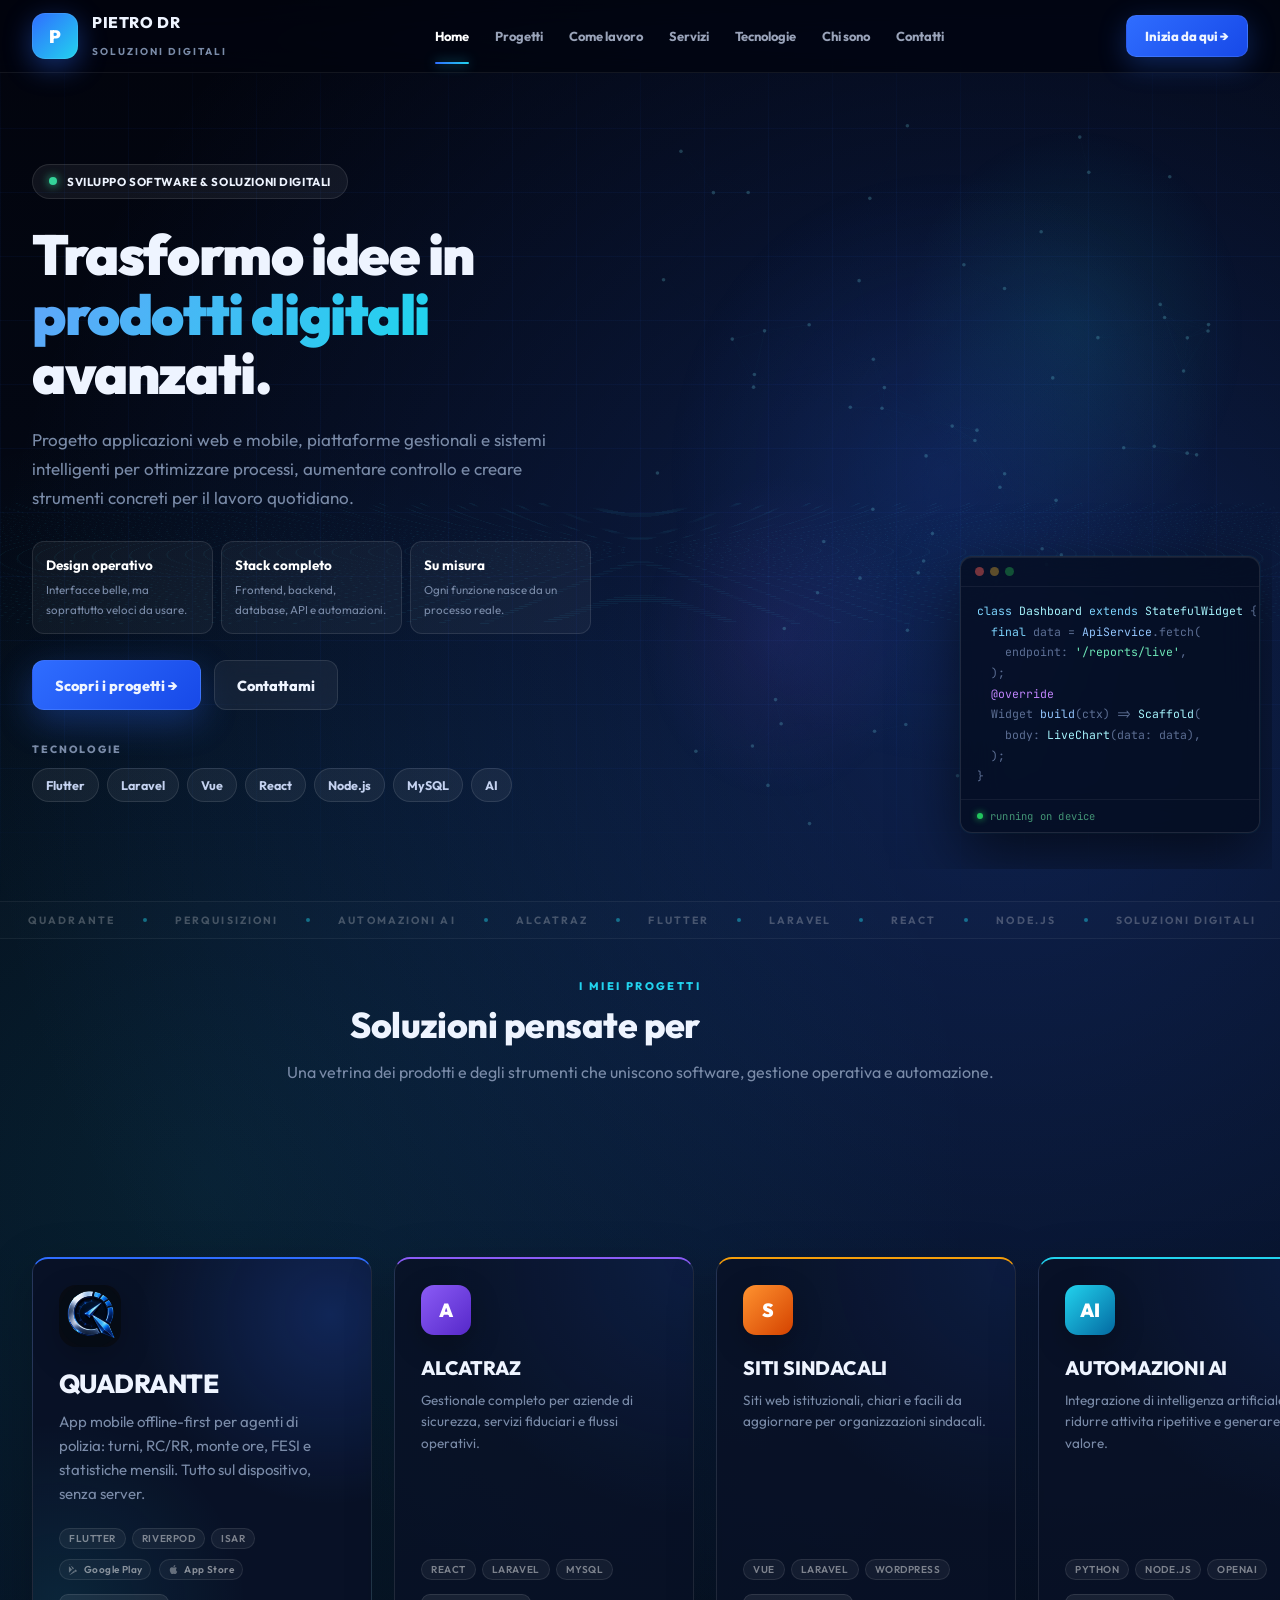
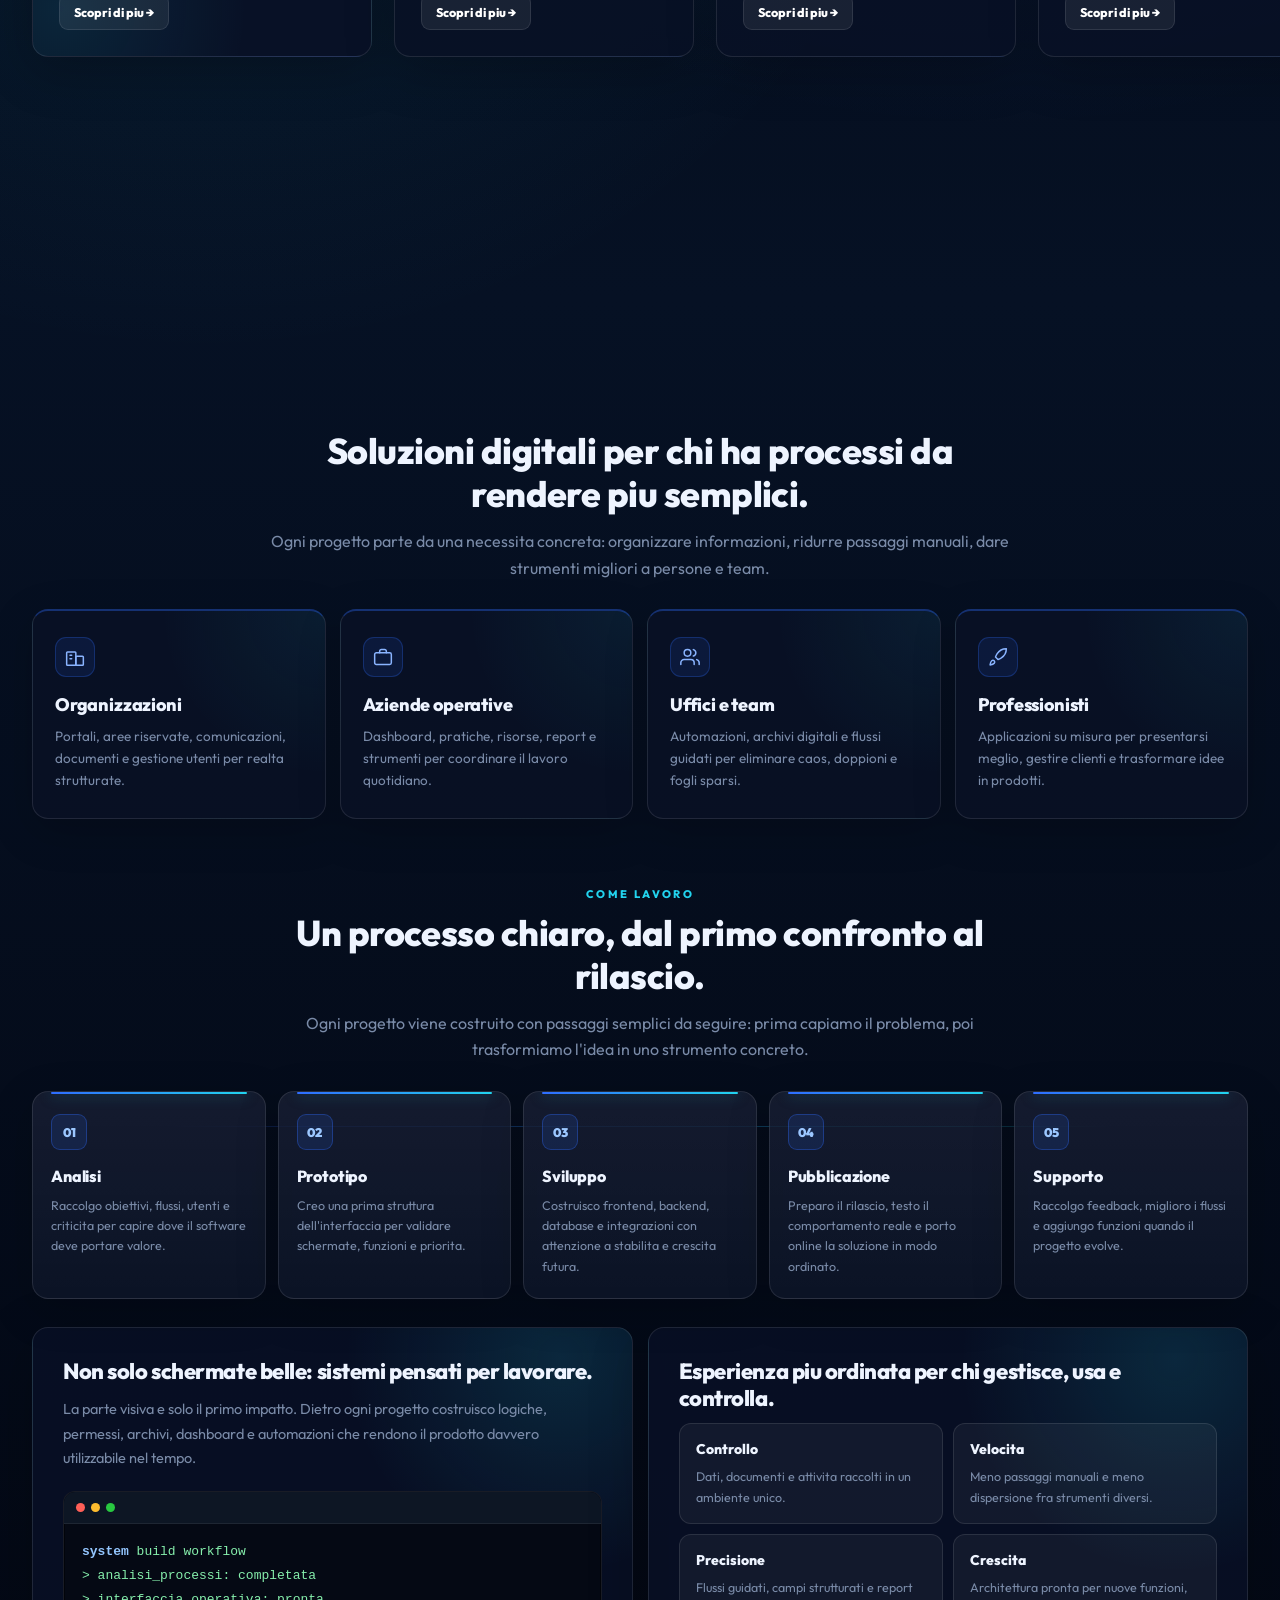
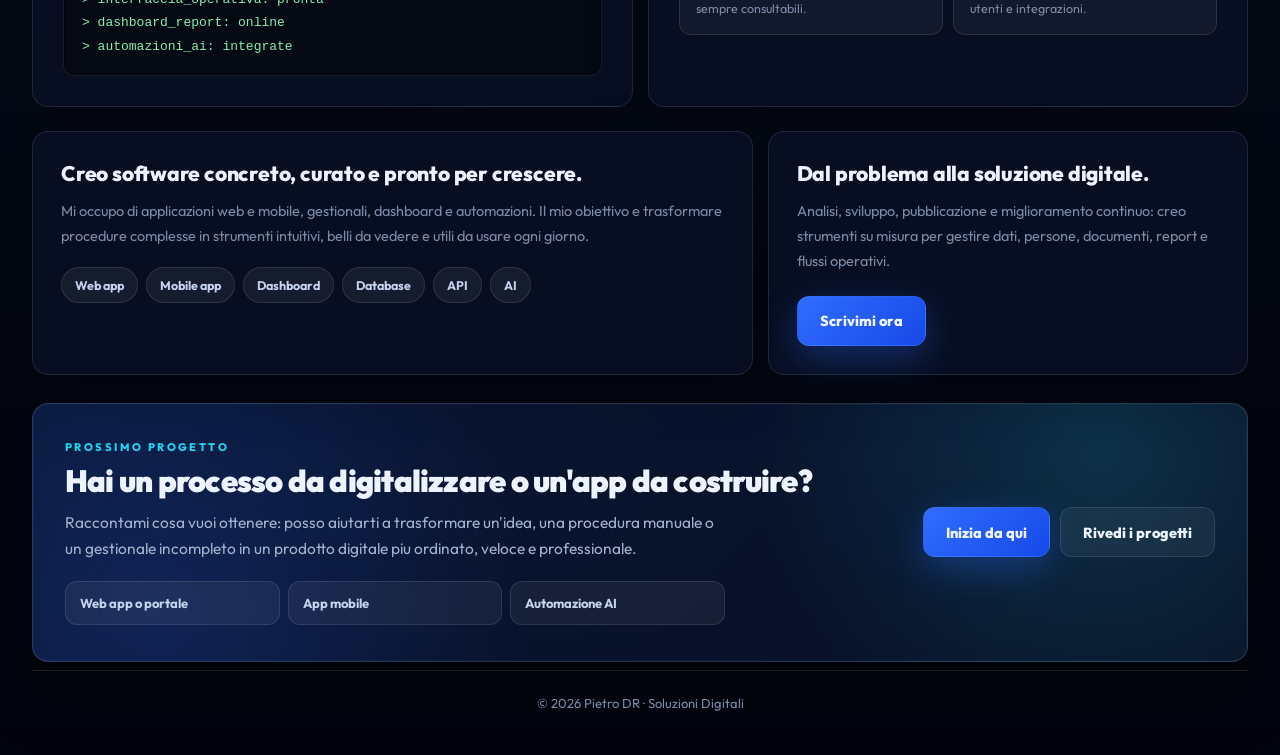
<file: index.html>
<!DOCTYPE html>
<html lang="it">
<head>
  <meta charset="UTF-8" />
  <meta name="viewport" content="width=device-width, initial-scale=1.0" />
  <title>Pietro DR | Soluzioni Digitali</title>
  <meta name="description" content="Sviluppo software, app mobile, gestionali web, automazioni AI e soluzioni digitali su misura." />
  <meta name="theme-color" content="#030712" />
  <meta property="og:title" content="Pietro DR | Soluzioni Digitali" />
  <meta property="og:description" content="Applicazioni web e mobile, gestionali, dashboard e automazioni AI costruite su misura." />
  <meta property="og:type" content="website" />
  <link rel="preconnect" href="https://fonts.googleapis.com">
  <link rel="preconnect" href="https://fonts.gstatic.com" crossorigin>
  <link href="https://fonts.googleapis.com/css2?family=Outfit:wght@400;500;600;700;800;900&family=JetBrains+Mono:wght@400;500;700&display=swap" rel="stylesheet">
  <link rel="icon" href="data:image/svg+xml,%3Csvg xmlns='http://www.w3.org/2000/svg' viewBox='0 0 64 64'%3E%3Crect width='64' height='64' rx='14' fill='%23030712'/%3E%3Cpath d='M14 45V15h21c8 0 14 6 14 14s-6 14-14 14H25v-9h10c3 0 5-2 5-5s-2-5-5-5H24v21H14z' fill='%2322d3ee'/%3E%3C/svg%3E" />
  <style>
    :root {
      --bg: #030712;
      --panel: rgba(9, 18, 40, .82);
      --line: rgba(255, 255, 255, .10);
      --text: #eef4ff;
      --muted: #7a8ba8;
      --blue: #2f6dff;
      --cyan: #22d3ee;
      --green: #34d399;
      --violet: #8b5cf6;
      --amber: #f59e0b;
      --radius: 16px;
      --t: .28s cubic-bezier(.4, 0, .2, 1);
    }

    *, *::before, *::after { box-sizing: border-box; margin: 0; padding: 0; }
    html { scroll-behavior: smooth; }

    body {
      font-family: 'Outfit', 'Segoe UI', Arial, sans-serif;
      color: var(--text);
      background:
        radial-gradient(circle at 78% 18%, rgba(47, 109, 255, .24), transparent 30%),
        radial-gradient(circle at 16% 30%, rgba(34, 211, 238, .10), transparent 26%),
        linear-gradient(180deg, #02040d 0%, #061124 48%, #02040d 100%);
      overflow-x: hidden;
      min-height: 100dvh;
    }

    body::before {
      content: "";
      position: fixed;
      inset: 0;
      z-index: -2;
      background-image:
        linear-gradient(rgba(47, 109, 255, .05) 1px, transparent 1px),
        linear-gradient(90deg, rgba(47, 109, 255, .05) 1px, transparent 1px);
      background-size: 64px 64px;
      mask-image: linear-gradient(to bottom, transparent 0%, black 16%, black 82%, transparent 100%);
      pointer-events: none;
    }

    body::after {
      content: "";
      position: fixed;
      left: -10%; right: -10%;
      top: 420px;
      height: 260px;
      z-index: -1;
      background: repeating-radial-gradient(ellipse at center, rgba(34, 211, 238, .22) 0 1px, transparent 1px 18px);
      transform: perspective(520px) rotateX(64deg);
      opacity: .32;
      pointer-events: none;
    }

    a { color: inherit; text-decoration: none; }

    .wrap {
      width: min(1360px, calc(100% - 64px));
      margin: auto;
    }

    /* ── HEADER ── */
    header {
      position: sticky;
      top: 0;
      z-index: 100;
      background: rgba(2, 4, 13, .78);
      backdrop-filter: blur(24px) saturate(160%);
      -webkit-backdrop-filter: blur(24px) saturate(160%);
      border-bottom: 1px solid rgba(255, 255, 255, .07);
    }

    .inner {
      width: min(1360px, calc(100% - 64px));
      margin: auto;
      height: 72px;
      display: flex;
      align-items: center;
      justify-content: space-between;
      gap: 28px;
    }

    .brand {
      display: flex;
      align-items: center;
      gap: 14px;
      min-width: 220px;
      flex-shrink: 0;
    }

    .logo {
      width: 46px;
      height: 46px;
      border-radius: 13px;
      display: grid;
      place-items: center;
      background: linear-gradient(135deg, var(--blue), var(--cyan));
      box-shadow: 0 8px 28px rgba(47, 109, 255, .42), 0 0 0 1px rgba(255,255,255,.08) inset;
      color: #fff;
      font-weight: 900;
      font-size: 18px;
      letter-spacing: -.04em;
      flex-shrink: 0;
    }

    .brand h2 {
      font-size: 15.5px;
      font-weight: 800;
      letter-spacing: .04em;
      line-height: 1.1;
    }

    .brand span {
      display: block;
      margin-top: 4px;
      color: var(--muted);
      font-size: 10px;
      font-weight: 700;
      letter-spacing: .2em;
      text-transform: uppercase;
    }

    nav {
      display: flex;
      align-items: center;
      gap: 26px;
      font-size: 13px;
      font-weight: 700;
      color: #c4d0e8;
    }

    nav a {
      position: relative;
      padding: 8px 0;
      opacity: .78;
      transition: opacity var(--t), color var(--t);
    }

    nav a:hover, nav a.active { opacity: 1; color: #fff; }

    nav a.active::after {
      content: "";
      position: absolute;
      left: 0; right: 0; bottom: -12px;
      height: 2px;
      border-radius: 999px;
      background: linear-gradient(90deg, var(--blue), var(--cyan));
      box-shadow: 0 0 12px rgba(34, 211, 238, .7);
    }

    .top-btn {
      display: inline-flex;
      align-items: center;
      gap: 9px;
      height: 42px;
      padding: 0 18px;
      border-radius: 10px;
      border: 1px solid rgba(255,255,255,.08);
      font-size: 13px;
      font-weight: 800;
      background: linear-gradient(135deg, var(--blue), #1749e8);
      box-shadow: 0 8px 28px rgba(47, 109, 255, .3);
      transition: transform var(--t), box-shadow var(--t), border-color var(--t);
      flex-shrink: 0;
      white-space: nowrap;
      cursor: pointer;
    }

    .top-btn:hover {
      transform: translateY(-2px);
      box-shadow: 0 14px 38px rgba(47, 109, 255, .46);
      border-color: rgba(34, 211, 238, .28);
    }

    /* ── BUTTONS ── */
    .btn {
      display: inline-flex;
      align-items: center;
      justify-content: center;
      gap: 10px;
      min-height: 50px;
      padding: 0 22px;
      border-radius: 12px;
      border: 1px solid var(--line);
      font-family: 'Outfit', sans-serif;
      font-size: 14.5px;
      font-weight: 800;
      cursor: pointer;
      transition: transform var(--t), box-shadow var(--t), border-color var(--t), background var(--t);
      white-space: nowrap;
    }

    .btn-primary {
      background: linear-gradient(135deg, var(--blue), #1749e8);
      border-color: rgba(255,255,255,.08);
      box-shadow: 0 12px 36px rgba(47, 109, 255, .32);
    }

    .btn-ghost {
      background: rgba(255,255,255,.055);
      backdrop-filter: blur(12px);
    }

    .btn:hover {
      transform: translateY(-3px);
      border-color: rgba(34, 211, 238, .36);
    }

    .btn-primary:hover { box-shadow: 0 20px 50px rgba(47, 109, 255, .48); }
    .btn:active { transform: translateY(-1px) scale(.98); }

    /* ── HERO ── */
    .hero {
      min-height: calc(100dvh - 72px);
      display: grid;
      grid-template-columns: 46% 54%;
      align-items: center;
      gap: 24px;
      padding: 24px 0 32px;
    }

    .pill {
      display: inline-flex;
      align-items: center;
      gap: 10px;
      padding: 9px 16px;
      border-radius: 999px;
      background: rgba(255,255,255,.06);
      border: 1px solid var(--line);
      color: #eef4ff;
      font-size: 11.5px;
      font-weight: 700;
      letter-spacing: .05em;
      text-transform: uppercase;
      margin-bottom: 26px;
    }

    .pill i {
      width: 8px;
      height: 8px;
      border-radius: 50%;
      background: var(--green);
      box-shadow: 0 0 10px var(--green);
      display: block;
      flex-shrink: 0;
    }

    h1 {
      font-size: clamp(40px, 4.4vw, 68px);
      line-height: 1.06;
      letter-spacing: -.025em;
      font-weight: 900;
      margin-bottom: 22px;
    }

    .accent-text {
      background: linear-gradient(120deg, #60a5fa 0%, var(--cyan) 50%, #818cf8 100%);
      background-size: 200% auto;
      -webkit-background-clip: text;
      -webkit-text-fill-color: transparent;
      background-clip: text;
      animation: shimmer 5s linear infinite;
    }

    @keyframes shimmer {
      to { background-position: 200% center; }
    }

    .lead {
      max-width: 560px;
      color: var(--muted);
      font-size: 17px;
      line-height: 1.7;
      margin-bottom: 28px;
      font-weight: 400;
    }

    .hero-proof {
      display: grid;
      grid-template-columns: repeat(3, minmax(0, 1fr));
      gap: 8px;
      margin-bottom: 26px;
    }

    .proof-chip {
      padding: 14px 13px;
      border-radius: 12px;
      background: rgba(255,255,255,.045);
      border: 1px solid var(--line);
      transition: border-color var(--t), background var(--t);
    }

    .proof-chip:hover {
      border-color: rgba(34, 211, 238, .3);
      background: rgba(34, 211, 238, .04);
    }

    .proof-chip strong {
      display: block;
      color: #fff;
      font-size: 13.5px;
      font-weight: 700;
      margin-bottom: 4px;
    }

    .proof-chip span {
      color: var(--muted);
      font-size: 11.5px;
      line-height: 1.46;
    }

    .hero-actions {
      display: flex;
      align-items: center;
      gap: 13px;
      flex-wrap: wrap;
      margin-bottom: 32px;
    }

    .tech-title {
      color: var(--muted);
      letter-spacing: .18em;
      font-size: 10.5px;
      font-weight: 800;
      margin-bottom: 12px;
      text-transform: uppercase;
    }

    .techs {
      display: flex;
      flex-wrap: wrap;
      gap: 8px;
      align-items: center;
    }

    .tech {
      display: inline-flex;
      align-items: center;
      min-height: 34px;
      padding: 0 13px;
      border-radius: 999px;
      background: rgba(255,255,255,.06);
      border: 1px solid var(--line);
      color: #c4d2f0;
      font-size: 12.5px;
      font-weight: 700;
      transition: border-color var(--t), background var(--t), color var(--t);
    }

    .tech:hover {
      border-color: rgba(34, 211, 238, .32);
      background: rgba(34, 211, 238, .06);
      color: #fff;
    }

    /* ── VISUAL MOCKUP ── */
    .visual {
      position: relative;
      min-height: 520px;
    }

    .orbit-card {
      position: absolute;
      left: 8px;
      bottom: 28px;
      z-index: 5;
      width: 228px;
      padding: 16px;
      border-radius: 14px;
      background: rgba(9, 18, 40, .88);
      border: 1px solid rgba(255, 255, 255, .13);
      box-shadow: 0 24px 70px rgba(0, 0, 0, .38);
      backdrop-filter: blur(16px);
    }

    .orbit-card small {
      display: block;
      color: var(--cyan);
      font-size: 11px;
      font-weight: 800;
      letter-spacing: .12em;
      text-transform: uppercase;
      margin-bottom: 8px;
    }

    .orbit-card strong {
      display: block;
      font-size: 23px;
      font-weight: 900;
      margin-bottom: 8px;
    }

    .orbit-card span {
      color: var(--muted);
      font-size: 12.5px;
      line-height: 1.5;
    }

    .laptop {
      position: absolute;
      right: 72px;
      top: 12px;
      transition: translate .55s cubic-bezier(.4, 0, .2, 1);
      width: 650px;
      height: 420px;
      border: 1px solid rgba(255, 255, 255, .26);
      border-radius: 24px 24px 14px 14px;
      background:
        linear-gradient(145deg, rgba(255, 255, 255, .15), transparent 16%),
        linear-gradient(180deg, #202939 0%, #07101f 10%, #030711 100%);
      box-shadow:
        0 42px 100px rgba(0, 0, 0, .56),
        inset 0 1px 0 rgba(255, 255, 255, .24),
        inset 0 -1px 0 rgba(0, 0, 0, .8);
      padding: 18px;
    }

    .laptop::before {
      content: "";
      position: absolute;
      top: 7px;
      left: 50%;
      width: 7px;
      height: 7px;
      transform: translateX(-50%);
      border-radius: 50%;
      background: #02040a;
      border: 1px solid rgba(255, 255, 255, .16);
      box-shadow: 0 0 0 2px rgba(0, 0, 0, .32);
    }

    .laptop::after {
      content: "";
      position: absolute;
      left: -64px;
      right: -64px;
      bottom: -32px;
      height: 32px;
      border-radius: 0 0 48px 48px;
      background:
        radial-gradient(ellipse at center top, rgba(255, 255, 255, .40) 0 13%, transparent 14%),
        linear-gradient(180deg, #d4d8de, #78808c 48%, #222836 100%);
      box-shadow: 0 20px 45px rgba(0, 0, 0, .42);
    }

    .screen {
      height: 100%;
      display: flex;
      flex-direction: column;
      overflow: hidden;
      border-radius: 10px;
      background: #071225;
      border: 1px solid rgba(255, 255, 255, .09);
      box-shadow:
        inset 0 0 0 1px rgba(0, 0, 0, .68),
        inset 0 22px 70px rgba(255, 255, 255, .02);
      position: relative;
    }

    .screen::after {
      content: "";
      position: absolute;
      inset: 0;
      pointer-events: none;
      background: linear-gradient(115deg, rgba(255, 255, 255, .10), transparent 32%, transparent 74%, rgba(255, 255, 255, .03));
      mix-blend-mode: screen;
    }

    .browser-chrome {
      height: 34px;
      display: flex;
      align-items: center;
      gap: 10px;
      padding: 0 13px;
      background: linear-gradient(180deg, #111a2c, #0b1424);
      border-bottom: 1px solid rgba(255, 255, 255, .07);
      position: relative;
      z-index: 1;
    }

    .window-dots { display: flex; gap: 6px; }
    .window-dots span { width: 9px; height: 9px; border-radius: 50%; background: #ff5f57; }
    .window-dots span:nth-child(2) { background: #febc2e; }
    .window-dots span:nth-child(3) { background: #28c840; }

    .address-bar {
      flex: 1;
      height: 18px;
      display: flex;
      align-items: center;
      padding: 0 10px;
      border-radius: 999px;
      background: rgba(255, 255, 255, .07);
      color: #8a9cb8;
      font-size: 10px;
      font-weight: 700;
    }

    .app-window {
      min-height: 0;
      flex: 1;
      display: grid;
      grid-template-columns: 148px 1fr;
      position: relative;
      z-index: 1;
    }

    .side {
      background: rgba(0, 0, 0, .28);
      padding: 20px 14px;
      border-right: 1px solid rgba(255, 255, 255, .07);
    }

    .app-title {
      display: flex;
      align-items: center;
      gap: 10px;
      font-weight: 900;
      font-size: 12.5px;
      margin-bottom: 22px;
    }

    .shield {
      width: 24px;
      height: 24px;
      border-radius: 7px;
      display: grid;
      place-items: center;
      background: linear-gradient(135deg, var(--blue), var(--cyan));
      font-size: 11px;
    }

    .menu-item {
      min-height: 30px;
      display: flex;
      align-items: center;
      gap: 8px;
      padding: 0 10px;
      border-radius: 7px;
      color: #c8d4e8;
      font-size: 11px;
      font-weight: 700;
      margin-bottom: 6px;
    }

    .menu-dot {
      width: 6px;
      height: 6px;
      border-radius: 50%;
      background: rgba(255, 255, 255, .25);
      flex-shrink: 0;
    }

    .menu-item.active { background: var(--blue); color: #fff; }
    .menu-item.active .menu-dot { background: rgba(255,255,255,.8); }

    .dash { padding: 22px; }

    .dash-top {
      display: flex;
      justify-content: space-between;
      align-items: center;
      margin-bottom: 16px;
    }

    .dash-top h3 { font-size: 20px; font-weight: 800; }

    .user {
      display: flex;
      align-items: center;
      gap: 8px;
      font-size: 10px;
      color: #c4d2e4;
    }

    .avatar {
      width: 26px;
      height: 26px;
      border-radius: 50%;
      background: linear-gradient(135deg, #c8d4f0, #6e7e9a);
    }

    .numbers {
      display: grid;
      grid-template-columns: repeat(4, 1fr);
      gap: 10px;
      margin-bottom: 13px;
    }

    .num {
      background: rgba(255, 255, 255, .05);
      border: 1px solid rgba(255, 255, 255, .07);
      border-radius: 9px;
      padding: 12px;
    }

    .num small { color: #8a9cb8; font-size: 9px; font-weight: 800; }
    .num strong { display: block; font-size: 24px; font-weight: 900; margin-top: 6px; }

    .dash-grid {
      display: grid;
      grid-template-columns: 1.1fr .9fr;
      gap: 12px;
    }

    .panel {
      background: rgba(255, 255, 255, .04);
      border: 1px solid rgba(255, 255, 255, .07);
      border-radius: 9px;
      padding: 13px;
      min-height: 120px;
    }

    .panel b { font-size: 12.5px; font-weight: 800; }

    .chart {
      height: 80px;
      margin-top: 10px;
      border-bottom: 1px solid rgba(255, 255, 255, .10);
      background:
        linear-gradient(135deg, transparent 8%, rgba(34, 211, 238, .28) 9%, transparent 10%),
        linear-gradient(160deg, transparent 25%, rgba(47, 109, 255, .52) 26%, transparent 27%),
        linear-gradient(30deg, transparent 48%, rgba(52, 211, 153, .60) 49%, transparent 50%),
        linear-gradient(140deg, transparent 70%, rgba(139, 92, 246, .72) 71%, transparent 72%);
    }

    .list-row {
      display: flex;
      justify-content: space-between;
      gap: 8px;
      color: #c0ccdf;
      font-size: 10.5px;
      padding: 7px 0;
      border-bottom: 1px solid rgba(255, 255, 255, .05);
    }

    .circle {
      width: 90px;
      height: 90px;
      border-radius: 50%;
      margin: 9px auto 0;
      border: 9px solid rgba(255, 255, 255, .07);
      border-top-color: var(--green);
      border-right-color: var(--green);
      display: grid;
      place-items: center;
      font-size: 24px;
      font-weight: 900;
    }

    .phone {
      position: absolute;
      right: 4px;
      top: 148px;
      width: 190px;
      height: 360px;
      border-radius: 34px;
      background:
        linear-gradient(145deg, rgba(255, 255, 255, .18), transparent 18%),
        linear-gradient(180deg, #262d3b, #050810 26%, #02040a);
      border: 1px solid rgba(255, 255, 255, .24);
      box-shadow:
        0 34px 86px rgba(0, 0, 0, .64),
        inset 0 0 0 2px rgba(0, 0, 0, .72),
        inset 0 1px 0 rgba(255, 255, 255, .2);
      padding: 12px;
      z-index: 4;
      animation: phoneFloat 5.5s ease-in-out infinite;
      transition: translate .55s cubic-bezier(.4, 0, .2, 1);
    }

    @keyframes phoneFloat {
      0%, 100% { transform: translateY(0); }
      50% { transform: translateY(-10px); }
    }

    .phone::before {
      content: "";
      position: absolute;
      top: 15px;
      left: 50%;
      transform: translateX(-50%);
      width: 72px;
      height: 20px;
      background: #050810;
      border-radius: 999px;
      z-index: 5;
      box-shadow: inset 0 1px 1px rgba(255, 255, 255, .07);
    }

    .phone::after {
      content: "";
      position: absolute;
      right: -4px;
      top: 92px;
      width: 3px;
      height: 58px;
      border-radius: 0 4px 4px 0;
      background: #1e2638;
    }

    .phone-screen {
      height: 100%;
      border-radius: 25px;
      background:
        radial-gradient(circle at 80% 0%, rgba(47, 109, 255, .26), transparent 34%),
        linear-gradient(180deg, #111b34, #071225 52%, #040914);
      padding: 34px 12px 12px;
      overflow: hidden;
      border: 1px solid rgba(255, 255, 255, .07);
      position: relative;
    }

    .phone-status {
      position: absolute;
      top: 10px;
      left: 14px;
      right: 14px;
      display: flex;
      align-items: center;
      justify-content: space-between;
      color: rgba(255, 255, 255, .76);
      font-size: 9px;
      font-weight: 900;
    }

    .phone-icons { display: flex; align-items: center; gap: 4px; }

    .phone-icons span {
      display: block;
      width: 12px;
      height: 6px;
      border-radius: 2px;
      border: 1px solid rgba(255, 255, 255, .7);
      position: relative;
    }

    .phone-icons span::after {
      content: "";
      position: absolute;
      inset: 1px 3px 1px 1px;
      background: rgba(255, 255, 255, .78);
      border-radius: 1px;
    }

    .phone-home {
      position: absolute;
      left: 50%;
      bottom: 6px;
      width: 58px;
      height: 4px;
      transform: translateX(-50%);
      border-radius: 999px;
      background: rgba(255, 255, 255, .38);
    }

    .phone-title { font-size: 18px; font-weight: 900; margin-bottom: 10px; }

    .phone-btn {
      min-height: 34px;
      border-radius: 8px;
      background: linear-gradient(135deg, rgba(47, 109, 255, .52), rgba(34, 211, 238, .2));
      border: 1px solid rgba(255, 255, 255, .07);
      display: flex;
      align-items: center;
      justify-content: space-between;
      padding: 0 9px;
      font-size: 10px;
      font-weight: 800;
      margin-bottom: 10px;
    }

    .phone-grid { display: grid; grid-template-columns: 1fr 1fr; gap: 7px; margin-bottom: 10px; }

    .phone-tile {
      min-height: 54px;
      border-radius: 8px;
      background: linear-gradient(135deg, rgba(139, 92, 246, .32), rgba(255, 255, 255, .05));
      display: flex;
      flex-direction: column;
      justify-content: center;
      gap: 5px;
      padding: 8px;
      text-align: center;
      color: #eef4ff;
      font-size: 9.5px;
      font-weight: 800;
      border: 1px solid rgba(255, 255, 255, .07);
    }

    .phone-tile b {
      width: 18px; height: 18px;
      display: block;
      margin: 0 auto;
      border-radius: 6px;
      background: rgba(255, 255, 255, .16);
      border: 1px solid rgba(255, 255, 255, .09);
    }

    .phone-tile:nth-child(3),
    .phone-tile:nth-child(4) { background: linear-gradient(135deg, rgba(34, 211, 238, .22), rgba(255, 255, 255, .04)); }

    .signal { font-size: 10.5px; color: #c8d4e8; margin: 9px 0; font-weight: 800; }

    .mini-row {
      display: flex;
      justify-content: space-between;
      gap: 8px;
      padding: 7px 8px;
      border-radius: 7px;
      background: rgba(0, 0, 0, .18);
      color: #9aabc0;
      font-size: 9px;
      margin-bottom: 6px;
    }

    /* ── SECTION BASE ── */
    section { scroll-margin-top: 80px; }

    .section-label {
      display: block;
      color: var(--cyan);
      font-size: 11px;
      font-weight: 800;
      letter-spacing: .22em;
      text-transform: uppercase;
      margin-bottom: 10px;
    }

    .section-head {
      text-align: center;
      max-width: 740px;
      margin: 0 auto 28px;
    }

    h2 {
      font-size: clamp(26px, 2.8vw, 40px);
      line-height: 1.13;
      letter-spacing: -.015em;
      font-weight: 800;
      margin-bottom: 13px;
    }

    .section-head p {
      color: var(--muted);
      font-size: 16px;
      line-height: 1.66;
      font-weight: 400;
    }

    /* ── PROJECT CARDS (BENTO) ── */
    #progetti { padding-top: 24px; }

    .cards {
      display: grid;
      grid-template-columns: repeat(3, 1fr);
      gap: 15px;
      margin-top: 8px;
    }

    .card {
      padding: 26px;
      border-radius: var(--radius);
      background:
        radial-gradient(circle at top right, rgba(47,109,255,.12), transparent 52%),
        rgba(9, 17, 38, .84);
      border: 1px solid var(--line);
      box-shadow: 0 14px 50px rgba(0,0,0,.22);
      transition: transform var(--t), border-color var(--t), box-shadow var(--t);
      position: relative;
      overflow: hidden;
    }

    .card::before {
      content: "";
      position: absolute;
      inset: 0;
      background: linear-gradient(110deg, transparent 22%, rgba(255,255,255,.055), transparent 78%);
      transform: translateX(-100%);
      transition: transform .55s ease;
      pointer-events: none;
    }

    .card:hover {
      transform: translateY(-7px);
      border-color: rgba(34, 211, 238, .4);
      box-shadow: 0 26px 72px rgba(0,0,0,.3), 0 0 0 1px rgba(34,211,238,.12) inset;
    }

    .card:hover::before { transform: translateX(100%); }

    /* 3D tilt shine overlay */
    .card::after {
      content: '';
      position: absolute;
      inset: 0;
      border-radius: inherit;
      pointer-events: none;
      z-index: 2;
      opacity: 0;
      background: radial-gradient(circle at var(--sx, 50%) var(--sy, 50%), rgba(255,255,255,.16) 0%, transparent 58%);
      transition: opacity .25s ease;
    }

    .card.is-tilted { transition: border-color var(--t), box-shadow var(--t); }
    .card.is-tilted::after { opacity: 1; }

    /* QUADRANTE featured - spans 2 columns */
    .card:first-child {
      grid-column: span 2;
      background:
        radial-gradient(circle at 88% 14%, rgba(47,109,255,.22), transparent 42%),
        radial-gradient(circle at 8% 88%, rgba(34,211,238,.10), transparent 40%),
        rgba(9, 17, 38, .90);
    }

    .card:first-child .icon { width: 62px; height: 62px; border-radius: 17px; font-size: 24px; }
    .card:first-child h3 { font-size: 26px; letter-spacing: -.02em; }
    .card:first-child p { font-size: 15px; max-width: 460px; }

    .icon {
      width: 50px;
      height: 50px;
      border-radius: 13px;
      display: grid;
      place-items: center;
      margin-bottom: 20px;
      color: #fff;
      font-size: 19px;
      font-weight: 900;
      box-shadow: 0 10px 30px rgba(0,0,0,.24);
      flex-shrink: 0;
    }

    .icon-blue     { background: linear-gradient(135deg, #2f6dff, #1040d4); }
    .icon-quadrante {
      background-color: #040b1a;
      background-image: url('assets/quadrante/splash.png');
      background-size: 225%;
      background-position: 49% 48%;
      overflow: hidden;
    }
    .icon-purple { background: linear-gradient(135deg, #8b5cf6, #5628c9); }
    .icon-green  { background: linear-gradient(135deg, #34d399, #0a7a42); }
    .icon-orange { background: linear-gradient(135deg, #ff9330, #d44200); }
    .icon-cyan   { background: linear-gradient(135deg, #22d3ee, #0369a1); }

    .card h3 {
      font-size: 19.5px;
      font-weight: 800;
      margin-bottom: 10px;
      letter-spacing: -.01em;
    }

    .card p {
      color: var(--muted);
      font-size: 13.5px;
      line-height: 1.6;
    }

    .project-meta {
      display: flex;
      flex-wrap: wrap;
      gap: 7px;
      margin: 16px 0 4px;
    }

    .project-meta span {
      padding: 5px 10px;
      border-radius: 999px;
      background: rgba(255,255,255,.06);
      border: 1px solid rgba(255,255,255,.09);
      color: #b8cae8;
      font-size: 11px;
      font-weight: 700;
    }

    .more {
      display: inline-flex;
      align-items: center;
      gap: 8px;
      margin-top: 16px;
      min-height: 36px;
      padding: 0 14px;
      border-radius: 9px;
      background: rgba(255,255,255,.07);
      border: 1px solid var(--line);
      color: #fff;
      font-size: 12.5px;
      font-weight: 800;
      transition: background var(--t), border-color var(--t), transform var(--t);
    }

    .more:hover {
      background: rgba(34,211,238,.11);
      border-color: rgba(34,211,238,.32);
      transform: translateX(4px);
    }

    /* ── STATS BAR ── */
    .stats-bar {
      margin: 18px 0 44px;
      display: grid;
      grid-template-columns: repeat(4, 1fr);
      background: rgba(9, 18, 40, .76);
      border: 1px solid var(--line);
      border-radius: var(--radius);
      box-shadow: 0 18px 58px rgba(0,0,0,.22);
      overflow: hidden;
    }

    .stat-item {
      display: flex;
      flex-direction: column;
      align-items: center;
      justify-content: center;
      gap: 5px;
      padding: 30px 16px;
      position: relative;
      text-align: center;
      transition: background var(--t);
    }

    .stat-item:hover { background: rgba(255,255,255,.025); }

    .stat-item:not(:last-child)::after {
      content: "";
      position: absolute;
      right: 0;
      top: 22%;
      bottom: 22%;
      width: 1px;
      background: var(--line);
    }

    .stat-big {
      font-size: 48px;
      font-weight: 900;
      letter-spacing: -.04em;
      line-height: 1;
      color: #fff;
    }

    .stat-big sup {
      font-size: 24px;
      font-weight: 900;
      vertical-align: super;
      letter-spacing: 0;
    }

    .stat-small {
      color: var(--muted);
      font-size: 13px;
      font-weight: 500;
      margin-top: 3px;
    }

    /* ── AUDIENCE ── */
    .audience-section { padding: 52px 0 16px; }

    .audience-grid {
      display: grid;
      grid-template-columns: repeat(4, 1fr);
      gap: 14px;
      margin-top: 28px;
    }

    .audience-card {
      padding: 26px 22px;
      border-radius: var(--radius);
      background:
        radial-gradient(circle at top right, rgba(34,211,238,.07), transparent 46%),
        rgba(9, 17, 38, .78);
      border: 1px solid var(--line);
      border-top: 2px solid rgba(47, 109, 255, .36);
      box-shadow: 0 12px 44px rgba(0,0,0,.18);
      transition: transform var(--t), border-color var(--t), border-top-color var(--t);
    }

    .audience-card:hover {
      transform: translateY(-5px);
      border-color: rgba(34, 211, 238, .28);
      border-top-color: var(--cyan);
    }

    .audience-icon {
      width: 40px;
      height: 40px;
      border-radius: 11px;
      background: rgba(47,109,255,.11);
      border: 1px solid rgba(47,109,255,.26);
      color: #8ab4ff;
      display: grid;
      place-items: center;
      margin-bottom: 16px;
    }

    .audience-card strong {
      display: block;
      font-size: 18px;
      font-weight: 800;
      margin-bottom: 10px;
      letter-spacing: -.01em;
    }

    .audience-card span {
      display: block;
      color: var(--muted);
      font-size: 13.5px;
      line-height: 1.62;
    }

    /* ── PROCESS ── */
    .process-section { padding: 52px 0 24px; }

    .process-grid {
      display: grid;
      grid-template-columns: repeat(5, 1fr);
      gap: 12px;
      margin-top: 28px;
      position: relative;
    }

    .process-grid::before {
      content: "";
      position: absolute;
      top: 35px;
      left: calc(10% + 10px);
      right: calc(10% + 10px);
      height: 1px;
      background: linear-gradient(90deg, transparent, rgba(47,109,255,.28) 18%, rgba(34,211,238,.28) 82%, transparent);
      pointer-events: none;
      z-index: 0;
    }

    .process-card {
      position: relative;
      z-index: 1;
      padding: 22px 18px;
      border-radius: var(--radius);
      background:
        linear-gradient(180deg, rgba(255,255,255,.055), rgba(255,255,255,.018)),
        rgba(9, 17, 38, .76);
      border: 1px solid var(--line);
      box-shadow: 0 12px 44px rgba(0,0,0,.18);
      transition: transform var(--t), border-color var(--t);
      overflow: hidden;
    }

    .process-card::before {
      content: "";
      position: absolute;
      top: 0;
      left: 18px;
      right: 18px;
      height: 2px;
      border-radius: 999px;
      background: linear-gradient(90deg, var(--blue), var(--cyan));
      box-shadow: 0 0 14px rgba(34, 211, 238, .5);
    }

    .process-card:hover {
      transform: translateY(-6px);
      border-color: rgba(47, 109, 255, .38);
    }

    .process-step {
      width: 36px;
      height: 36px;
      display: grid;
      place-items: center;
      border-radius: 9px;
      background: rgba(47, 109, 255, .13);
      border: 1px solid rgba(47, 109, 255, .34);
      color: #9cc7ff;
      font-size: 12.5px;
      font-weight: 900;
      margin-bottom: 16px;
    }

    .process-card h3 { font-size: 16px; font-weight: 800; margin-bottom: 9px; letter-spacing: -.01em; }
    .process-card p { color: var(--muted); font-size: 12.5px; line-height: 1.62; }

    /* ── IMPACT ── */
    .impact-section {
      margin: 4px 0 24px;
      display: grid;
      grid-template-columns: 1fr 1fr;
      gap: 15px;
    }

    .impact-panel {
      padding: 30px;
      border-radius: var(--radius);
      background:
        radial-gradient(circle at 88% 8%, rgba(34, 211, 238, .13), transparent 34%),
        rgba(9, 17, 38, .82);
      border: 1px solid var(--line);
      box-shadow: 0 18px 60px rgba(0,0,0,.22);
    }

    .impact-panel h3 {
      font-size: 22px;
      font-weight: 800;
      letter-spacing: -.02em;
      margin-bottom: 12px;
      line-height: 1.22;
    }

    .impact-panel p {
      color: var(--muted);
      font-size: 14.5px;
      line-height: 1.72;
      margin-bottom: 20px;
    }

    .terminal {
      border-radius: 12px;
      overflow: hidden;
      background: #050914;
      border: 1px solid rgba(255,255,255,.08);
      box-shadow: inset 0 0 0 1px rgba(0,0,0,.5);
    }

    .terminal-top {
      height: 32px;
      display: flex;
      align-items: center;
      gap: 6px;
      padding: 0 12px;
      background: #0d1624;
      border-bottom: 1px solid rgba(255,255,255,.07);
    }

    .terminal-top span { width: 9px; height: 9px; border-radius: 50%; background: #ff5f57; }
    .terminal-top span:nth-child(2) { background: #febc2e; }
    .terminal-top span:nth-child(3) { background: #28c840; }

    .terminal-body {
      padding: 16px 18px;
      font-family: 'Consolas', 'Courier New', monospace;
      font-size: 13px;
      line-height: 1.82;
      color: #86efac;
    }

    .terminal-body em { color: #93c5fd; font-style: normal; font-weight: 700; }

    .feature-grid {
      display: grid;
      grid-template-columns: 1fr 1fr;
      gap: 10px;
      margin-top: 4px;
    }

    .feature {
      padding: 16px;
      border-radius: 12px;
      background: rgba(255,255,255,.048);
      border: 1px solid var(--line);
      transition: border-color var(--t), background var(--t);
    }

    .feature:hover {
      border-color: rgba(34,211,238,.24);
      background: rgba(34,211,238,.04);
    }

    .feature strong { display: block; font-size: 14px; font-weight: 800; margin-bottom: 7px; }
    .feature span { color: var(--muted); font-size: 12.5px; line-height: 1.52; }

    /* ── ABOUT / SERVICES ── */
    .about-contact {
      display: grid;
      grid-template-columns: 1.2fr .8fr;
      gap: 15px;
      margin: 24px 0 8px;
    }

    .info-panel {
      padding: 28px;
      border-radius: var(--radius);
      background: rgba(9, 17, 38, .80);
      border: 1px solid var(--line);
      box-shadow: 0 16px 54px rgba(0,0,0,.2);
    }

    .info-panel h3 {
      font-size: 21px;
      font-weight: 800;
      letter-spacing: -.01em;
      margin-bottom: 12px;
      line-height: 1.3;
    }

    .info-panel p { color: var(--muted); font-size: 14.5px; line-height: 1.72; }

    .skill-list { display: flex; flex-wrap: wrap; gap: 8px; margin-top: 18px; }

    .skill {
      padding: 9px 13px;
      border-radius: 999px;
      background: rgba(255,255,255,.06);
      border: 1px solid var(--line);
      color: #c4d2f0;
      font-size: 12.5px;
      font-weight: 700;
      transition: border-color var(--t), background var(--t), color var(--t);
    }

    .skill:hover {
      border-color: rgba(34,211,238,.3);
      background: rgba(34,211,238,.06);
      color: #fff;
    }

    /* ── CTA PANEL ── */
    .cta-panel {
      display: grid;
      grid-template-columns: 1fr auto;
      align-items: center;
      gap: 36px;
      margin: 28px 0 8px;
      padding: 36px 32px;
      border-radius: var(--radius);
      background:
        radial-gradient(circle at 88% 18%, rgba(34, 211, 238, .16), transparent 32%),
        radial-gradient(circle at 10% 80%, rgba(47, 109, 255, .18), transparent 34%),
        linear-gradient(135deg, rgba(47, 109, 255, .16), rgba(9, 17, 38, .92));
      border: 1px solid rgba(255,255,255,.13);
      box-shadow: 0 24px 72px rgba(0,0,0,.28), inset 0 0 0 1px rgba(34,211,238,.05);
    }

    .cta-panel h2 {
      font-size: clamp(21px, 2.4vw, 33px);
      font-weight: 900;
      letter-spacing: -.025em;
      margin-bottom: 10px;
    }

    .cta-panel p {
      max-width: 660px;
      color: #a0b2cc;
      font-size: 15.5px;
      line-height: 1.7;
    }

    .cta-actions {
      display: flex;
      gap: 10px;
      flex-wrap: wrap;
      justify-content: flex-end;
    }

    .cta-options {
      display: grid;
      grid-template-columns: repeat(3, minmax(0, 1fr));
      gap: 8px;
      margin-top: 20px;
      max-width: 660px;
    }

    .cta-option {
      display: block;
      padding: 13px 14px;
      border-radius: 12px;
      background: rgba(255,255,255,.058);
      border: 1px solid rgba(255,255,255,.10);
      color: #c4d4ec;
      font-size: 13px;
      font-weight: 700;
      transition: background var(--t), border-color var(--t), color var(--t);
    }

    .cta-option:hover {
      background: rgba(34,211,238,.09);
      border-color: rgba(34,211,238,.28);
      color: #fff;
    }

    /* ── FOOTER ── */
    footer {
      color: var(--muted);
      text-align: center;
      padding: 24px 0 44px;
      font-size: 13px;
      border-top: 1px solid var(--line);
      margin-top: 8px;
    }

    /* ── TERMINAL ── */
    .hero-terminal {
      position: relative;
      border-radius: 18px;
      background: rgba(3, 6, 18, .94);
      border: 1px solid rgba(255,255,255,.11);
      box-shadow:
        0 0 0 1px rgba(34,211,238,.07) inset,
        0 48px 100px rgba(0,0,0,.65),
        0 0 130px rgba(34,211,238,.06);
      overflow: hidden;
      display: flex;
      flex-direction: column;
      min-height: 430px;
      font-family: 'JetBrains Mono', 'Courier New', monospace;
      font-size: 13px;
      backdrop-filter: blur(16px);
      align-self: center;
    }

    .hero-terminal::before {
      content: '';
      position: absolute;
      top: -80px; right: -80px;
      width: 340px; height: 340px;
      border-radius: 50%;
      background: radial-gradient(circle, rgba(34,211,238,.10) 0%, transparent 70%);
      pointer-events: none;
      z-index: 0;
    }

    .term-chrome {
      display: flex;
      align-items: center;
      gap: 10px;
      padding: 14px 18px;
      border-bottom: 1px solid rgba(255,255,255,.07);
      background: rgba(255,255,255,.028);
      position: relative;
      z-index: 1;
      flex-shrink: 0;
    }

    .term-dots { display: flex; gap: 6px; flex-shrink: 0; }
    .term-dot { width: 12px; height: 12px; border-radius: 50%; }
    .td-red    { background: #ff5f57; }
    .td-yellow { background: #febc2e; }
    .td-green  { background: #28c840; }

    .term-label {
      flex: 1;
      text-align: center;
      font-size: 11px;
      font-weight: 500;
      color: rgba(255,255,255,.32);
      letter-spacing: .07em;
    }

    .term-tag {
      font-size: 9.5px;
      font-weight: 700;
      color: var(--green);
      letter-spacing: .1em;
      text-transform: uppercase;
    }

    .term-body {
      flex: 1;
      padding: 18px 22px 8px;
      overflow-y: auto;
      scrollbar-width: none;
      min-height: 310px;
      mask-image: linear-gradient(to bottom, transparent 0%, black 14%);
      position: relative;
      z-index: 1;
    }

    .term-body::-webkit-scrollbar { display: none; }

    .term-line {
      line-height: 1.75;
      opacity: 0;
      transform: translateY(5px);
      transition: opacity .26s ease, transform .26s ease;
      white-space: nowrap;
      overflow: hidden;
      text-overflow: ellipsis;
    }

    .term-line.visible { opacity: 1; transform: none; }
    .tl-prompt     { color: rgba(138,180,255,.65); font-size: 11.5px; margin-bottom: 3px; }
    .tl-processing { color: rgba(255,255,255,.3); font-size: 12px; }
    .tl-success    { color: #34d399; }
    .tl-result     { color: #22d3ee; font-weight: 700; margin-top: 2px; letter-spacing: .02em; }
    .tl-empty      { height: 10px; opacity: 1 !important; transform: none !important; }

    .term-dots-anim {
      display: inline-block;
      animation: dotsPulse 1.3s ease-in-out infinite;
    }

    @keyframes dotsPulse {
      0%, 100% { opacity: .25; }
      50% { opacity: 1; }
    }

    .term-input-row {
      display: flex;
      align-items: center;
      gap: 10px;
      padding: 13px 22px;
      border-top: 1px solid rgba(255,255,255,.06);
      background: rgba(255,255,255,.018);
      position: relative;
      z-index: 1;
      flex-shrink: 0;
    }

    .term-prompt {
      color: var(--cyan);
      font-weight: 700;
      font-size: 14px;
      flex-shrink: 0;
    }

    .term-typed {
      color: #eef4ff;
      font-size: 13px;
      flex: 1;
    }

    .term-cursor {
      display: inline-block;
      width: 2px;
      height: 14px;
      background: var(--cyan);
      border-radius: 1px;
      animation: cursorBlink 1.1s step-end infinite;
      flex-shrink: 0;
      vertical-align: middle;
    }

    @keyframes cursorBlink {
      0%, 100% { opacity: 1; }
      50% { opacity: 0; }
    }

    /* ── MARQUEE ── */
    .marquee-wrap {
      overflow: hidden;
      border-top: 1px solid rgba(255,255,255,.055);
      border-bottom: 1px solid rgba(255,255,255,.055);
      padding: 11px 0;
      margin-left: calc(-50vw + 50%);
      margin-right: calc(-50vw + 50%);
      background: rgba(255,255,255,.013);
    }

    .marquee-track {
      display: flex;
      align-items: center;
      width: max-content;
      animation: marqueeScroll 36s linear infinite;
    }

    .marquee-item {
      display: flex;
      align-items: center;
      gap: 28px;
      padding: 0 28px;
      font-size: 10.5px;
      font-weight: 700;
      letter-spacing: .2em;
      text-transform: uppercase;
      color: rgba(255,255,255,.24);
      white-space: nowrap;
    }

    .marquee-sep {
      width: 4px;
      height: 4px;
      border-radius: 50%;
      background: rgba(34,211,238,.45);
      flex-shrink: 0;
    }

    @keyframes marqueeScroll {
      from { transform: translateX(0); }
      to   { transform: translateX(-50%); }
    }

    @media (prefers-reduced-motion: reduce) {
      .marquee-track, .term-cursor, .term-dots-anim, .accent-text { animation: none; }
      .wi { transform: none !important; }
    }

    /* ── HORIZONTAL SCROLL ── */
    .hscroll-pin {
      position: relative;
      width: 100vw;
      margin-left: calc(50% - 50vw);
    }

    .hscroll-sticky {
      position: sticky;
      top: 72px;
      height: calc(100dvh - 72px);
      overflow: hidden;
      display: flex;
      flex-direction: column;
      justify-content: center;
      gap: 24px;
      padding: 16px 0;
    }

    .hscroll-sticky > .wrap { flex-shrink: 0; }

    .hscroll-stage {
      overflow: hidden;
      width: 100%;
      flex: 1;
      min-height: 0;
    }

    .hscroll-track {
      display: flex;
      gap: 22px;
      height: 100%;
      align-items: center;
      will-change: transform;
      padding-left: max(32px, calc((100vw - 1360px) / 2));
      padding-right: 80px;
    }

    .hscroll-track .card {
      flex-shrink: 0;
      width: 300px;
      height: 400px;
      min-height: 0;
    }

    .hscroll-track .card:first-child {
      grid-column: unset;
      width: 340px;
    }

    .stats-wrap { padding-top: 16px; }

    @media (max-width: 1023px) {
      .hscroll-sticky {
        position: relative;
        top: auto;
        height: auto;
        overflow: visible;
        padding: 16px 0 0;
        gap: 14px;
      }
      .hscroll-stage {
        overflow-x: scroll;
        overflow-y: visible;
        scroll-snap-type: x mandatory;
        -webkit-overflow-scrolling: touch;
        scrollbar-width: none;
        flex: none;
      }
      .hscroll-stage::-webkit-scrollbar { display: none; }
      .hscroll-track {
        display: flex;
        width: max-content;
        padding-left: max(20px, calc((100vw - 1360px) / 2));
        padding-right: 24px;
        padding-bottom: 8px;
        height: auto;
        gap: 14px;
        align-items: stretch;
        transform: none !important;
      }
      .hscroll-track .card,
      .hscroll-track .card:first-child {
        width: 78vw;
        max-width: 340px;
        height: auto;
        min-height: 300px;
        flex-shrink: 0;
        scroll-snap-align: start;
        grid-column: unset;
      }
    }

    @media (max-width: 720px) {
      .hscroll-track .card,
      .hscroll-track .card:first-child {
        width: calc(100vw - 44px);
        max-width: none;
      }
    }

    /* ── CAROUSEL DOTS (mobile) ── */
    .carousel-dots {
      display: none;
      justify-content: center;
      align-items: center;
      gap: 6px;
      padding: 10px 0 2px;
    }

    @media (max-width: 1023px) { .carousel-dots { display: flex; } }

    .carousel-dot {
      width: 6px; height: 6px;
      border-radius: 50%;
      background: rgba(255,255,255,.18);
      transition: background .3s, width .3s cubic-bezier(.4,0,.2,1);
      flex-shrink: 0;
    }

    .carousel-dot.active {
      width: 20px;
      border-radius: 3px;
      background: var(--cyan);
      box-shadow: 0 0 8px rgba(34,211,238,.5);
    }

    /* ── INK CANVAS (global bg) ── */
    #inkCanvas {
      position: fixed;
      inset: 0;
      width: 100%;
      height: 100%;
      z-index: -1;
      pointer-events: none;
      opacity: 0;
      transition: opacity 2s ease;
      filter: blur(22px);
    }

    #inkCanvas.ready { opacity: 1; }

    @media (prefers-reduced-motion: reduce) { #inkCanvas { display: none; } }
    @media (max-width: 720px) { #inkCanvas { filter: blur(16px); } }

    #codeCanvas {
      position: fixed;
      inset: 0;
      width: 100%;
      height: 100%;
      z-index: -1;
      pointer-events: none;
      filter: blur(1.8px);
    }
    @media (max-width: 720px) { #codeCanvas { filter: blur(1.2px); opacity: .72; } }

    /* ── HERO VISUAL — particle sphere ── */
    .hero-visual {
      position: relative;
      align-self: stretch;
      overflow: hidden;
      min-height: 500px;
    }

    /* ambient glow behind sphere */
    .hv-glow {
      position: absolute;
      inset: 0;
      background:
        radial-gradient(ellipse 60% 55% at 50% 48%, rgba(47,109,255,.14) 0%, transparent 70%),
        radial-gradient(ellipse 40% 40% at 70% 30%, rgba(34,211,238,.10) 0%, transparent 65%),
        radial-gradient(ellipse 35% 35% at 25% 70%, rgba(129,92,246,.10) 0%, transparent 60%);
      animation: hvGlowPulse 8s ease-in-out infinite;
      pointer-events: none;
    }

    @keyframes hvGlowPulse {
      0%, 100% { opacity: 1; }
      50%       { opacity: .6; }
    }

    #sphereCanvas {
      position: absolute;
      inset: 0;
      width: 100%;
      height: 100%;
    }

    /* glassmorphism code card — floating overlay */
    .hv-card {
      position: absolute;
      bottom: 36px;
      right: 12px;
      z-index: 2;
      width: 300px;
      background: rgba(5, 12, 30, .78);
      border: 1px solid rgba(255,255,255,.1);
      border-radius: 12px;
      overflow: hidden;
      backdrop-filter: blur(20px);
      box-shadow:
        0 24px 64px rgba(0,0,0,.6),
        inset 0 1px 0 rgba(255,255,255,.07),
        0 0 0 1px rgba(34,211,238,.06);
      animation: hvFloat 7s ease-in-out infinite;
      transform-origin: bottom right;
    }

    @keyframes hvFloat {
      0%, 100% { transform: translateY(0px) rotate3d(1,1,0,0deg); }
      50%       { transform: translateY(-8px) rotate3d(1,1,0,.4deg); }
    }

    .hv-bar {
      display: flex;
      gap: 6px;
      padding: 10px 14px;
      border-bottom: 1px solid rgba(255,255,255,.06);
    }

    .hv-bar span {
      width: 9px; height: 9px;
      border-radius: 50%;
      background: rgba(255,255,255,.13);
    }
    .hv-bar span:nth-child(1) { background: rgba(255,95,86,.45); }
    .hv-bar span:nth-child(2) { background: rgba(255,188,46,.35); }
    .hv-bar span:nth-child(3) { background: rgba(40,200,80,.35); }

    .hv-code {
      padding: 14px 16px 12px;
      font-family: 'JetBrains Mono', monospace;
      font-size: 11.5px;
      line-height: 1.8;
      color: rgba(180,205,255,.5);
    }

    .hv-ln { white-space: pre; }

    em.c-kw  { font-style: normal; color: #7dd3fc; }
    em.c-cls { font-style: normal; color: #a5f3fc; }
    em.c-fn  { font-style: normal; color: #93c5fd; }
    em.c-str { font-style: normal; color: #6ee7b7; }
    em.c-ann { font-style: normal; color: #c084fc; }

    .hv-status {
      display: flex;
      align-items: center;
      gap: 7px;
      padding: 9px 16px;
      border-top: 1px solid rgba(255,255,255,.06);
      font-family: 'JetBrains Mono', monospace;
      font-size: 10.5px;
      color: rgba(100,220,160,.65);
      letter-spacing: .02em;
    }

    .hv-dot {
      width: 6px; height: 6px;
      border-radius: 50%;
      background: #22c55e;
      box-shadow: 0 0 7px #22c55e;
      animation: hvBlink 2.2s ease-in-out infinite;
      flex-shrink: 0;
    }

    @keyframes hvBlink {
      0%, 100% { opacity: 1; box-shadow: 0 0 7px #22c55e; }
      50%       { opacity: .3; box-shadow: 0 0 2px #22c55e; }
    }

    @media (max-width: 1180px) {
      .hero-visual {
        min-height: 380px;
        align-self: auto;
        overflow: visible;
      }
      .hv-card {
        width: 260px;
        -webkit-backdrop-filter: none;
        backdrop-filter: none;
        background: rgba(4, 10, 26, .95);
        box-shadow: 0 16px 48px rgba(0,0,0,.65), 0 0 0 1px rgba(34,211,238,.08);
      }
    }

    @media (max-width: 720px) {
      .hero-visual { min-height: 320px; overflow: visible; }
      .hv-card {
        width: 220px;
        right: 8px;
        bottom: 16px;
        animation: none;
        -webkit-backdrop-filter: none;
        backdrop-filter: none;
        background: rgba(4, 10, 26, .95);
        box-shadow: 0 14px 40px rgba(0,0,0,.6), 0 0 0 1px rgba(34,211,238,.08);
      }
      .hv-code {
        font-size: 10px;
        line-height: 1.62;
        padding: 10px 12px 8px;
      }
      .hv-ln { white-space: nowrap; overflow: hidden; text-overflow: ellipsis; }
      .hv-status { font-size: 9.5px; padding: 7px 12px; }
    }

    /* ── LAPTOP SCENE ── */
    .lp-scene {
      perspective: 960px;
      perspective-origin: 50% 15%;
      display: flex;
      justify-content: center;
      align-items: flex-end;
      align-self: center;
      padding-bottom: 8px;
    }

    .lp-body {
      transform-style: preserve-3d;
      transform: rotateX(6deg) rotateY(-3deg);
      filter: drop-shadow(0 40px 80px rgba(0,0,0,.75));
    }

    .lp-lid {
      width: 500px;
      transform-origin: 50% 100%;
      transform: rotateX(-91deg);
      transform-style: preserve-3d;
      transition: transform 1.15s cubic-bezier(.35,0,0,1);
    }

    .lp-lid.is-open { transform: rotateX(-7deg); }

    .lp-bezel {
      background: linear-gradient(165deg, #1c2235, #0f1421);
      border: 1.5px solid rgba(255,255,255,.14);
      border-bottom: 1.5px solid rgba(255,255,255,.06);
      border-radius: 12px 12px 0 0;
      padding: 12px 12px 8px;
    }

    .lp-webcam {
      width: 6px; height: 6px;
      border-radius: 50%;
      background: rgba(255,255,255,.12);
      margin: 0 auto 8px;
    }

    .lp-screen {
      background: #020810;
      border-radius: 5px;
      height: 288px;
      overflow: hidden;
      display: flex;
      flex-direction: column;
      font-family: 'JetBrains Mono', 'Courier New', monospace;
      font-size: 11.5px;
      border: 1px solid rgba(255,255,255,.06);
    }

    .lp-termbar {
      display: flex;
      align-items: center;
      gap: 8px;
      padding: 8px 14px;
      border-bottom: 1px solid rgba(255,255,255,.06);
      background: rgba(255,255,255,.022);
      flex-shrink: 0;
    }

    .lp-ldots { display: flex; gap: 5px; flex-shrink: 0; }
    .lp-ldots span { width: 10px; height: 10px; border-radius: 50%; }
    .lp-ldots span:nth-child(1) { background: #ff5f57; }
    .lp-ldots span:nth-child(2) { background: #febc2e; }
    .lp-ldots span:nth-child(3) { background: #28c840; }

    .lp-ttitle {
      flex: 1; text-align: center;
      color: rgba(255,255,255,.28); font-size: 10px; letter-spacing: .07em;
    }

    .lp-tlive { font-size: 9px; font-weight: 700; color: var(--green); letter-spacing: .1em; }

    .lp-tbody {
      flex: 1;
      padding: 12px 16px 6px;
      overflow-y: auto;
      scrollbar-width: none;
      mask-image: linear-gradient(to bottom, transparent 0%, black 14%);
    }

    .lp-tbody::-webkit-scrollbar { display: none; }

    .lp-tinput {
      display: flex; align-items: center; gap: 8px;
      padding: 10px 16px;
      border-top: 1px solid rgba(255,255,255,.05);
      background: rgba(255,255,255,.014);
      flex-shrink: 0;
    }

    .lp-tprompt { color: var(--cyan); font-weight: 700; font-size: 13px; flex-shrink: 0; }
    .lp-ttyped  { color: #eef4ff; font-size: 11.5px; flex: 1; }

    .lp-tcursor {
      display: inline-block; width: 2px; height: 13px;
      background: var(--cyan); border-radius: 1px;
      animation: cursorBlink 1.1s step-end infinite;
      vertical-align: middle; flex-shrink: 0;
    }

    /* Syntax colors */
    .sc-comment { color: #3f5070; }
    .sc-cmd     { color: #22d3ee; }
    .sc-ok      { color: #34d399; }
    .sc-kw      { color: #818cf8; }
    .sc-fn      { color: #60a5fa; }
    .sc-str     { color: #86efac; }
    .sc-dim     { color: #2d3d56; }
    .sc-res     { color: #22d3ee; font-weight: 600; }
    .sc-num     { color: #f59e0b; }

    /* Code lines */
    .lp-line {
      line-height: 1.72;
      opacity: 0;
      transform: translateY(3px);
      transition: opacity .2s ease, transform .2s ease;
      white-space: pre;
      color: #c4d4ec;
    }

    .lp-line.v  { opacity: 1; transform: none; }
    .lp-line-sp { height: 8px; }

    /* Base / keyboard */
    .lp-base {
      width: 520px;
      background: linear-gradient(180deg, #161c2c, #0f1421);
      border: 1.5px solid rgba(255,255,255,.10);
      border-top: none;
      border-radius: 0 0 14px 14px;
      padding: 5px 18px 14px;
    }

    .lp-hinge {
      height: 3px;
      background: linear-gradient(90deg, transparent 8%, rgba(34,211,238,.1) 50%, transparent 92%);
      margin: 0 -18px 7px;
      border-bottom: 1px solid rgba(255,255,255,.04);
    }

    .lp-kb { display: flex; flex-direction: column; gap: 4px; margin-bottom: 8px; }
    .lp-kbrow { display: flex; gap: 3px; justify-content: center; }

    .lp-kbrow i {
      display: block; height: 13px; flex: 1; max-width: 30px;
      border-radius: 2px;
      background: rgba(255,255,255,.055);
      border: 1px solid rgba(255,255,255,.04);
    }

    .lp-kbrow i.w15 { max-width: 42px; }
    .lp-kbrow i.w2  { max-width: 54px; }
    .lp-kbrow i.w3  { max-width: 76px; }
    .lp-kbrow i.spc { max-width: 210px; flex: 7; }

    .lp-tpad {
      width: 96px; height: 50px;
      margin: 4px auto 0;
      background: rgba(255,255,255,.036);
      border: 1px solid rgba(255,255,255,.07);
      border-radius: 6px;
    }

    @media (max-width: 1180px) {
      .lp-body  { transform: rotateX(3deg); }
      .lp-lid   { width: 420px; }
      .lp-base  { width: 436px; }
      .lp-screen { height: 256px; }
    }

    @media (max-width: 720px) { .lp-scene { display: none; } }

    /* ── WORD REVEAL ── */
    .ww {
      display: inline-block;
      overflow: hidden;
      vertical-align: bottom;
      line-height: 1.2;
    }

    .wi {
      display: inline-block;
      transform: translateY(110%);
      transition: transform .72s cubic-bezier(.4,0,.2,1);
    }

    .wi.visible { transform: translateY(0); }

    /* ── PROCESS LINE DRAW ── */
    .proc-line {
      position: absolute;
      top: 35px;
      left: calc(10% + 10px);
      right: calc(10% + 10px);
      height: 1px;
      background: linear-gradient(90deg, transparent, rgba(47,109,255,.28) 18%, rgba(34,211,238,.28) 82%, transparent);
      transform-origin: left center;
      transform: scaleX(0);
      transition: transform 1.5s cubic-bezier(.4,0,.2,1) .15s;
      z-index: 0;
      pointer-events: none;
    }

    .proc-line.drawn { transform: scaleX(1); }
    .process-grid::before { display: none; }

    @media (max-width: 720px) { .proc-line { display: none; } }

    /* ── SCROLL REVEAL ── */
    .reveal {
      opacity: 0;
      transform: translateY(24px);
      transition: opacity .65s cubic-bezier(.4,0,.2,1), transform .65s cubic-bezier(.4,0,.2,1);
    }

    .reveal.in { opacity: 1; transform: none; }
    .reveal-d1 { transition-delay: .08s; }
    .reveal-d2 { transition-delay: .16s; }
    .reveal-d3 { transition-delay: .24s; }
    .reveal-d4 { transition-delay: .32s; }

    /* ── RESPONSIVE ── */
    @media (max-width: 1180px) {
      .hero { grid-template-columns: 1fr; min-height: auto; align-items: start; gap: 32px; padding-bottom: 48px; }
      .visual { min-height: 510px; }
      .laptop { left: 0; right: auto; width: 74%; }
      .phone { right: 7%; }
      nav { display: none; }
      .cards { grid-template-columns: repeat(2, 1fr); }
      .card:first-child { grid-column: span 2; }
      .stats-bar { grid-template-columns: repeat(2, 1fr); }
      .stat-item:nth-child(2)::after { display: none; }
      .about-contact { grid-template-columns: 1fr; }
      .impact-section { grid-template-columns: 1fr; }
      .process-grid { grid-template-columns: repeat(2, 1fr); }
      .audience-grid { grid-template-columns: repeat(2, 1fr); }
      .cta-panel { grid-template-columns: 1fr; }
      .cta-actions { justify-content: flex-start; }
    }

    @media (max-width: 720px) {
      .wrap, .inner { width: min(100% - 32px, 1360px); }
      .top-btn { display: none; }
      .brand { min-width: 0; }
      .brand h2 { font-size: 15px; }
      h1 { font-size: 38px; }
      .lead { font-size: 16px; }
      .hero { gap: 24px; padding-bottom: 32px; }
      .hero-proof { grid-template-columns: 1fr; gap: 6px; }
      .hero-actions { flex-direction: column; align-items: stretch; }
      .btn { width: 100%; justify-content: center; }
      .visual { min-height: 400px; overflow: hidden; margin-top: 12px; }
      .laptop { display: none; }
      .phone { position: relative; top: auto; right: auto; margin: 0 auto; width: 214px; height: 405px; }
      .orbit-card { display: none; }
      .cards, .stats-bar, .process-grid, .audience-grid, .cta-options { grid-template-columns: 1fr; }
      .card:first-child { grid-column: span 1; }
      .feature-grid { grid-template-columns: 1fr; }
      .stat-item::after { display: none; }
      .cta-actions { flex-direction: column; }
      .stat-big { font-size: 40px; }
      .process-grid::before { display: none; }
    }

    /* ── CUSTOM CURSOR ── */
    @media (pointer: fine) { body { cursor: none; } }

    #cursor { position: fixed; top: 0; left: 0; pointer-events: none; z-index: 9999; }

    .cur-dot {
      position: absolute;
      width: 5px; height: 5px;
      background: rgba(34,211,238,.95);
      border-radius: 50%;
      transform: translate(-50%,-50%);
      transition: transform .12s cubic-bezier(.16,1,.3,1), opacity .2s;
    }

    .cur-ring {
      position: absolute;
      width: 28px; height: 28px;
      border: 1.5px solid rgba(34,211,238,.4);
      border-radius: 50%;
      transform: translate(-50%,-50%);
      transition: width .42s cubic-bezier(.16,1,.3,1),
                  height .42s cubic-bezier(.16,1,.3,1),
                  border-color .3s, opacity .2s;
    }

    #cursor.hovering .cur-ring {
      width: 50px; height: 50px;
      border-color: rgba(34,211,238,.8);
    }
    #cursor.hovering .cur-dot { transform: translate(-50%,-50%) scale(1.8); }
    #cursor.pressing .cur-ring { width: 20px; height: 20px; transition-duration: .08s; }
    #cursor.hidden .cur-dot, #cursor.hidden .cur-ring { opacity: 0; }

    @media (pointer: coarse) { #cursor { display: none; } }

    /* ── HERO ENTRANCE ── */
    .ha {
      opacity: 0;
      transform: translateY(30px);
      transition:
        opacity .9s cubic-bezier(.16,1,.3,1) var(--d, 0ms),
        transform .9s cubic-bezier(.16,1,.3,1) var(--d, 0ms);
    }
    .ha.in { opacity: 1; transform: none; }

    /* ── CARD ACCENT UPGRADE ── */
    .card {
      border-top: 2px solid var(--accent, rgba(47,109,255,.45));
      display: flex;
      flex-direction: column;
      align-items: flex-start;
    }

    .card:hover {
      transform: translateY(-7px);
      border-color: rgba(34,211,238,.35);
      box-shadow: 0 26px 72px rgba(0,0,0,.35),
                  0 0 0 1px rgba(34,211,238,.1) inset,
                  0 10px 48px -10px var(--accent, rgba(47,109,255,.3));
    }

    .card-tech {
      display: flex;
      gap: 6px;
      flex-wrap: wrap;
      margin-top: auto;
      padding-top: 14px;
      align-self: stretch;
    }

    .card-tech span {
      font-size: 10px;
      font-weight: 600;
      letter-spacing: .055em;
      text-transform: uppercase;
      padding: 3px 9px;
      border-radius: 100px;
      background: rgba(255,255,255,.05);
      border: 1px solid rgba(255,255,255,.09);
      color: rgba(255,255,255,.45);
      transition: color .25s, border-color .25s;
    }

    .card:hover .card-tech span {
      color: rgba(255,255,255,.78);
      border-color: var(--accent, rgba(47,109,255,.45));
    }

    .card-stores {
      display: flex;
      gap: 8px;
      padding-top: 10px;
    }
    .card-stores a {
      display: inline-flex;
      align-items: center;
      gap: 5px;
      font-size: 10px;
      font-weight: 600;
      letter-spacing: .04em;
      color: rgba(255,255,255,.5);
      text-decoration: none;
      padding: 3px 8px;
      border-radius: 100px;
      border: 1px solid rgba(255,255,255,.09);
      background: rgba(255,255,255,.04);
      transition: color .2s, border-color .2s, background .2s;
    }
    .card-stores a:hover {
      color: rgba(255,255,255,.9);
      border-color: rgba(34,211,238,.35);
      background: rgba(34,211,238,.07);
    }
    .card-stores svg { flex-shrink: 0; opacity: .7; }

    .more { margin-top: 14px; }

    @media (prefers-reduced-motion: reduce) {
      *, *::before, *::after {
        animation-duration: .01ms !important;
        animation-iteration-count: 1 !important;
        transition-duration: .01ms !important;
      }
      .reveal { opacity: 1; transform: none; }
      .ha { opacity: 1; transform: none; }
    }
  </style>
</head>

<body>
  <div id="cursor" aria-hidden="true"><div class="cur-dot"></div><div class="cur-ring"></div></div>
  <canvas id="inkCanvas" aria-hidden="true"></canvas>
  <canvas id="codeCanvas" aria-hidden="true"></canvas>
  <header>
    <div class="inner">
      <a class="brand" href="#" aria-label="Pietro DR home">
        <div class="logo">P</div>
        <div>
          <h2>PIETRO DR</h2>
          <span>Soluzioni digitali</span>
        </div>
      </a>

      <nav aria-label="Navigazione principale">
        <a class="active" href="#">Home</a>
        <a href="#progetti">Progetti</a>
        <a href="#come-lavoro">Come lavoro</a>
        <a href="#servizi">Servizi</a>
        <a href="#tecnologie">Tecnologie</a>
        <a href="#chi-sono">Chi sono</a>
        <a href="#contatti">Contatti</a>
      </nav>

      <a class="top-btn" href="mailto:pietrodellarocca94@gmail.com">
        Inizia da qui &rarr;
      </a>
    </div>
  </header>

  <div class="wrap">
    <main>

      <!-- ── HERO ── -->
      <section class="hero">
        <div>
          <div class="pill ha" style="--d:0ms"><i></i> Sviluppo software &amp; soluzioni digitali</div>

          <h1 class="ha" style="--d:160ms">
            Trasformo idee in<br>
            <span class="accent-text">prodotti digitali</span> avanzati.
          </h1>

          <p class="lead ha" style="--d:320ms">
            Progetto applicazioni web e mobile, piattaforme gestionali e sistemi
            intelligenti per ottimizzare processi, aumentare controllo e creare
            strumenti concreti per il lavoro quotidiano.
          </p>

          <div class="hero-proof ha" style="--d:460ms" aria-label="Punti di valore">
            <div class="proof-chip"><strong>Design operativo</strong><span>Interfacce belle, ma soprattutto veloci da usare.</span></div>
            <div class="proof-chip"><strong>Stack completo</strong><span>Frontend, backend, database, API e automazioni.</span></div>
            <div class="proof-chip"><strong>Su misura</strong><span>Ogni funzione nasce da un processo reale.</span></div>
          </div>

          <div class="hero-actions ha" style="--d:600ms">
            <a class="btn btn-primary" href="#progetti">Scopri i progetti &rarr;</a>
            <a class="btn btn-ghost" href="mailto:pietrodellarocca94@gmail.com">Contattami</a>
          </div>

          <div id="tecnologie" class="ha" style="--d:750ms">
            <div class="tech-title">Tecnologie</div>
            <div class="techs">
              <span class="tech">Flutter</span>
              <span class="tech">Laravel</span>
              <span class="tech">Vue</span>
              <span class="tech">React</span>
              <span class="tech">Node.js</span>
              <span class="tech">MySQL</span>
              <span class="tech">AI</span>
            </div>
          </div>
        </div>

        <!-- right column visual — particle sphere -->
        <div class="hero-visual" aria-hidden="true">
          <div class="hv-glow"></div>
          <canvas id="sphereCanvas"></canvas>
          <div class="hv-card">
            <div class="hv-bar"><span></span><span></span><span></span></div>
            <div class="hv-code">
              <div class="hv-ln"><em class="c-kw">class</em> <em class="c-cls">Dashboard</em> <em class="c-kw">extends</em> <em class="c-cls">StatefulWidget</em> {</div>
              <div class="hv-ln">  <em class="c-kw">final</em> data = <em class="c-fn">ApiService</em>.fetch(</div>
              <div class="hv-ln">    endpoint: <em class="c-str">'/reports/live'</em>,</div>
              <div class="hv-ln">  );</div>
              <div class="hv-ln">  <em class="c-ann">@override</em></div>
              <div class="hv-ln">  Widget <em class="c-fn">build</em>(ctx) =&gt; <em class="c-cls">Scaffold</em>(</div>
              <div class="hv-ln">    body: <em class="c-cls">LiveChart</em>(data: data),</div>
              <div class="hv-ln">  );</div>
              <div class="hv-ln">}</div>
            </div>
            <div class="hv-status"><span class="hv-dot"></span>running on device</div>
          </div>
        </div>

      </section>

      <!-- ── MARQUEE ── -->
      <div class="marquee-wrap" aria-hidden="true">
        <div class="marquee-track">
          <div class="marquee-item">QUADRANTE<span class="marquee-sep"></span>Perquisizioni<span class="marquee-sep"></span>Automazioni AI<span class="marquee-sep"></span>Alcatraz<span class="marquee-sep"></span>Flutter<span class="marquee-sep"></span>Laravel<span class="marquee-sep"></span>React<span class="marquee-sep"></span>Node.js<span class="marquee-sep"></span>Soluzioni Digitali<span class="marquee-sep"></span></div>
          <div class="marquee-item">QUADRANTE<span class="marquee-sep"></span>Perquisizioni<span class="marquee-sep"></span>Automazioni AI<span class="marquee-sep"></span>Alcatraz<span class="marquee-sep"></span>Flutter<span class="marquee-sep"></span>Laravel<span class="marquee-sep"></span>React<span class="marquee-sep"></span>Node.js<span class="marquee-sep"></span>Soluzioni Digitali<span class="marquee-sep"></span></div>
        </div>
      </div>

      <!-- ── PROGETTI ── -->
      <div class="hscroll-pin" id="progetti">
        <div class="hscroll-sticky">
          <div class="wrap">
            <div class="section-head">
              <span class="section-label">I miei progetti</span>
              <h2>Soluzioni pensate per <span class="accent-text">esigenze reali</span></h2>
              <p>Una vetrina dei prodotti e degli strumenti che uniscono software, gestione operativa e automazione.</p>
            </div>
          </div>

          <div class="hscroll-stage" id="cardStage">
            <div class="hscroll-track">
              <article class="card reveal" style="--accent:#2f6dff">
                <div class="icon icon-quadrante"></div>
                <h3>QUADRANTE</h3>
                <p>App mobile offline-first per agenti di polizia: turni, RC/RR, monte ore, FESI e statistiche mensili. Tutto sul dispositivo, senza server.</p>
                <div class="card-tech"><span>Flutter</span><span>Riverpod</span><span>Isar</span></div>
                <div class="card-stores">
                  <a href="https://play.google.com/store/apps/details?id=app.quadrante" target="_blank" rel="noopener">
                    <svg width="11" height="11" viewBox="0 0 24 24" fill="currentColor"><path d="M3.18 23.76c.3.17.65.19.97.07l11.37-6.57-2.45-2.45-9.89 8.95zm-1.06-18.5C2.04 5.57 2 5.89 2 6.23v11.54c0 .34.04.66.12.97l.06.18 6.47-6.47v-.18L2.12 5.08l-.06.18zm16.55 8.26-2.21-1.28-2.72 2.72 2.72 2.72 2.23-1.29c.64-.37.64-1.11-.02-1.87zM4.15.24c-.32-.12-.67-.1-.97.07l9.89 9-2.45 2.44L4.15.24z"/></svg>
                    Google Play
                  </a>
                  <a href="https://apps.apple.com/it/app/quadrante-turni-polizia/id6779558780" target="_blank" rel="noopener">
                    <svg width="11" height="11" viewBox="0 0 24 24" fill="currentColor"><path d="M18.71 19.5c-.83 1.24-1.71 2.45-3.05 2.47-1.34.03-1.77-.79-3.29-.79-1.53 0-2 .77-3.27.82-1.31.05-2.3-1.32-3.14-2.53C4.25 17 2.94 12.45 4.7 9.39c.87-1.52 2.43-2.48 4.12-2.51 1.28-.02 2.5.87 3.29.87.78 0 2.26-1.07 3.8-.91.65.03 2.47.26 3.64 1.98-.09.06-2.17 1.28-2.15 3.81.03 3.02 2.65 4.03 2.68 4.04-.03.07-.42 1.44-1.38 2.83M13 3.5c.73-.83 1.94-1.46 2.94-1.5.13 1.17-.34 2.35-1.04 3.19-.69.85-1.83 1.51-2.95 1.42-.15-1.15.41-2.35 1.05-3.11z"/></svg>
                    App Store
                  </a>
                </div>
                <a class="more" href="mod14.html">Scopri di piu &rarr;</a>
              </article>

              <article class="card reveal reveal-d1" style="--accent:#8b5cf6">
                <div class="icon icon-purple">A</div>
                <h3>ALCATRAZ</h3>
                <p>Gestionale completo per aziende di sicurezza, servizi fiduciari e flussi operativi.</p>
                <div class="card-tech"><span>React</span><span>Laravel</span><span>MySQL</span></div>
                <a class="more" href="alcatraz.html">Scopri di piu &rarr;</a>
              </article>

              <article class="card reveal reveal-d3" style="--accent:#f59e0b">
                <div class="icon icon-orange">S</div>
                <h3>SITI SINDACALI</h3>
                <p>Siti web istituzionali, chiari e facili da aggiornare per organizzazioni sindacali.</p>
                <div class="card-tech"><span>Vue</span><span>Laravel</span><span>WordPress</span></div>
                <a class="more" href="siti-sindacali.html">Scopri di piu &rarr;</a>
              </article>

              <article class="card reveal reveal-d4" style="--accent:#22d3ee">
                <div class="icon icon-cyan">AI</div>
                <h3>AUTOMAZIONI AI</h3>
                <p>Integrazione di intelligenza artificiale per ridurre attivita ripetitive e generare valore.</p>
                <div class="card-tech"><span>Python</span><span>Node.js</span><span>OpenAI</span></div>
                <a class="more" href="automazioni-ai.html">Scopri di piu &rarr;</a>
              </article>
            </div>
          </div>
          <div class="carousel-dots wrap" id="cardDots" aria-hidden="true"></div>
        </div>
      </div>


      <!-- ── PER CHI LAVORO ── -->
      <section class="audience-section" aria-label="Per chi lavoro">
        <div class="section-head">
          <h2>Soluzioni digitali per chi ha processi da rendere piu semplici.</h2>
          <p>
            Ogni progetto parte da una necessita concreta: organizzare informazioni,
            ridurre passaggi manuali, dare strumenti migliori a persone e team.
          </p>
        </div>

        <div class="audience-grid">
          <article class="audience-card reveal">
            <div class="audience-icon" aria-hidden="true">
              <svg width="20" height="20" viewBox="0 0 24 24" fill="none" stroke="currentColor" stroke-width="1.8" stroke-linecap="round" stroke-linejoin="round">
                <rect x="2" y="6" width="11" height="16" rx="1"/><rect x="13" y="11" width="9" height="11" rx="1"/>
                <line x1="6" y1="10" x2="8" y2="10"/><line x1="6" y1="14" x2="8" y2="14"/>
              </svg>
            </div>
            <strong>Organizzazioni</strong>
            <span>Portali, aree riservate, comunicazioni, documenti e gestione utenti per realta strutturate.</span>
          </article>

          <article class="audience-card reveal reveal-d1">
            <div class="audience-icon" aria-hidden="true">
              <svg width="20" height="20" viewBox="0 0 24 24" fill="none" stroke="currentColor" stroke-width="1.8" stroke-linecap="round" stroke-linejoin="round">
                <rect x="2" y="7" width="20" height="14" rx="2"/>
                <path d="M16 7V5a2 2 0 0 0-2-2h-4a2 2 0 0 0-2 2v2"/>
              </svg>
            </div>
            <strong>Aziende operative</strong>
            <span>Dashboard, pratiche, risorse, report e strumenti per coordinare il lavoro quotidiano.</span>
          </article>

          <article class="audience-card reveal reveal-d2">
            <div class="audience-icon" aria-hidden="true">
              <svg width="20" height="20" viewBox="0 0 24 24" fill="none" stroke="currentColor" stroke-width="1.8" stroke-linecap="round" stroke-linejoin="round">
                <path d="M17 21v-2a4 4 0 0 0-4-4H5a4 4 0 0 0-4 4v2"/>
                <circle cx="9" cy="7" r="4"/>
                <path d="M23 21v-2a4 4 0 0 0-3-3.87"/><path d="M16 3.13a4 4 0 0 1 0 7.75"/>
              </svg>
            </div>
            <strong>Uffici e team</strong>
            <span>Automazioni, archivi digitali e flussi guidati per eliminare caos, doppioni e fogli sparsi.</span>
          </article>

          <article class="audience-card reveal reveal-d3">
            <div class="audience-icon" aria-hidden="true">
              <svg width="20" height="20" viewBox="0 0 24 24" fill="none" stroke="currentColor" stroke-width="1.8" stroke-linecap="round" stroke-linejoin="round">
                <path d="M4.5 16.5c-1.5 1.26-2 5-2 5s3.74-.5 5-2c.71-.84.7-2.13-.09-2.91a2.18 2.18 0 0 0-2.91-.09z"/>
                <path d="m12 15-3-3a22 22 0 0 1 2-3.95A12.88 12.88 0 0 1 22 2c0 2.72-.78 7.5-6 11a22.35 22.35 0 0 1-4 2z"/>
              </svg>
            </div>
            <strong>Professionisti</strong>
            <span>Applicazioni su misura per presentarsi meglio, gestire clienti e trasformare idee in prodotti.</span>
          </article>
        </div>
      </section>

      <!-- ── COME LAVORO ── -->
      <section class="process-section" id="come-lavoro">
        <div class="section-head">
          <span class="section-label">Come lavoro</span>
          <h2>Un processo chiaro, dal primo confronto al rilascio.</h2>
          <p>
            Ogni progetto viene costruito con passaggi semplici da seguire:
            prima capiamo il problema, poi trasformiamo l'idea in uno strumento concreto.
          </p>
        </div>

        <div class="process-grid">
          <div class="proc-line" aria-hidden="true"></div>
          <article class="process-card reveal">
            <div class="process-step">01</div>
            <h3>Analisi</h3>
            <p>Raccolgo obiettivi, flussi, utenti e criticita per capire dove il software deve portare valore.</p>
          </article>

          <article class="process-card reveal reveal-d1">
            <div class="process-step">02</div>
            <h3>Prototipo</h3>
            <p>Creo una prima struttura dell'interfaccia per validare schermate, funzioni e priorita.</p>
          </article>

          <article class="process-card reveal reveal-d2">
            <div class="process-step">03</div>
            <h3>Sviluppo</h3>
            <p>Costruisco frontend, backend, database e integrazioni con attenzione a stabilita e crescita futura.</p>
          </article>

          <article class="process-card reveal reveal-d3">
            <div class="process-step">04</div>
            <h3>Pubblicazione</h3>
            <p>Preparo il rilascio, testo il comportamento reale e porto online la soluzione in modo ordinato.</p>
          </article>

          <article class="process-card reveal reveal-d4">
            <div class="process-step">05</div>
            <h3>Supporto</h3>
            <p>Raccolgo feedback, miglioro i flussi e aggiungo funzioni quando il progetto evolve.</p>
          </article>
        </div>
      </section>

      <!-- ── IMPACT ── -->
      <section class="impact-section" aria-label="Qualita tecnica">
        <article class="impact-panel reveal">
          <h3>Non solo schermate belle: sistemi pensati per lavorare.</h3>
          <p>
            La parte visiva e solo il primo impatto. Dietro ogni progetto costruisco
            logiche, permessi, archivi, dashboard e automazioni che rendono il prodotto
            davvero utilizzabile nel tempo.
          </p>
          <div class="terminal">
            <div class="terminal-top"><span></span><span></span><span></span></div>
            <div class="terminal-body">
              <div><em>system</em> build workflow</div>
              <div>&gt; analisi_processi: completata</div>
              <div>&gt; interfaccia_operativa: pronta</div>
              <div>&gt; dashboard_report: online</div>
              <div>&gt; automazioni_ai: integrate</div>
            </div>
          </div>
        </article>

        <article class="impact-panel reveal reveal-d1">
          <h3>Esperienza piu ordinata per chi gestisce, usa e controlla.</h3>
          <div class="feature-grid">
            <div class="feature"><strong>Controllo</strong><span>Dati, documenti e attivita raccolti in un ambiente unico.</span></div>
            <div class="feature"><strong>Velocita</strong><span>Meno passaggi manuali e meno dispersione fra strumenti diversi.</span></div>
            <div class="feature"><strong>Precisione</strong><span>Flussi guidati, campi strutturati e report sempre consultabili.</span></div>
            <div class="feature"><strong>Crescita</strong><span>Architettura pronta per nuove funzioni, utenti e integrazioni.</span></div>
          </div>
        </article>
      </section>

      <!-- ── CHI SONO / SERVIZI ── -->
      <section class="about-contact" id="chi-sono">
        <article class="info-panel reveal">
          <h3>Creo software concreto, curato e pronto per crescere.</h3>
          <p>
            Mi occupo di applicazioni web e mobile, gestionali, dashboard e automazioni.
            Il mio obiettivo e trasformare procedure complesse in strumenti intuitivi,
            belli da vedere e utili da usare ogni giorno.
          </p>
          <div class="skill-list">
            <span class="skill">Web app</span>
            <span class="skill">Mobile app</span>
            <span class="skill">Dashboard</span>
            <span class="skill">Database</span>
            <span class="skill">API</span>
            <span class="skill">AI</span>
          </div>
        </article>

        <article class="info-panel reveal reveal-d1" id="servizi">
          <h3>Dal problema alla soluzione digitale.</h3>
          <p>
            Analisi, sviluppo, pubblicazione e miglioramento continuo: creo strumenti
            su misura per gestire dati, persone, documenti, report e flussi operativi.
          </p>
          <div class="hero-actions" style="margin:22px 0 0">
            <a class="btn btn-primary" href="mailto:pietrodellarocca94@gmail.com">Scrivimi ora</a>
          </div>
        </article>
      </section>

      <!-- ── CTA ── -->
      <section class="cta-panel reveal" aria-label="Contatto rapido">
        <div>
          <span class="section-label">Prossimo progetto</span>
          <h2>Hai un processo da digitalizzare o un'app da costruire?</h2>
          <p>
            Raccontami cosa vuoi ottenere: posso aiutarti a trasformare un'idea,
            una procedura manuale o un gestionale incompleto in un prodotto digitale
            piu ordinato, veloce e professionale.
          </p>
          <div class="cta-options" aria-label="Tipi di progetto">
            <a class="cta-option" href="mailto:pietrodellarocca94@gmail.com?subject=Richiesta%20web%20app">Web app o portale</a>
            <a class="cta-option" href="mailto:pietrodellarocca94@gmail.com?subject=Richiesta%20mobile%20app">App mobile</a>
            <a class="cta-option" href="mailto:pietrodellarocca94@gmail.com?subject=Richiesta%20automazione%20AI">Automazione AI</a>
          </div>
        </div>
        <div class="cta-actions">
          <a class="btn btn-primary" href="mailto:pietrodellarocca94@gmail.com?subject=Nuovo%20progetto%20digitale">Inizia da qui</a>
          <a class="btn btn-ghost" href="#progetti">Rivedi i progetti</a>
        </div>
      </section>

    </main>

    <footer id="contatti">
      &copy; 2026 Pietro DR &middot; Soluzioni Digitali
    </footer>
  </div>

  <script>
    // === SCROLL REVEAL ===
    const io = new IntersectionObserver((entries) => {
      entries.forEach(e => {
        if (e.isIntersecting) { e.target.classList.add('in'); io.unobserve(e.target); }
      });
    }, { threshold: 0.10, rootMargin: '0px 0px -40px 0px' });
    document.querySelectorAll('.reveal').forEach(el => io.observe(el));

    const reduced = window.matchMedia('(prefers-reduced-motion: reduce)').matches;

    // === HERO ENTRANCE ===
    window.addEventListener('load', () => {
      document.querySelectorAll('.ha').forEach(el => el.classList.add('in'));
    });

    // === CUSTOM CURSOR ===
    (function () {
      const cur = document.getElementById('cursor');
      if (!cur) return;
      const dot  = cur.querySelector('.cur-dot');
      const ring = cur.querySelector('.cur-ring');

      // Only active on fine-pointer (mouse) devices
      if (!window.matchMedia('(pointer: fine)').matches) { cur.style.display = 'none'; return; }

      let dx = -100, dy = -100; // dot (instant)
      let rx = -100, ry = -100; // ring (lagged)

      document.addEventListener('mousemove', e => { dx = e.clientX; dy = e.clientY; });
      document.addEventListener('mouseleave', () => cur.classList.add('hidden'));
      document.addEventListener('mouseenter', () => cur.classList.remove('hidden'));
      document.addEventListener('mousedown',  () => cur.classList.add('pressing'));
      document.addEventListener('mouseup',    () => cur.classList.remove('pressing'));

      document.querySelectorAll('a, button, .btn, .card, .more, .top-btn, .proof-chip, .tech, .process-step').forEach(el => {
        el.addEventListener('mouseenter', () => cur.classList.add('hovering'));
        el.addEventListener('mouseleave', () => cur.classList.remove('hovering'));
      });

      (function tick() {
        rx += (dx - rx) * 0.13;
        ry += (dy - ry) * 0.13;
        dot.style.left  = dx + 'px';
        dot.style.top   = dy + 'px';
        ring.style.left = rx + 'px';
        ring.style.top  = ry + 'px';
        requestAnimationFrame(tick);
      })();
    })();

    // === CARD 3D TILT ===
    if (!reduced) {
      document.querySelectorAll('.card').forEach(card => {
        card.addEventListener('mousemove', (e) => {
          const r = card.getBoundingClientRect();
          const x = (e.clientX - r.left) / r.width - 0.5;
          const y = (e.clientY - r.top) / r.height - 0.5;
          card.style.transform = `perspective(900px) rotateX(${-y * 10}deg) rotateY(${x * 10}deg) translateY(-7px)`;
          card.style.setProperty('--sx', `${(x + .5) * 100}%`);
          card.style.setProperty('--sy', `${(y + .5) * 100}%`);
          card.classList.add('is-tilted');
        });
        card.addEventListener('mouseleave', () => {
          card.style.transform = '';
          card.classList.remove('is-tilted');
        });
      });
    }

    // === HORIZONTAL SCROLL ===
    (function () {
      if (window.innerWidth < 1024) return;
      const pin   = document.querySelector('.hscroll-pin');
      const track = document.querySelector('.hscroll-track');
      if (!pin || !track) return;

      function setHeight() {
        const extra = Math.max(0, track.scrollWidth - window.innerWidth + 80);
        pin.style.height = (window.innerHeight + extra) + 'px';
      }

      function update() {
        const top   = pin.getBoundingClientRect().top;
        const maxTx = -(track.scrollWidth - window.innerWidth + 64);
        const scrollable = pin.offsetHeight - window.innerHeight;
        const p = scrollable > 0 ? Math.max(0, Math.min(1, -top / scrollable)) : 0;
        track.style.transform = `translateX(${p * maxTx}px)`;
      }

      setHeight();
      update();
      window.addEventListener('scroll', update, { passive: true });
      window.addEventListener('resize', () => { setHeight(); update(); });
    })();

    // === MAGNETIC BUTTONS ===
    if (!reduced) {
      document.querySelectorAll('.btn, .top-btn').forEach(btn => {
        let raf = false;
        btn.addEventListener('mousemove', (e) => {
          if (raf) return;
          raf = true;
          requestAnimationFrame(() => {
            const r  = btn.getBoundingClientRect();
            const dx = (e.clientX - (r.left + r.width  / 2)) * 0.26;
            const dy = (e.clientY - (r.top  + r.height / 2)) * 0.26;
            btn.style.transition = 'transform .08s ease';
            btn.style.transform  = `translate(${dx}px,${dy}px)`;
            raf = false;
          });
        });
        btn.addEventListener('mouseleave', () => {
          btn.style.transition = 'transform .5s cubic-bezier(.4,0,.2,1)';
          btn.style.transform  = '';
        });
      });
    }

    // === PROCESS LINE DRAW ===
    (function () {
      const line = document.querySelector('.proc-line');
      const grid = document.querySelector('.process-grid');
      if (!line || !grid) return;
      new IntersectionObserver(([e]) => {
        if (e.isIntersecting) { line.classList.add('drawn'); }
      }, { threshold: 0.35 }).observe(grid);
    })();

    // === WORD-BY-WORD REVEAL on section headings ===
    if (!reduced) {
      document.querySelectorAll('.section-head h2').forEach(h2 => {
        function wrapWords(node) {
          if (node.nodeType === Node.TEXT_NODE) {
            const frag = document.createDocumentFragment();
            node.textContent.split(/(\s+)/).forEach(w => {
              if (/^\s+$/.test(w)) {
                frag.appendChild(document.createTextNode(w));
              } else if (w) {
                const outer = document.createElement('span'); outer.className = 'ww';
                const inner = document.createElement('span'); inner.className = 'wi';
                inner.textContent = w;
                outer.appendChild(inner);
                frag.appendChild(outer);
              }
            });
            node.parentNode.replaceChild(frag, node);
          } else if (node.nodeType === Node.ELEMENT_NODE) {
            Array.from(node.childNodes).forEach(wrapWords);
          }
        }
        Array.from(h2.childNodes).forEach(wrapWords);
        h2.querySelectorAll('.wi').forEach((wi, i) => {
          wi.style.transitionDelay = `${i * 60}ms`;
        });
        new IntersectionObserver(([e]) => {
          if (e.isIntersecting) h2.querySelectorAll('.wi').forEach(wi => wi.classList.add('visible'));
        }, { threshold: 0.3 }).observe(h2);
      });
    }

    // === INK CANVAS ANIMATION (global bg) ===
    (function () {
      const canvas = document.getElementById('inkCanvas');
      if (!canvas || reduced) return;
      const ctx = canvas.getContext('2d');
      let w, h;
      const N = 300;
      const pts = [];
      const PALETTE = [
        [0, 255, 120],
        [0, 220, 100],
        [50, 255, 160],
        [0, 200,  90],
        [80, 255, 140],
        [0, 240, 170],
      ];

      function resize() {
        w = canvas.width = window.innerWidth;
        h = canvas.height = window.innerHeight;
        pts.length = 0;
        for (let i = 0; i < N; i++) {
          const col = PALETTE[i % PALETTE.length];
          pts.push({
            x: Math.random() * w,
            y: Math.random() * h,
            color: col.join(','),
            life: Math.random() * 600,
          });
        }
      }

      let frame = 0;
      function draw() {
        // clearRect ogni frame: nessun accumulo di scuro, effetto perpetuo
        ctx.clearRect(0, 0, w, h);
        ctx.globalCompositeOperation = 'screen';
        ctx.lineWidth = 1.6;
        for (const p of pts) {
          const a =
            Math.sin(p.x * 0.0035 + frame * 0.00013) * Math.PI +
            Math.cos(p.y * 0.0025 + frame * 0.0001) * Math.PI * 0.7;
          const spd = 0.55 + Math.sin(p.life * 0.018) * 0.25;
          const nx = p.x + Math.cos(a) * spd;
          const ny = p.y + Math.sin(a) * spd;
          const fx = ((nx % w) + w) % w;
          const fy = ((ny % h) + h) % h;
          const alpha = (0.22 + Math.sin(p.life * 0.028 + 1) * 0.10).toFixed(3);
          ctx.strokeStyle = `rgba(${p.color},${alpha})`;
          ctx.beginPath();
          ctx.moveTo(p.x, p.y);
          ctx.lineTo(fx, fy);
          ctx.stroke();
          p.x = fx;
          p.y = fy;
          p.life++;
        }
        frame++;
        requestAnimationFrame(draw);
      }

      resize();
      window.addEventListener('resize', resize);
      requestAnimationFrame(draw);
      setTimeout(() => canvas.classList.add('ready'), 200);
    })();

    // === CODE TYPING BACKGROUND ===
    (function () {
      const canvas = document.getElementById('codeCanvas');
      if (!canvas || reduced) return;
      const ctx = canvas.getContext('2d');
      let W, H, frameN = 0;

      function resize() {
        W = canvas.width  = window.innerWidth;
        H = canvas.height = window.innerHeight;
      }

      // VS Code Dark+ palette
      const KW  = '#569cd6';
      const TY  = '#4ec9b0';
      const VA  = '#9cdcfe';
      const ST  = '#ce9178';
      const FN  = '#dcdcaa';
      const CM  = '#6a9955';
      const NU  = '#b5cea8';
      const DF  = '#d4d4d4';
      const KW2 = '#c586c0';

      // Code blocks — 4-5 linee ciascuno, stack reale di Pietro
      const BLOCKS = [
        [ // Flutter — widget class
          [ {t:'class ',c:KW},{t:'Dashboard',c:TY},{t:' extends ',c:KW},{t:'StatefulWidget',c:TY},{t:' {',c:DF} ],
          [ {t:'  final ',c:KW},{t:'_api',c:VA},{t:' = ',c:DF},{t:'ApiService',c:TY},{t:'.instance;',c:DF} ],
          [ {t:'  Stream',c:TY},{t:'<List<',c:DF},{t:'Report',c:TY},{t:'>> get ',c:DF},{t:'reports',c:FN},{t:' => _api.stream;',c:DF} ],
          [ {t:'  Widget ',c:TY},{t:'build',c:FN},{t:'(BuildContext ctx) {',c:DF} ],
          [ {t:'    return ',c:KW},{t:'Scaffold',c:TY},{t:'(body: ',c:DF},{t:'LiveChart',c:TY},{t:'(data: data));',c:DF} ],
        ],
        [ // Flutter — BLE scan
          [ {t:'await ',c:KW},{t:'FlutterBluePlus',c:TY},{t:'.startScan(',c:DF} ],
          [ {t:'  timeout: ',c:DF},{t:'Duration',c:TY},{t:'(seconds: ',c:DF},{t:'4',c:NU},{t:'));',c:DF} ],
          [ {t:'FlutterBluePlus',c:TY},{t:'.scanResults.listen((results) {',c:DF} ],
          [ {t:'  for (',c:KW},{t:'ScanResult ',c:TY},{t:'r in results)',c:DF} ],
          [ {t:'    devices',c:VA},{t:'.add(r.device);',c:DF} ],
        ],
        [ // Laravel — routes + query
          [ {t:'Route',c:TY},{t:'::get(',c:DF},{t:"'/api/reports'",c:ST},{t:', [',c:DF},{t:'ReportController',c:TY},{t:"::class, 'index'",c:DF},{t:']);',c:DF} ],
          [ {t:'Route',c:TY},{t:'::post(',c:DF},{t:"'/api/reports'",c:ST},{t:', [',c:DF},{t:'ReportController',c:TY},{t:"::class, 'store'",c:DF},{t:']);',c:DF} ],
          [ {t:'$report',c:VA},{t:' = ',c:DF},{t:'Report',c:TY},{t:'::where(',c:DF},{t:"'status'",c:ST},{t:', ',c:DF},{t:"'active'",c:ST},{t:')->with(',c:DF},{t:"'items'",c:ST},{t:')->get();',c:DF} ],
          [ {t:'return ',c:KW},{t:'response',c:FN},{t:'()->json([',c:DF},{t:"'data'",c:ST},{t:' => $report, ',c:DF},{t:"'status'",c:ST},{t:' => ',c:DF},{t:'200',c:NU},{t:']);',c:DF} ],
        ],
        [ // Laravel — migration schema
          [ {t:'Schema',c:TY},{t:'::create(',c:DF},{t:"'segnalazioni'",c:ST},{t:', ',c:KW},{t:'function (',c:DF},{t:'Blueprint ',c:TY},{t:'$table) {',c:DF} ],
          [ {t:'  $table',c:VA},{t:'->id();',c:DF} ],
          [ {t:'  $table',c:VA},{t:'->string(',c:DF},{t:"'status'",c:ST},{t:')->default(',c:DF},{t:"'in_corso'",c:ST},{t:');',c:DF} ],
          [ {t:'  $table',c:VA},{t:'->foreignId(',c:DF},{t:"'user_id'",c:ST},{t:')->constrained();',c:DF} ],
          [ {t:'  $table',c:VA},{t:'->timestamps();',c:DF} ],
        ],
        [ // Vue + composables
          [ {t:'import ',c:KW2},{t:'{ defineComponent, ref } ',c:DF},{t:'from ',c:KW2},{t:"'vue'",c:ST},{t:';',c:DF} ],
          [ {t:'export default ',c:KW2},{t:'defineComponent',c:FN},{t:'({',c:DF} ],
          [ {t:"  name: ",c:DF},{t:"'Dashboard'",c:ST},{t:', ',c:DF} ],
          [ {t:'  setup() { ',c:DF},{t:'const ',c:KW},{t:'data',c:VA},{t:' = ',c:DF},{t:'useQuery',c:FN},{t:'(',c:DF},{t:'GET_REPORTS',c:VA},{t:'); }',c:DF} ],
          [ {t:'});',c:DF} ],
        ],
        [ // SQL query
          [ {t:'SELECT ',c:KW},{t:'r.id, r.status, ',c:VA},{t:'COUNT',c:FN},{t:'(i.id) ',c:DF},{t:'AS ',c:KW},{t:'total',c:VA} ],
          [ {t:'FROM ',c:KW},{t:'reports r ',c:DF},{t:'LEFT JOIN ',c:KW},{t:'items i ',c:DF},{t:'ON ',c:KW},{t:'i.report_id = r.id',c:VA} ],
          [ {t:'WHERE ',c:KW},{t:'r.active = ',c:DF},{t:'1',c:NU},{t:' AND r.created_at > ',c:DF},{t:'NOW',c:FN},{t:'() - ',c:DF},{t:'INTERVAL ',c:KW},{t:'30',c:NU},{t:' DAY',c:KW} ],
          [ {t:'GROUP BY ',c:KW},{t:'r.id ',c:DF},{t:'ORDER BY ',c:KW},{t:'r.created_at ',c:DF},{t:'DESC',c:KW},{t:';',c:DF} ],
        ],
        [ // JavaScript async fetch
          [ {t:'const ',c:KW},{t:'loadReports',c:FN},{t:' = async () => {',c:DF} ],
          [ {t:'  const ',c:KW},{t:'res',c:VA},{t:' = await ',c:DF},{t:'fetch',c:FN},{t:'(',c:DF},{t:"'/api/v1/reports'",c:ST},{t:');',c:DF} ],
          [ {t:'  const ',c:KW},{t:'data',c:VA},{t:' = await res.json();',c:DF} ],
          [ {t:'  ',c:DF},{t:'setReports',c:FN},{t:'(data.items);',c:DF} ],
          [ {t:'};',c:DF} ],
        ],
      ];

      const LH    = 20;  // line height px
      const MAX   = 3;
      const insts = [];
      let spawnCD = 60;

      function blockTotal(block) {
        return block.reduce((s, line) => s + line.reduce((ls, tok) => ls + tok.t.length, 0), 0);
      }

      function hexRgba(hex, a) {
        return `rgba(${parseInt(hex.slice(1,3),16)},${parseInt(hex.slice(3,5),16)},${parseInt(hex.slice(5,7),16)},${a.toFixed(3)})`;
      }

      function spawn() {
        const block = BLOCKS[Math.floor(Math.random() * BLOCKS.length)];
        const total = blockTotal(block);
        const rows  = block.length;
        insts.push({
          block, total, rows,
          shown: 0,
          x: 36 + Math.random() * Math.max(40, W - 580),
          y: 55 + Math.random() * Math.max(40, H - rows * LH - 80),
          alpha: 0,
          phase: 'in',
          holdCD: 0,
        });
      }

      function draw() {
        ctx.clearRect(0, 0, W, H);
        ctx.font = '12.5px "JetBrains Mono", monospace';

        if (--spawnCD <= 0 && insts.length < MAX) {
          spawn();
          spawnCD = 220 + (Math.random() * 200 | 0);
        }

        for (let i = insts.length - 1; i >= 0; i--) {
          const inst = insts[i];

          if (inst.phase === 'in') {
            inst.alpha = Math.min(0.58, inst.alpha + 0.018);
            inst.shown = Math.min(inst.total, inst.shown + 0.32);
            if (inst.alpha >= 0.55 && inst.shown >= inst.total) {
              inst.phase  = 'hold';
              inst.holdCD = 160 + (Math.random() * 140 | 0);
            }
          } else if (inst.phase === 'hold') {
            if (--inst.holdCD <= 0) inst.phase = 'out';
          } else {
            inst.alpha -= 0.006;
            if (inst.alpha <= 0) { insts.splice(i, 1); continue; }
          }

          // Draw block line by line
          let chLeft = inst.shown;
          let cursorX = inst.x, cursorY = inst.y;
          let cursorDrawn = false;

          for (let li = 0; li < inst.block.length; li++) {
            if (chLeft <= 0) break;
            const line = inst.block[li];
            const lineTotal = line.reduce((s, t) => s + t.t.length, 0);
            let lx = inst.x;
            let lineLeft = Math.min(lineTotal, chLeft);

            for (const tok of line) {
              if (lineLeft <= 0) break;
              const vis = tok.t.slice(0, Math.min(tok.t.length, Math.ceil(lineLeft)));
              ctx.fillStyle = hexRgba(tok.c, inst.alpha);
              ctx.fillText(vis, lx, inst.y + li * LH);
              lx += ctx.measureText(vis).width;
              lineLeft -= tok.t.length;
            }

            // Mark cursor position (end of current incomplete line)
            if (chLeft < lineTotal && !cursorDrawn) {
              cursorX = lx;
              cursorY = inst.y + li * LH;
              cursorDrawn = true;
            }

            chLeft -= lineTotal;
          }

          // Blinking cursor
          if (inst.phase === 'in' && inst.shown < inst.total && cursorDrawn) {
            if (Math.floor(frameN / 22) % 2) {
              ctx.fillStyle = hexRgba('#c8c8c8', inst.alpha * 0.8);
              ctx.fillRect(cursorX, cursorY - 11, 1.5, 14);
            }
          }
        }

        frameN++;
        requestAnimationFrame(draw);
      }

      resize();
      window.addEventListener('resize', resize);
      document.fonts.ready.then(() => requestAnimationFrame(draw));
    })();

    // === SYNAPSE NETWORK ===
    (function () {
      const canvas = document.getElementById('sphereCanvas');
      if (!canvas || reduced) return;
      const ctx = canvas.getContext('2d');

      const N       = 68;
      const CONN_R  = 150;   // max connection distance
      const MOUSE_R = 145;   // mouse activation radius
      let W, H;
      let mx = -9999, my = -9999;

      const nodes   = [];
      const signals = []; // traveling neural pulses

      function resize() {
        W = canvas.width  = canvas.offsetWidth;
        H = canvas.height = canvas.offsetHeight;
        nodes.length = 0;
        for (let i = 0; i < N; i++) {
          const bx = W * 0.06 + Math.random() * W * 0.88;
          const by = H * 0.06 + Math.random() * H * 0.88;
          nodes.push({
            bx, by,
            or: 16 + Math.random() * 44,                                   // orbit radius
            oa: Math.random() * Math.PI * 2,                               // angle
            os: (0.003 + Math.random() * 0.005) * (Math.random() < .5 ? 1 : -1),
            x: bx, y: by,
            act: 0,      // activation 0-1
            cd:  0,      // fire cooldown
          });
        }
      }

      function draw() {
        ctx.clearRect(0, 0, W, H);

        // Orbit
        for (const n of nodes) {
          n.oa += n.os;
          n.x   = n.bx + Math.cos(n.oa) * n.or;
          n.y   = n.by + Math.sin(n.oa) * n.or;
        }

        // Mouse → activation (smooth lerp)
        for (const n of nodes) {
          const d = Math.hypot(n.x - mx, n.y - my);
          const t = d < MOUSE_R ? Math.pow(1 - d / MOUSE_R, 1.6) : 0;
          n.act  += (t - n.act) * 0.1;
          if (n.cd > 0) n.cd--;
        }

        // Fire pulses from hot nodes
        for (let i = 0; i < nodes.length; i++) {
          const n = nodes[i];
          if (n.act < 0.5 || n.cd > 0) continue;
          for (let j = 0; j < nodes.length; j++) {
            if (i === j) continue;
            const m = nodes[j];
            if (Math.hypot(n.x - m.x, n.y - m.y) < CONN_R) {
              signals.push({ ni: i, mi: j, t: 0, spd: 0.016 + Math.random() * 0.014, str: 0.65 + n.act * 0.35 });
            }
          }
          n.cd = 50 + Math.random() * 40 | 0;
        }

        // ── Draw connections ──
        for (let i = 0; i < nodes.length; i++) {
          const a = nodes[i];
          for (let j = i + 1; j < nodes.length; j++) {
            const b = nodes[j];
            const d = Math.hypot(a.x - b.x, a.y - b.y);
            if (d > CONN_R) continue;
            const prox   = 1 - d / CONN_R;
            const hot    = Math.max(a.act, b.act);
            const alpha  = Math.min(0.75, prox * (0.08 + hot * 0.52));
            const hue    = 188 + hot * 52;
            const lw     = 0.5 + hot * 1.6;
            const grad   = ctx.createLinearGradient(a.x, a.y, b.x, b.y);
            grad.addColorStop(0, `hsla(${188 + a.act * 52},85%,65%,${(alpha * (0.5 + a.act * .5)).toFixed(3)})`);
            grad.addColorStop(1, `hsla(${188 + b.act * 52},85%,65%,${(alpha * (0.5 + b.act * .5)).toFixed(3)})`);
            ctx.strokeStyle = grad;
            ctx.lineWidth   = lw;
            ctx.beginPath(); ctx.moveTo(a.x, a.y); ctx.lineTo(b.x, b.y); ctx.stroke();
          }
        }

        // ── Draw signal pulses ──
        for (let s = signals.length - 1; s >= 0; s--) {
          const sig = signals[s];
          sig.t += sig.spd;
          const na = nodes[sig.ni], nb = nodes[sig.mi];
          const px  = na.x + (nb.x - na.x) * sig.t;
          const py  = na.y + (nb.y - na.y) * sig.t;
          const env = Math.sin(sig.t * Math.PI);          // 0→1→0 envelope
          const a   = sig.str * env;

          // Outer glow
          const g = ctx.createRadialGradient(px, py, 0, px, py, 10);
          g.addColorStop(0,   `rgba(34,211,238,${(a * .9).toFixed(3)})`);
          g.addColorStop(0.5, `rgba(99,120,255,${(a * .3).toFixed(3)})`);
          g.addColorStop(1,   `rgba(99,120,255,0)`);
          ctx.fillStyle = g;
          ctx.beginPath(); ctx.arc(px, py, 10, 0, Math.PI * 2); ctx.fill();

          // Core dot
          ctx.fillStyle = `rgba(210,245,255,${(a * .95).toFixed(3)})`;
          ctx.beginPath(); ctx.arc(px, py, 1.6, 0, Math.PI * 2); ctx.fill();

          if (sig.t >= 1) {
            // Cascade: bump target activation
            nodes[sig.mi].act = Math.min(1, nodes[sig.mi].act + 0.3);
            signals.splice(s, 1);
          }
        }

        // ── Draw nodes ──
        for (const n of nodes) {
          const hue  = 188 + n.act * 62;   // cyan → violet
          const base = 0.22 + n.act * 0.7;

          // Glow halo
          const glowR = 5 + n.act * 22;
          const g2    = ctx.createRadialGradient(n.x, n.y, 0, n.x, n.y, glowR);
          g2.addColorStop(0, `hsla(${hue},90%,68%,${(n.act * .55).toFixed(3)})`);
          g2.addColorStop(1, `hsla(${hue},90%,68%,0)`);
          ctx.fillStyle = g2;
          ctx.beginPath(); ctx.arc(n.x, n.y, glowR, 0, Math.PI * 2); ctx.fill();

          // Core
          const cr = 1.8 + n.act * 4;
          ctx.fillStyle = `hsla(${hue},88%,72%,${base.toFixed(2)})`;
          ctx.beginPath(); ctx.arc(n.x, n.y, cr, 0, Math.PI * 2); ctx.fill();

          // Highlight centre
          if (n.act > 0.15) {
            ctx.fillStyle = `rgba(230,250,255,${(n.act * .9).toFixed(2)})`;
            ctx.beginPath(); ctx.arc(n.x, n.y, 0.9, 0, Math.PI * 2); ctx.fill();
          }
        }

        requestAnimationFrame(draw);
      }

      const visual = canvas.parentElement;
      visual.addEventListener('mousemove', e => {
        const r = visual.getBoundingClientRect();
        mx = e.clientX - r.left; my = e.clientY - r.top;
      });
      visual.addEventListener('mouseleave', () => { mx = -9999; my = -9999; });

      resize();
      window.addEventListener('resize', resize);
      requestAnimationFrame(draw);
    })();

    // === CODE TERMINAL (inside video — disabled) ===
    (function () {
      const termBody = document.getElementById('termBody');
      const termTyped = document.getElementById('termTyped');
      if (!termBody) return;

      const SCENARIOS = [
        [ // QUADRANTE — Flutter
          { cmd: 'flutter create quadrante --org it.pietrodr' },
          { h: '<span class="sc-dim">  Creating project quadrante...</span>' },
          { h: '<span class="sc-ok">  ✓ 54 files created</span>' },
          { sp: true },
          { h: '<span class="sc-kw">class</span> <span class="sc-fn">ServiceEvent</span> <span class="sc-kw">extends</span> Model {' },
          { h: '  <span class="sc-kw">final</span> DateTime data;' },
          { h: '  <span class="sc-kw">final</span> String shiftType, repartoId;' },
          { h: '  <span class="sc-kw">final</span> <span class="sc-fn">double</span> oreStrao, oreNott;' },
          { h: '}' },
          { sp: true },
          { cmd: 'flutter build apk --release' },
          { h: '<span class="sc-ok">  ✓ build succeeded · 2.1s</span>' },
          { sp: true },
          { h: '<span class="sc-comment">// QUADRANTE — offline-first, zero server</span>' },
        ],
        [ // Alcatraz — Laravel
          { h: '<span class="sc-comment">// Alcatraz — gestionale operativo</span>' },
          { cmd: 'composer create-project laravel/laravel' },
          { h: '<span class="sc-ok">  ✓ packages installed</span>' },
          { sp: true },
          { h: '<span class="sc-kw">class</span> <span class="sc-fn">PraticaController</span> {' },
          { h: '  <span class="sc-kw">public function</span> <span class="sc-fn">store</span>(Request $r) {' },
          { h: '    Pratica::create($r->validated());' },
          { h: '    <span class="sc-kw">return</span> redirect(\'dashboard\');' },
          { h: '  }' },
          { h: '}' },
          { sp: true },
          { cmd: 'php artisan migrate' },
          { h: '<span class="sc-ok">  ✓ 12 migrations · database ready</span>' },
        ],
        [ // AI automation — Node
          { h: '<span class="sc-comment">// Automazione AI · doc generation</span>' },
          { cmd: 'npm install @anthropic-ai/sdk' },
          { h: '<span class="sc-ok">  + @anthropic-ai/sdk ✓</span>' },
          { sp: true },
          { h: '<span class="sc-kw">async function</span> <span class="sc-fn">generateDoc</span>(input) {' },
          { h: '  <span class="sc-kw">const</span> client = <span class="sc-kw">new</span> <span class="sc-fn">Anthropic</span>()' },
          { h: '  <span class="sc-kw">return await</span> client.messages.create({' },
          { h: '    model: <span class="sc-str">\'claude-opus-4-5\'</span>,' },
          { h: '    messages: [{ role: <span class="sc-str">\'user\'</span>, content: input }]' },
          { h: '  })' },
          { h: '}' },
          { sp: true },
          { h: '<span class="sc-res">// ✓ −80% tempo di elaborazione</span>' },
        ],
      ];

      const wait = ms => new Promise(r => setTimeout(r, ms));

      async function typeCmd(text) {
        termTyped.textContent = '';
        for (const ch of text) {
          termTyped.textContent += ch;
          await wait(36);
        }
        await wait(260);
        const el = document.createElement('div');
        el.className = 'lp-line sc-cmd';
        el.textContent = '$ ' + text;
        termBody.appendChild(el);
        requestAnimationFrame(() => requestAnimationFrame(() => el.classList.add('v')));
        termTyped.textContent = '';
        termBody.scrollTop = termBody.scrollHeight;
      }

      function addHtml(html) {
        if (!html) return;
        const el = document.createElement('div');
        el.className = 'lp-line';
        el.innerHTML = html;
        termBody.appendChild(el);
        requestAnimationFrame(() => requestAnimationFrame(() => el.classList.add('v')));
        termBody.scrollTop = termBody.scrollHeight;
      }

      function addSpacer() {
        const el = document.createElement('div');
        el.className = 'lp-line-sp';
        termBody.appendChild(el);
      }

      let scIdx = 0;
      async function runScenario() {
        const sc = SCENARIOS[scIdx % SCENARIOS.length];
        scIdx++;
        for (const line of sc) {
          if (line.cmd) { await typeCmd(line.cmd); await wait(180); }
          else if (line.h) { addHtml(line.h); await wait(110); }
          else if (line.sp) { addSpacer(); await wait(60); }
        }
        await wait(3200);
        termBody.style.transition = 'opacity .4s ease';
        termBody.style.opacity = '0';
        await wait(440);
        termBody.innerHTML = '';
        termBody.style.opacity = '1';
        termBody.style.transition = '';
        await wait(400);
        runScenario();
      }

      runScenario();
    })();

    // === STAT COUNTERS ===
    (function () {
      const stats = [
        { selector: '.stat-big:nth-child(1)', target: 5 },
        { selector: '.stat-big:nth-child(2)', target: 20 },
        { selector: '.stat-big:nth-child(3)', target: 15 },
      ];
      const allStatBigs = document.querySelectorAll('.stat-big');
      allStatBigs.forEach((el, i) => {
        if (i > 2) return;
        const target = [5, 20, 15][i];
        const sup = el.querySelector('sup');
        const numNode = document.createTextNode('0');
        el.textContent = '';
        el.appendChild(numNode);
        if (sup) el.appendChild(sup);

        const obs = new IntersectionObserver(([entry]) => {
          if (!entry.isIntersecting) return;
          obs.disconnect();
          const duration = 1100;
          let start = null;
          const step = ts => {
            if (!start) start = ts;
            const progress = Math.min((ts - start) / duration, 1);
            const eased = 1 - Math.pow(1 - progress, 3);
            numNode.textContent = Math.round(eased * target);
            if (progress < 1) requestAnimationFrame(step);
          };
          requestAnimationFrame(step);
        }, { threshold: 0.6 });

        obs.observe(el);
      });
    })();

    // === CAROUSEL DOTS (mobile) ===
    (function () {
      if (window.innerWidth >= 1024) return;
      const stage  = document.getElementById('cardStage');
      const track  = document.querySelector('.hscroll-track');
      const dotsEl = document.getElementById('cardDots');
      if (!stage || !track || !dotsEl) return;
      const cards = Array.from(track.querySelectorAll('.card'));
      cards.forEach((_, i) => {
        const d = document.createElement('div');
        d.className = 'carousel-dot' + (i === 0 ? ' active' : '');
        dotsEl.appendChild(d);
      });
      const dots = dotsEl.querySelectorAll('.carousel-dot');
      stage.addEventListener('scroll', () => {
        const cardW = cards[0].offsetWidth + 14;
        const idx = Math.min(Math.round(stage.scrollLeft / cardW), cards.length - 1);
        dots.forEach((d, i) => d.classList.toggle('active', i === idx));
      }, { passive: true });
    })();
  </script>
</body>
</html>
</file>
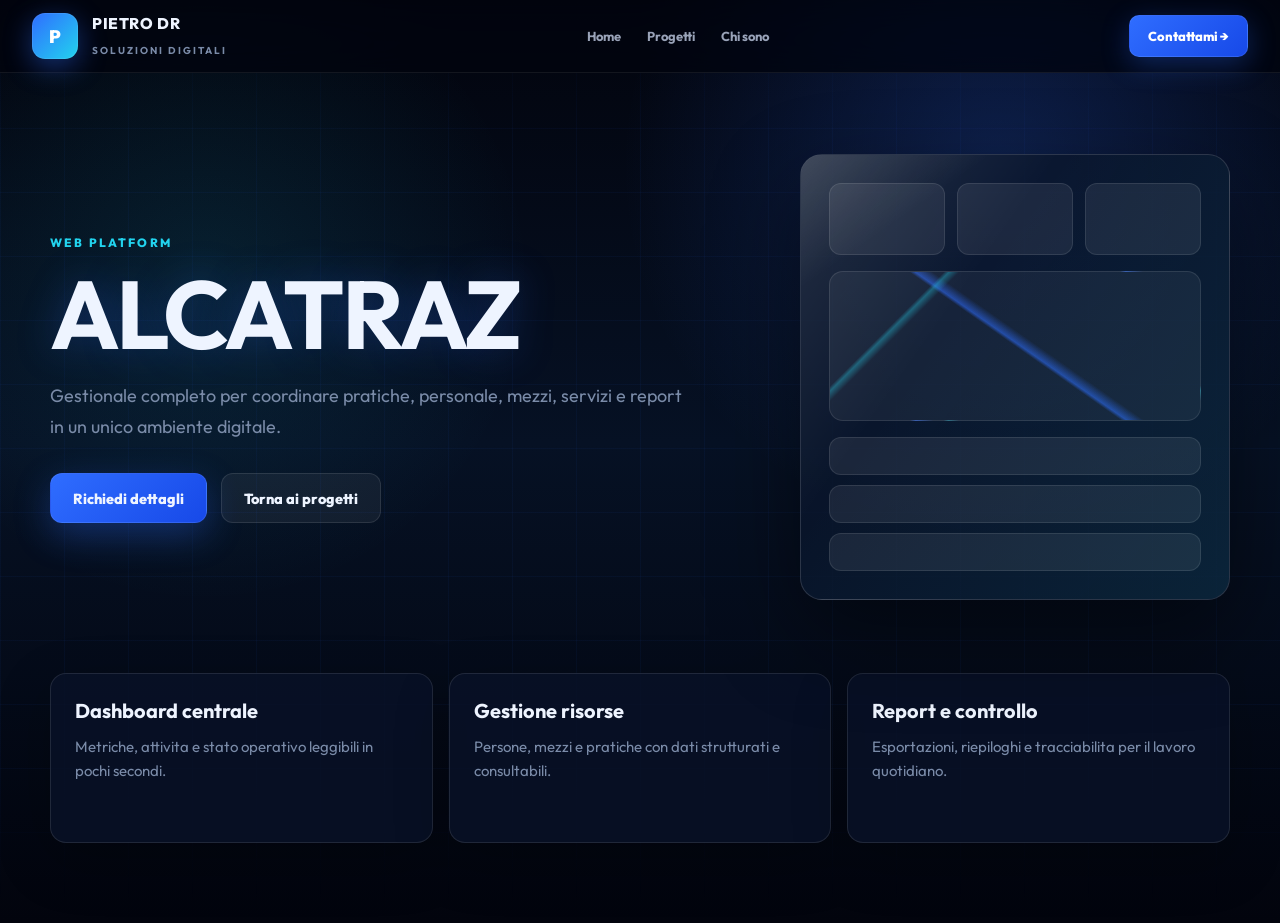
<file: alcatraz.html>
<!DOCTYPE html>
<html lang="it">
<head>
  <meta charset="UTF-8" />
  <meta name="viewport" content="width=device-width, initial-scale=1.0" />
  <title>ALCATRAZ | Pietro DR</title>
  <meta name="description" content="ALCATRAZ, gestionale web per sicurezza, servizi fiduciari e flussi operativi." />
  <meta name="theme-color" content="#030712" />
  <link rel="preconnect" href="https://fonts.googleapis.com">
  <link rel="preconnect" href="https://fonts.gstatic.com" crossorigin>
  <link href="https://fonts.googleapis.com/css2?family=Outfit:wght@400;500;600;700;800;900&family=JetBrains+Mono:wght@400;500;700&display=swap" rel="stylesheet">
  <link rel="icon" href="data:image/svg+xml,%3Csvg xmlns='http://www.w3.org/2000/svg' viewBox='0 0 64 64'%3E%3Crect width='64' height='64' rx='14' fill='%23030712'/%3E%3Cpath d='M14 45V15h21c8 0 14 6 14 14s-6 14-14 14H25v-9h10c3 0 5-2 5-5s-2-5-5-5H24v21H14z' fill='%2322d3ee'/%3E%3C/svg%3E" />
  <link rel="stylesheet" href="project.css" />
</head>
<body>
  <div id="cursor" aria-hidden="true"><div class="cur-dot"></div><div class="cur-ring"></div></div>
  <canvas id="inkCanvas" aria-hidden="true"></canvas>
  <canvas id="codeCanvas" aria-hidden="true"></canvas>

  <header>
    <div class="inner">
      <a class="brand" href="index.html" aria-label="Torna alla home Pietro DR">
        <div class="logo">P</div>
        <div>
          <h2>PIETRO DR</h2>
          <span>Soluzioni digitali</span>
        </div>
      </a>
      <nav>
        <a href="index.html">Home</a>
        <a href="index.html#progetti">Progetti</a>
        <a href="index.html#chi-sono">Chi sono</a>
      </nav>
      <a class="top-btn" href="mailto:pietrodellarocca94@gmail.com">Contattami &rarr;</a>
    </div>
  </header>

  <div class="page-shell">
    <main>
      <section class="project-hero">
        <div>
          <span class="eyebrow">Web platform</span>
          <h1>ALCATRAZ</h1>
          <p>Gestionale completo per coordinare pratiche, personale, mezzi, servizi e report in un unico ambiente digitale.</p>
          <div class="actions">
            <a class="btn primary" href="mailto:pietrodellarocca94@gmail.com?subject=Informazioni%20ALCATRAZ">Richiedi dettagli</a>
            <a class="btn" href="index.html#progetti">Torna ai progetti</a>
          </div>
        </div>
        <div class="device-preview dashboard-preview">
          <div class="dash-row"><span></span><span></span><span></span></div>
          <div class="dash-chart"></div>
          <div class="dash-list"><i></i><i></i><i></i></div>
        </div>
      </section>

      <section class="grid">
        <article><strong>Dashboard centrale</strong><span>Metriche, attivita e stato operativo leggibili in pochi secondi.</span></article>
        <article><strong>Gestione risorse</strong><span>Persone, mezzi e pratiche con dati strutturati e consultabili.</span></article>
        <article><strong>Report e controllo</strong><span>Esportazioni, riepiloghi e tracciabilita per il lavoro quotidiano.</span></article>
      </section>
    </main>
  </div>

  <script src="shared.js"></script>
</body>
</html>
</file>
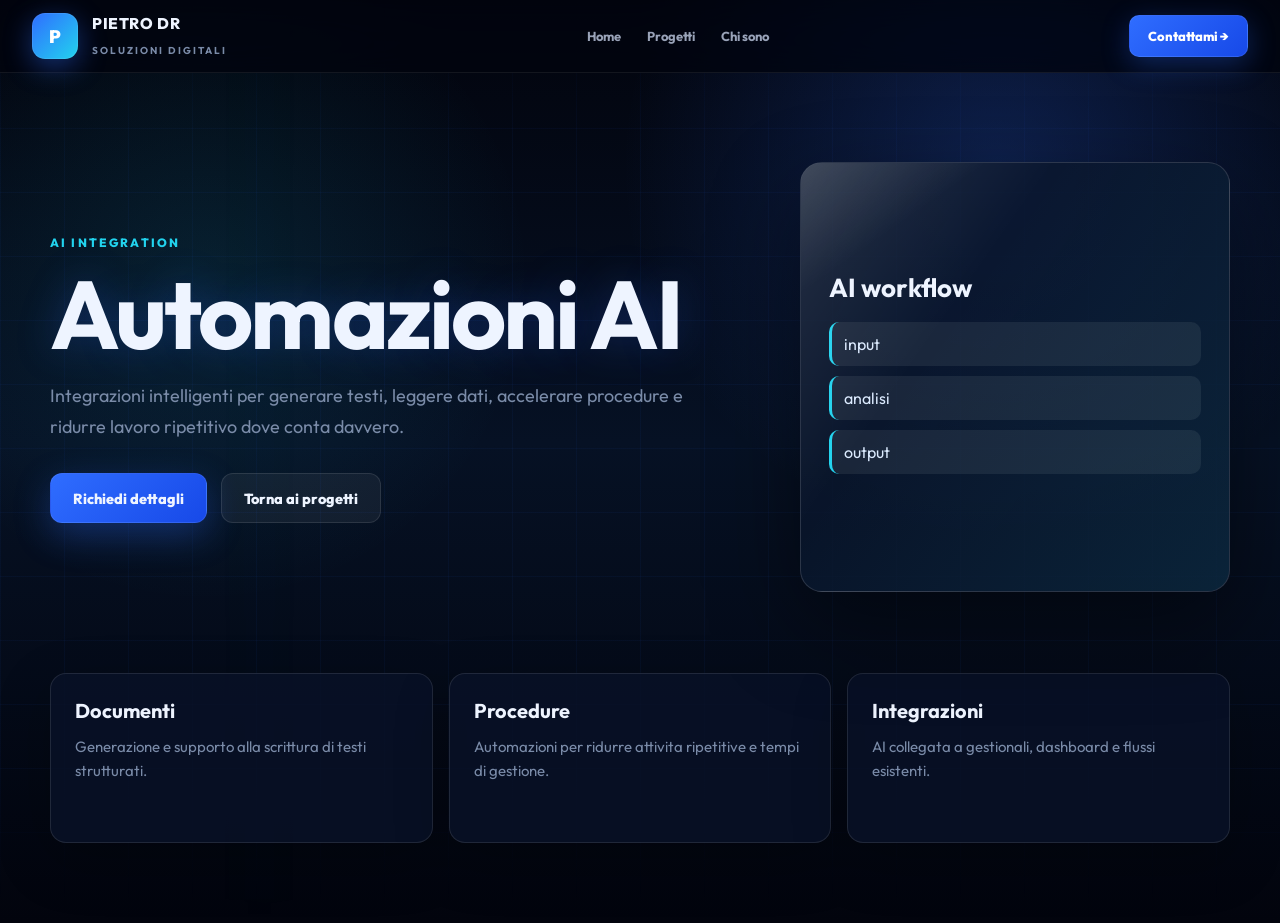
<file: automazioni-ai.html>
<!DOCTYPE html>
<html lang="it">
<head>
  <meta charset="UTF-8" />
  <meta name="viewport" content="width=device-width, initial-scale=1.0" />
  <title>Automazioni AI | Pietro DR</title>
  <meta name="description" content="Automazioni AI per processi aziendali, testi, documenti e supporto operativo." />
  <meta name="theme-color" content="#030712" />
  <link rel="preconnect" href="https://fonts.googleapis.com">
  <link rel="preconnect" href="https://fonts.gstatic.com" crossorigin>
  <link href="https://fonts.googleapis.com/css2?family=Outfit:wght@400;500;600;700;800;900&family=JetBrains+Mono:wght@400;500;700&display=swap" rel="stylesheet">
  <link rel="icon" href="data:image/svg+xml,%3Csvg xmlns='http://www.w3.org/2000/svg' viewBox='0 0 64 64'%3E%3Crect width='64' height='64' rx='14' fill='%23030712'/%3E%3Cpath d='M14 45V15h21c8 0 14 6 14 14s-6 14-14 14H25v-9h10c3 0 5-2 5-5s-2-5-5-5H24v21H14z' fill='%2322d3ee'/%3E%3C/svg%3E" />
  <link rel="stylesheet" href="project.css" />
</head>
<body>
  <div id="cursor" aria-hidden="true"><div class="cur-dot"></div><div class="cur-ring"></div></div>
  <canvas id="inkCanvas" aria-hidden="true"></canvas>
  <canvas id="codeCanvas" aria-hidden="true"></canvas>

  <header>
    <div class="inner">
      <a class="brand" href="index.html" aria-label="Torna alla home Pietro DR">
        <div class="logo">P</div>
        <div>
          <h2>PIETRO DR</h2>
          <span>Soluzioni digitali</span>
        </div>
      </a>
      <nav>
        <a href="index.html">Home</a>
        <a href="index.html#progetti">Progetti</a>
        <a href="index.html#chi-sono">Chi sono</a>
      </nav>
      <a class="top-btn" href="mailto:pietrodellarocca94@gmail.com">Contattami &rarr;</a>
    </div>
  </header>

  <div class="page-shell">
    <main>
      <section class="project-hero">
        <div>
          <span class="eyebrow">AI integration</span>
          <h1>Automazioni AI</h1>
          <p>Integrazioni intelligenti per generare testi, leggere dati, accelerare procedure e ridurre lavoro ripetitivo dove conta davvero.</p>
          <div class="actions">
            <a class="btn primary" href="mailto:pietrodellarocca94@gmail.com?subject=Automazioni%20AI">Richiedi dettagli</a>
            <a class="btn" href="index.html#progetti">Torna ai progetti</a>
          </div>
        </div>
        <div class="device-preview ai-preview">
          <b>AI workflow</b>
          <span>input</span><span>analisi</span><span>output</span>
        </div>
      </section>

      <section class="grid">
        <article><strong>Documenti</strong><span>Generazione e supporto alla scrittura di testi strutturati.</span></article>
        <article><strong>Procedure</strong><span>Automazioni per ridurre attivita ripetitive e tempi di gestione.</span></article>
        <article><strong>Integrazioni</strong><span>AI collegata a gestionali, dashboard e flussi esistenti.</span></article>
      </section>
    </main>
  </div>

  <script src="shared.js"></script>
</body>
</html>
</file>
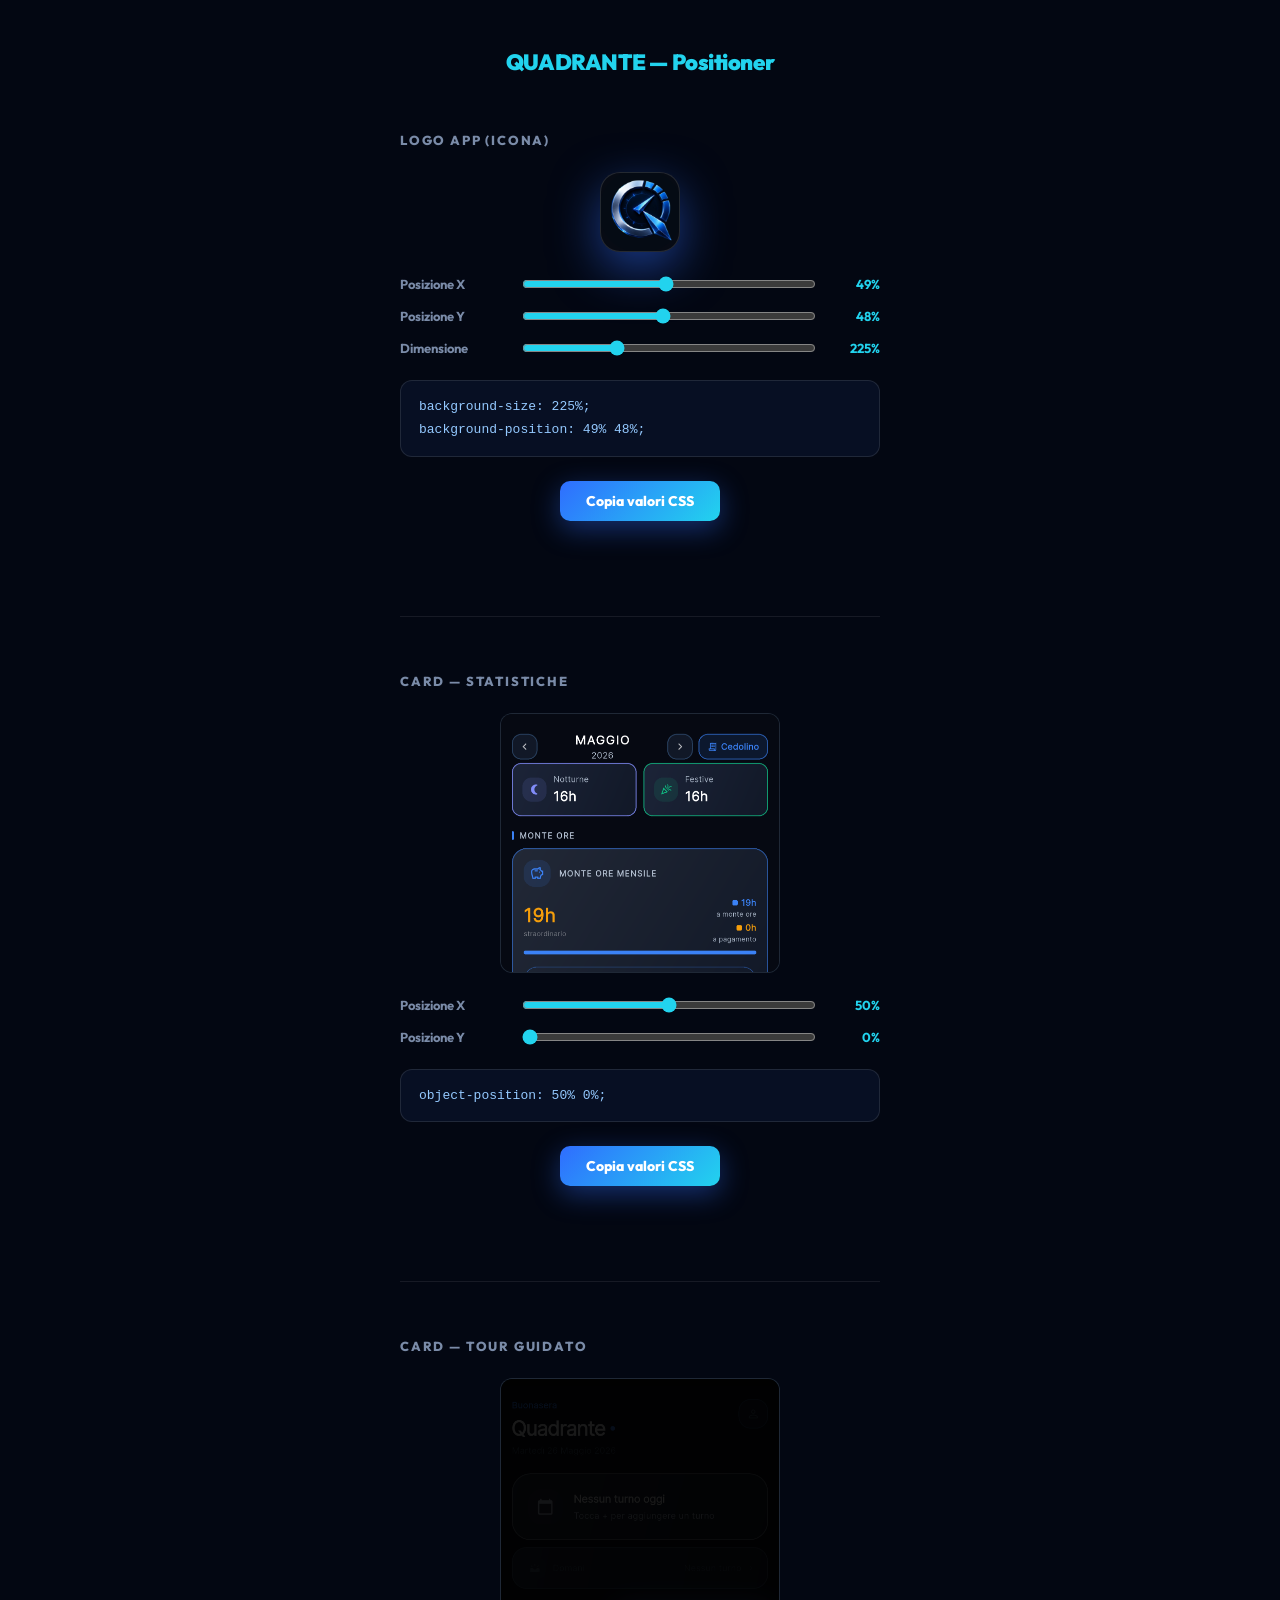
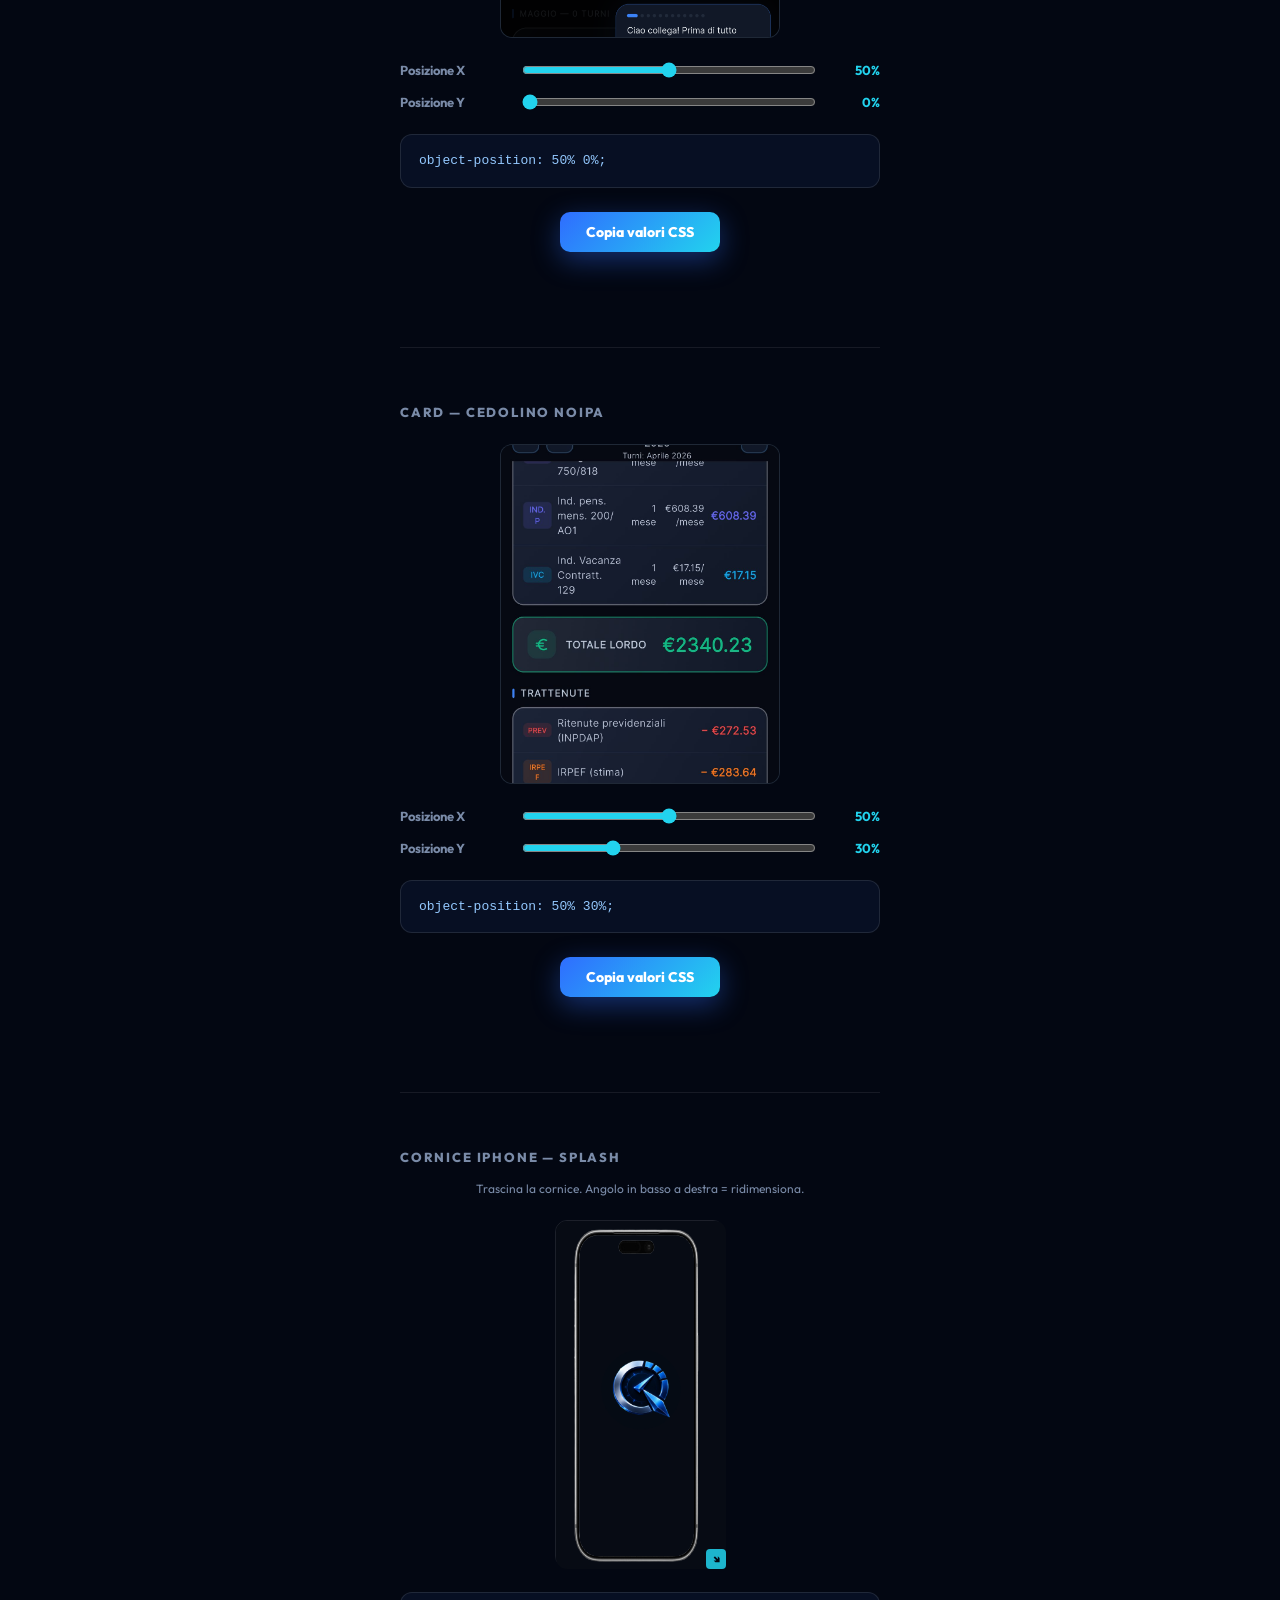
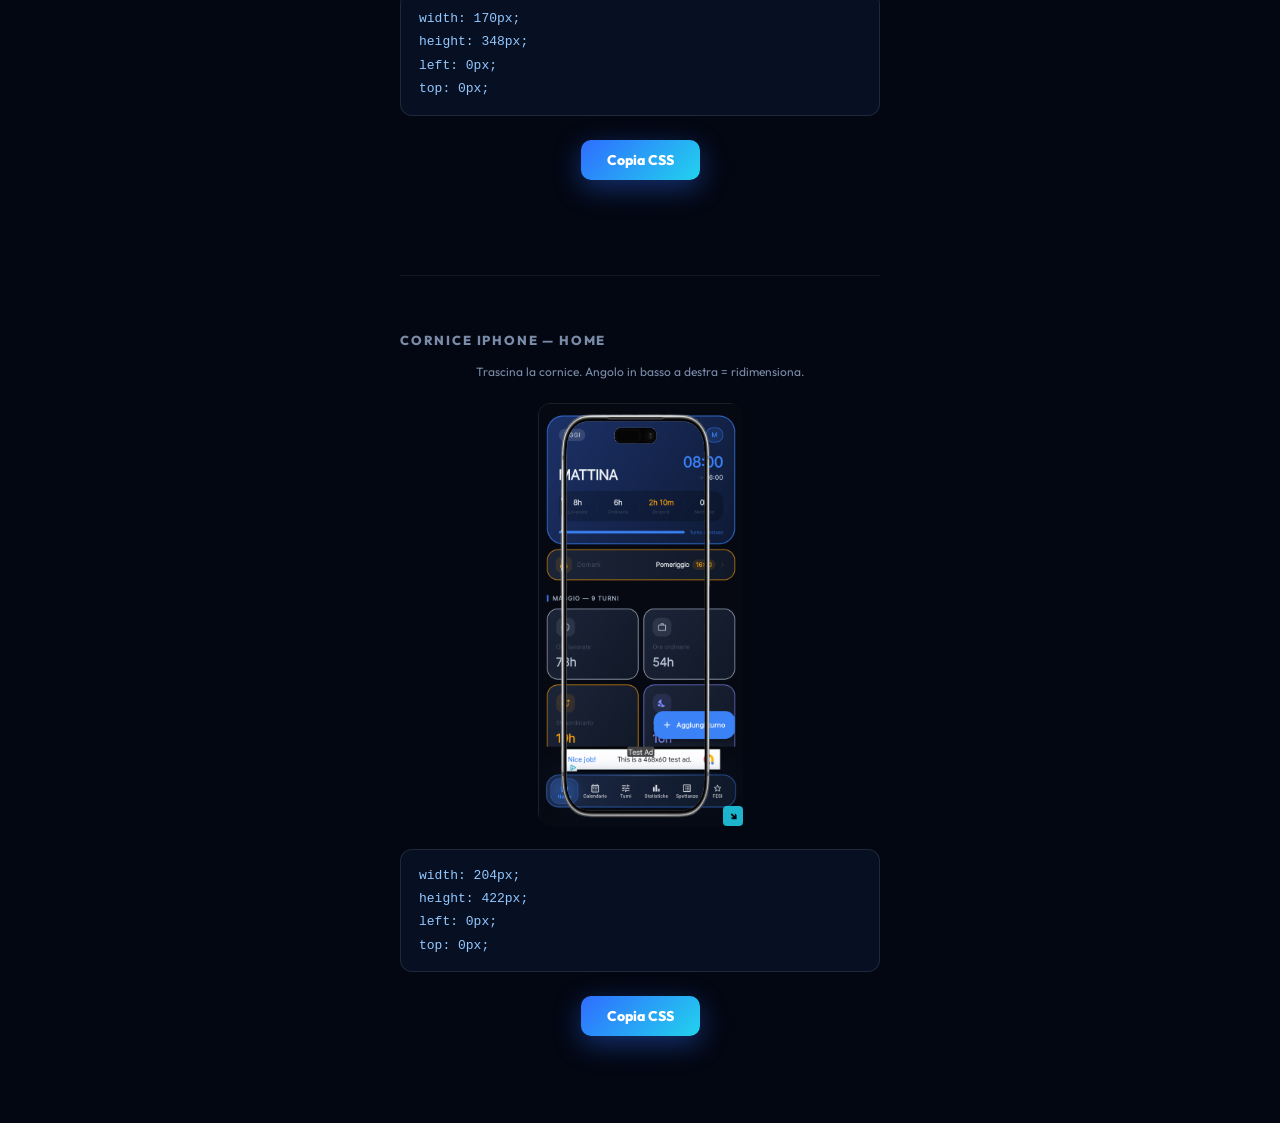
<file: logo-positioner.html>
<!DOCTYPE html>
<html lang="it">
<head>
  <meta charset="UTF-8">
  <title>Positioner — QUADRANTE</title>
  <link href="https://fonts.googleapis.com/css2?family=Outfit:wght@400;700;900&display=swap" rel="stylesheet">
  <style>
    * { box-sizing: border-box; margin: 0; padding: 0; }
    body {
      font-family: 'Outfit', sans-serif;
      background: #030712;
      color: #eef4ff;
      min-height: 100vh;
      display: flex;
      flex-direction: column;
      align-items: center;
      gap: 56px;
      padding: 48px 24px;
    }
    h1 { font-size: 22px; font-weight: 900; color: #22d3ee; letter-spacing: -.02em; }

    /* ── SECTION ── */
    .section {
      width: 100%;
      max-width: 480px;
      display: flex;
      flex-direction: column;
      align-items: center;
      gap: 24px;
    }
    .section-title {
      font-size: 13px;
      font-weight: 800;
      letter-spacing: .14em;
      text-transform: uppercase;
      color: #7a8ba8;
      align-self: flex-start;
    }

    /* ── LOGO PREVIEW ── */
    .logo-preview {
      width: 80px;
      height: 80px;
      border-radius: 20px;
      overflow: hidden;
      background-image: url('assets/quadrante/splash.png');
      background-color: #040b1a;
      box-shadow: 0 16px 48px rgba(47,109,255,.5), 0 0 0 1px rgba(255,255,255,.12) inset;
    }

    /* ── CARD PREVIEW ── */
    .card-preview {
      width: 280px;
      height: 260px;
      border-radius: 12px;
      overflow: hidden;
      background: #06101f;
      border: 1px solid rgba(255,255,255,.1);
    }
    .card-preview img {
      width: 100%;
      height: 100%;
      object-fit: cover;
      display: block;
    }

    /* ── CONTROLS ── */
    .controls { display: grid; gap: 16px; width: 100%; }
    .control-row {
      display: grid;
      grid-template-columns: 110px 1fr 52px;
      align-items: center;
      gap: 12px;
    }
    label { font-size: 13px; font-weight: 700; color: #7a8ba8; }
    input[type=range] { width: 100%; accent-color: #22d3ee; cursor: pointer; }
    .val { font-size: 13px; font-weight: 700; color: #22d3ee; text-align: right; }

    /* ── OUTPUT ── */
    .output {
      width: 100%;
      background: rgba(9,18,40,.82);
      border: 1px solid rgba(255,255,255,.1);
      border-radius: 12px;
      padding: 14px 18px;
      font-family: monospace;
      font-size: 13px;
      color: #94c9ff;
      line-height: 1.8;
      white-space: pre;
    }

    /* ── BUTTON ── */
    .btn {
      padding: 11px 26px;
      border-radius: 10px;
      border: none;
      background: linear-gradient(135deg, #2f6dff, #22d3ee);
      color: #fff;
      font-family: 'Outfit', sans-serif;
      font-size: 14px;
      font-weight: 800;
      cursor: pointer;
      box-shadow: 0 8px 28px rgba(47,109,255,.4);
      transition: transform .2s, box-shadow .2s;
    }
    .btn:hover { transform: translateY(-2px); box-shadow: 0 14px 38px rgba(47,109,255,.6); }
    .copied { font-size: 12px; color: #22d3ee; opacity: 0; transition: opacity .3s; }
    .copied.show { opacity: 1; }

    hr { width: 100%; max-width: 480px; border: none; border-top: 1px solid rgba(255,255,255,.08); }
  </style>
</head>
<body>

  <h1>QUADRANTE — Positioner</h1>

  <!-- ── LOGO ── -->
  <div class="section">
    <span class="section-title">Logo app (icona)</span>
    <div class="logo-preview" id="logo-preview"></div>
    <div class="controls">
      <div class="control-row">
        <label>Posizione X</label>
        <input type="range" id="logo-px" min="0" max="100" value="49" step="1">
        <span class="val" id="logo-px-v">49%</span>
      </div>
      <div class="control-row">
        <label>Posizione Y</label>
        <input type="range" id="logo-py" min="0" max="100" value="48" step="1">
        <span class="val" id="logo-py-v">48%</span>
      </div>
      <div class="control-row">
        <label>Dimensione</label>
        <input type="range" id="logo-sz" min="100" max="500" value="225" step="5">
        <span class="val" id="logo-sz-v">225%</span>
      </div>
    </div>
    <div class="output" id="logo-out"></div>
    <button class="btn" onclick="copia('logo')">Copia valori CSS</button>
    <p class="copied" id="logo-copied">✓ Copiato!</p>
  </div>

  <hr>

  <!-- ── STATISTICHE ── -->
  <div class="section">
    <span class="section-title">Card — Statistiche</span>
    <div class="card-preview">
      <img src="assets/quadrante/statistiche.png" id="stat-img" alt="Statistiche">
    </div>
    <div class="controls">
      <div class="control-row">
        <label>Posizione X</label>
        <input type="range" id="stat-px" min="0" max="100" value="50" step="1">
        <span class="val" id="stat-px-v">50%</span>
      </div>
      <div class="control-row">
        <label>Posizione Y</label>
        <input type="range" id="stat-py" min="0" max="100" value="0" step="1">
        <span class="val" id="stat-py-v">0%</span>
      </div>
    </div>
    <div class="output" id="stat-out"></div>
    <button class="btn" onclick="copia('stat')">Copia valori CSS</button>
    <p class="copied" id="stat-copied">✓ Copiato!</p>
  </div>

  <hr>

  <!-- ── TOUR ── -->
  <div class="section">
    <span class="section-title">Card — Tour guidato</span>
    <div class="card-preview">
      <img src="assets/quadrante/tour.png" id="tour-img" alt="Tour">
    </div>
    <div class="controls">
      <div class="control-row">
        <label>Posizione X</label>
        <input type="range" id="tour-px" min="0" max="100" value="50" step="1">
        <span class="val" id="tour-px-v">50%</span>
      </div>
      <div class="control-row">
        <label>Posizione Y</label>
        <input type="range" id="tour-py" min="0" max="100" value="0" step="1">
        <span class="val" id="tour-py-v">0%</span>
      </div>
    </div>
    <div class="output" id="tour-out"></div>
    <button class="btn" onclick="copia('tour')">Copia valori CSS</button>
    <p class="copied" id="tour-copied">✓ Copiato!</p>
  </div>

  <hr>

  <!-- ── CEDOLINO ── -->
  <div class="section">
    <span class="section-title">Card — Cedolino NoiPA</span>
    <div class="card-preview" style="width:280px;height:340px;">
      <img src="assets/quadrante/cedolino.jpg" id="ced-img" alt="Cedolino" style="width:100%;height:100%;object-fit:cover;display:block;">
    </div>
    <div class="controls">
      <div class="control-row">
        <label>Posizione X</label>
        <input type="range" id="ced-px" min="0" max="100" value="50" step="1">
        <span class="val" id="ced-px-v">50%</span>
      </div>
      <div class="control-row">
        <label>Posizione Y</label>
        <input type="range" id="ced-py" min="0" max="100" value="30" step="1">
        <span class="val" id="ced-py-v">30%</span>
      </div>
    </div>
    <div class="output" id="ced-out"></div>
    <button class="btn" onclick="copia('ced')">Copia valori CSS</button>
    <p class="copied" id="ced-copied">✓ Copiato!</p>
  </div>

  <style>
    .frame-arena {
      position: relative;
      border: 1px solid rgba(255,255,255,.1);
      border-radius: 12px;
      overflow: visible;
      flex-shrink: 0;
    }
    .frame-arena > img { display: block; border-radius: 11px; }
    .frame-dragger {
      position: absolute;
      cursor: move;
      z-index: 10;
      user-select: none;
    }
    .frame-dragger > img { width:100%; height:100%; object-fit:fill; display:block; pointer-events:none; }
    .rh {
      position: absolute;
      bottom: 0; right: 0;
      width: 20px; height: 20px;
      background: #22d3ee;
      border-radius: 4px;
      cursor: se-resize;
      z-index: 11;
      opacity: .85;
    }
    .rh::after { content:"↘"; font-size:11px; color:#030712; display:flex; align-items:center; justify-content:center; height:100%; font-weight:900; }
  </style>

  <hr>

  <!-- ── CORNICE IPHONE — SPLASH ── -->
  <div class="section">
    <span class="section-title">Cornice iPhone — Splash</span>
    <p style="font-size:12px;color:#7a8ba8;margin-top:-8px;">Trascina la cornice. Angolo in basso a destra = ridimensiona.</p>
    <div class="frame-arena" style="width:170px;height:348px;">
      <img src="assets/quadrante/splash.png" style="width:170px;height:348px;object-fit:cover;object-position:top;">
      <div class="frame-dragger" id="fd-splash" style="left:0;top:0;width:170px;height:348px;">
        <img src="assets/quadrante/iphone-frame.png" alt="">
        <div class="rh"></div>
      </div>
    </div>
    <div class="output" id="fr-splash-out"></div>
    <button class="btn" onclick="copiaFrame('fr-splash-out','fr-splash-copied')">Copia CSS</button>
    <p class="copied" id="fr-splash-copied">✓ Copiato!</p>
  </div>

  <hr>

  <!-- ── CORNICE IPHONE — HOME ── -->
  <div class="section">
    <span class="section-title">Cornice iPhone — Home</span>
    <p style="font-size:12px;color:#7a8ba8;margin-top:-8px;">Trascina la cornice. Angolo in basso a destra = ridimensiona.</p>
    <div class="frame-arena" style="width:204px;height:422px;">
      <img src="assets/quadrante/home.png" style="width:204px;height:422px;object-fit:cover;object-position:top;">
      <div class="frame-dragger" id="fd-home" style="left:0;top:0;width:204px;height:422px;">
        <img src="assets/quadrante/iphone-frame.png" alt="">
        <div class="rh"></div>
      </div>
    </div>
    <div class="output" id="fr-home-out"></div>
    <button class="btn" onclick="copiaFrame('fr-home-out','fr-home-copied')">Copia CSS</button>
    <p class="copied" id="fr-home-copied">✓ Copiato!</p>
  </div>

  <script>
    const items = {
      logo: {
        previewEl: document.getElementById('logo-preview'),
        pxEl: document.getElementById('logo-px'),
        pyEl: document.getElementById('logo-py'),
        szEl: document.getElementById('logo-sz'),
        outEl: document.getElementById('logo-out'),
        type: 'bg'
      },
      stat: {
        imgEl: document.getElementById('stat-img'),
        pxEl: document.getElementById('stat-px'),
        pyEl: document.getElementById('stat-py'),
        outEl: document.getElementById('stat-out'),
        type: 'obj'
      },
      tour: {
        imgEl: document.getElementById('tour-img'),
        pxEl: document.getElementById('tour-px'),
        pyEl: document.getElementById('tour-py'),
        outEl: document.getElementById('tour-out'),
        type: 'obj'
      },
      ced: {
        imgEl: document.getElementById('ced-img'),
        pxEl: document.getElementById('ced-px'),
        pyEl: document.getElementById('ced-py'),
        outEl: document.getElementById('ced-out'),
        type: 'obj'
      }
    };

    function updateLogo() {
      const it = items.logo;
      const px = it.pxEl.value, py = it.pyEl.value, sz = it.szEl.value;
      document.getElementById('logo-px-v').textContent = px + '%';
      document.getElementById('logo-py-v').textContent = py + '%';
      document.getElementById('logo-sz-v').textContent = sz + '%';
      it.previewEl.style.backgroundSize = sz + '%';
      it.previewEl.style.backgroundPosition = px + '% ' + py + '%';
      it.outEl.textContent =
        'background-size: ' + sz + '%;\nbackground-position: ' + px + '% ' + py + '%;';
    }

    function updateCard(key) {
      const it = items[key];
      const px = it.pxEl.value, py = it.pyEl.value;
      document.getElementById(key + '-px-v').textContent = px + '%';
      document.getElementById(key + '-py-v').textContent = py + '%';
      it.imgEl.style.objectPosition = px + '% ' + py + '%';
      it.outEl.textContent = 'object-position: ' + px + '% ' + py + '%;';
    }

    items.logo.pxEl.addEventListener('input', updateLogo);
    items.logo.pyEl.addEventListener('input', updateLogo);
    items.logo.szEl.addEventListener('input', updateLogo);
    items.stat.pxEl.addEventListener('input', () => updateCard('stat'));
    items.stat.pyEl.addEventListener('input', () => updateCard('stat'));
    items.tour.pxEl.addEventListener('input', () => updateCard('tour'));
    items.tour.pyEl.addEventListener('input', () => updateCard('tour'));
    items.ced.pxEl.addEventListener('input', () => updateCard('ced'));
    items.ced.pyEl.addEventListener('input', () => updateCard('ced'));

    function copia(key) {
      const txt = document.getElementById(key + '-out').textContent;
      navigator.clipboard.writeText(txt).then(() => {
        const el = document.getElementById(key + '-copied');
        el.classList.add('show');
        setTimeout(() => el.classList.remove('show'), 2000);
      });
    }

    updateLogo();
    updateCard('stat');
    updateCard('tour');
    updateCard('ced');

    /* ── CORNICE IPHONE DRAG & RESIZE ── */
    function initFrameDrag(dragId, outId) {
      const drag = document.getElementById(dragId);
      const handle = drag.querySelector('.rh');
      const out  = document.getElementById(outId);
      let mode = null, sx, sy, sl, st, sw, sh;

      drag.addEventListener('mousedown', e => {
        if (e.target === handle) {
          mode = 'resize';
          sw = drag.offsetWidth; sh = drag.offsetHeight;
        } else {
          mode = 'drag';
          sl = drag.offsetLeft; st = drag.offsetTop;
        }
        sx = e.clientX; sy = e.clientY;
        e.preventDefault();
      });

      document.addEventListener('mousemove', e => {
        if (!mode) return;
        const dx = e.clientX - sx, dy = e.clientY - sy;
        if (mode === 'drag') {
          drag.style.left = (sl + dx) + 'px';
          drag.style.top  = (st + dy) + 'px';
        } else {
          drag.style.width  = Math.max(60,  sw + dx) + 'px';
          drag.style.height = Math.max(100, sh + dy) + 'px';
        }
        sync();
      });

      document.addEventListener('mouseup', () => { mode = null; });

      function sync() {
        const l = Math.round(drag.offsetLeft),
              t = Math.round(drag.offsetTop),
              w = Math.round(drag.offsetWidth),
              h = Math.round(drag.offsetHeight);
        out.textContent = 'width: ' + w + 'px;\nheight: ' + h + 'px;\nleft: ' + l + 'px;\ntop: ' + t + 'px;';
      }
      sync();
    }

    function copiaFrame(outId, copiedId) {
      navigator.clipboard.writeText(document.getElementById(outId).textContent).then(() => {
        const el = document.getElementById(copiedId);
        el.classList.add('show');
        setTimeout(() => el.classList.remove('show'), 2000);
      });
    }

    initFrameDrag('fd-splash', 'fr-splash-out');
    initFrameDrag('fd-home',   'fr-home-out');
  </script>
</body>
</html>
</file>
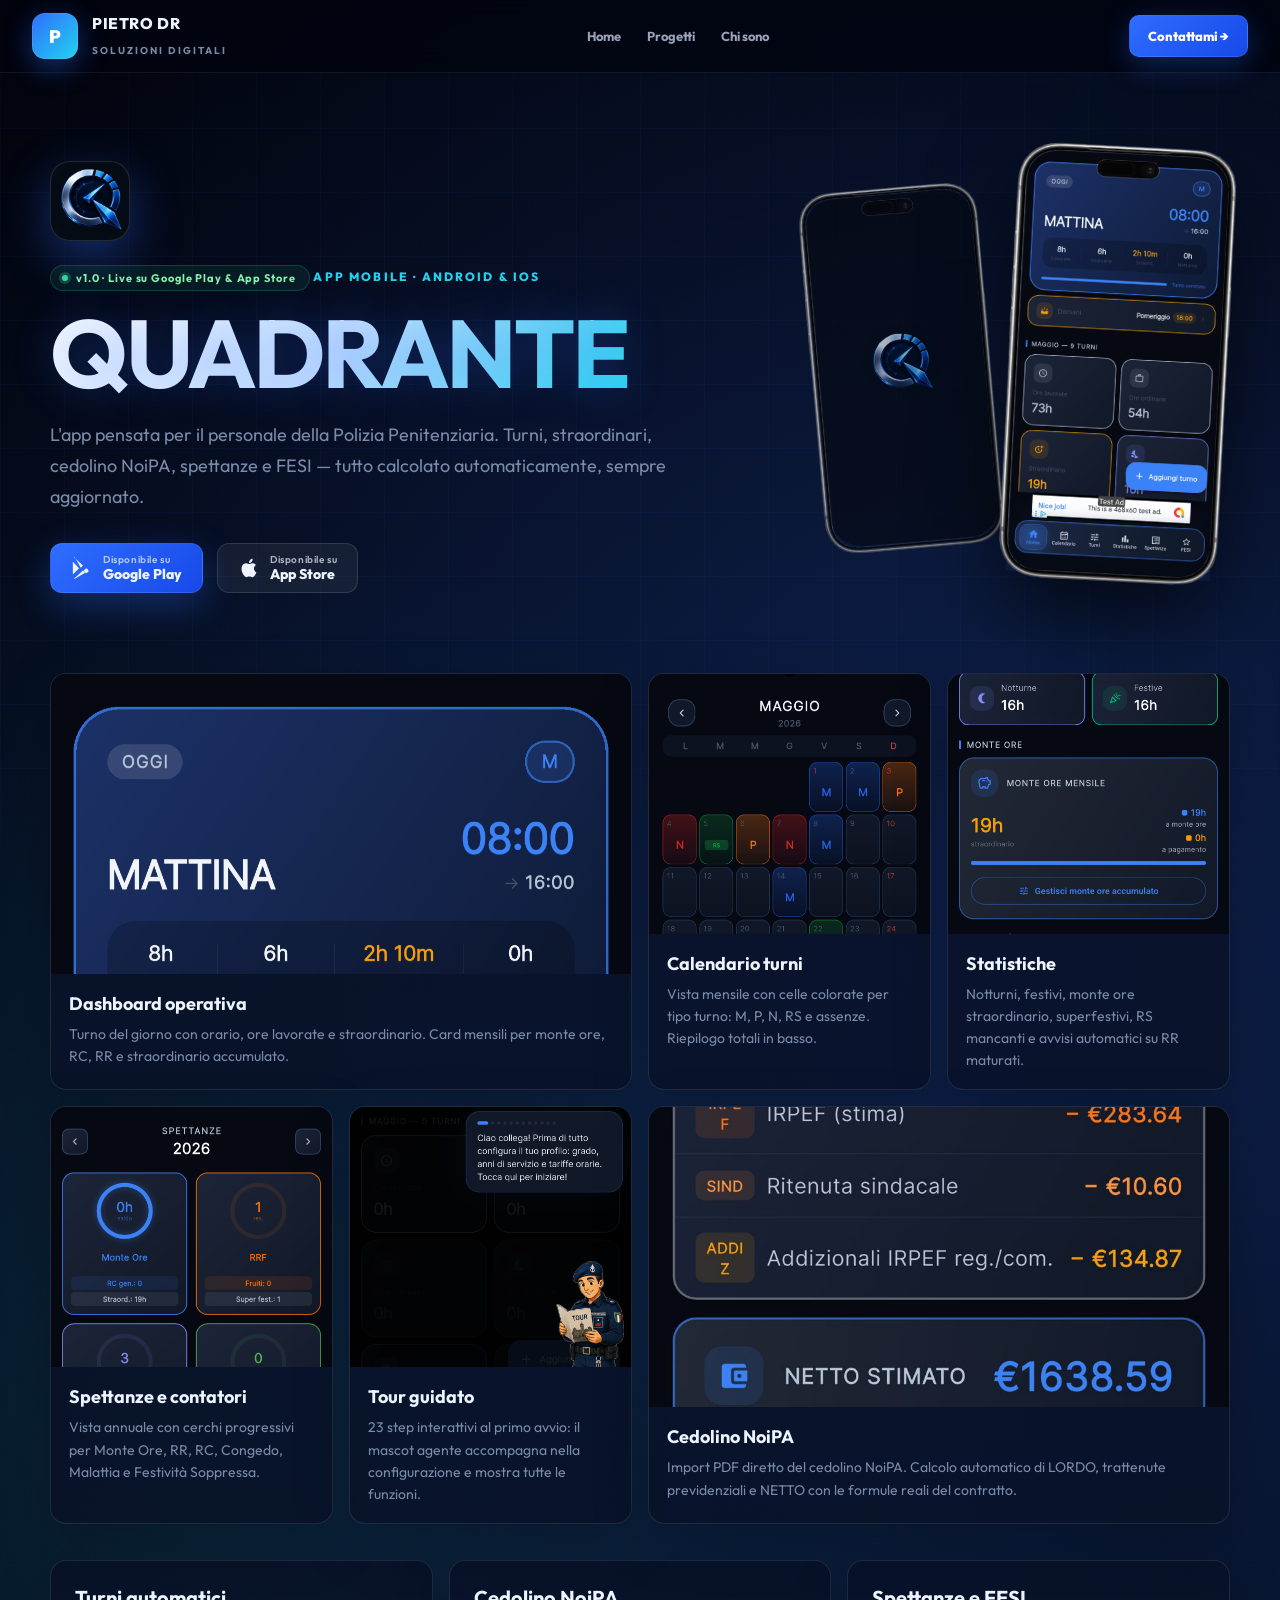
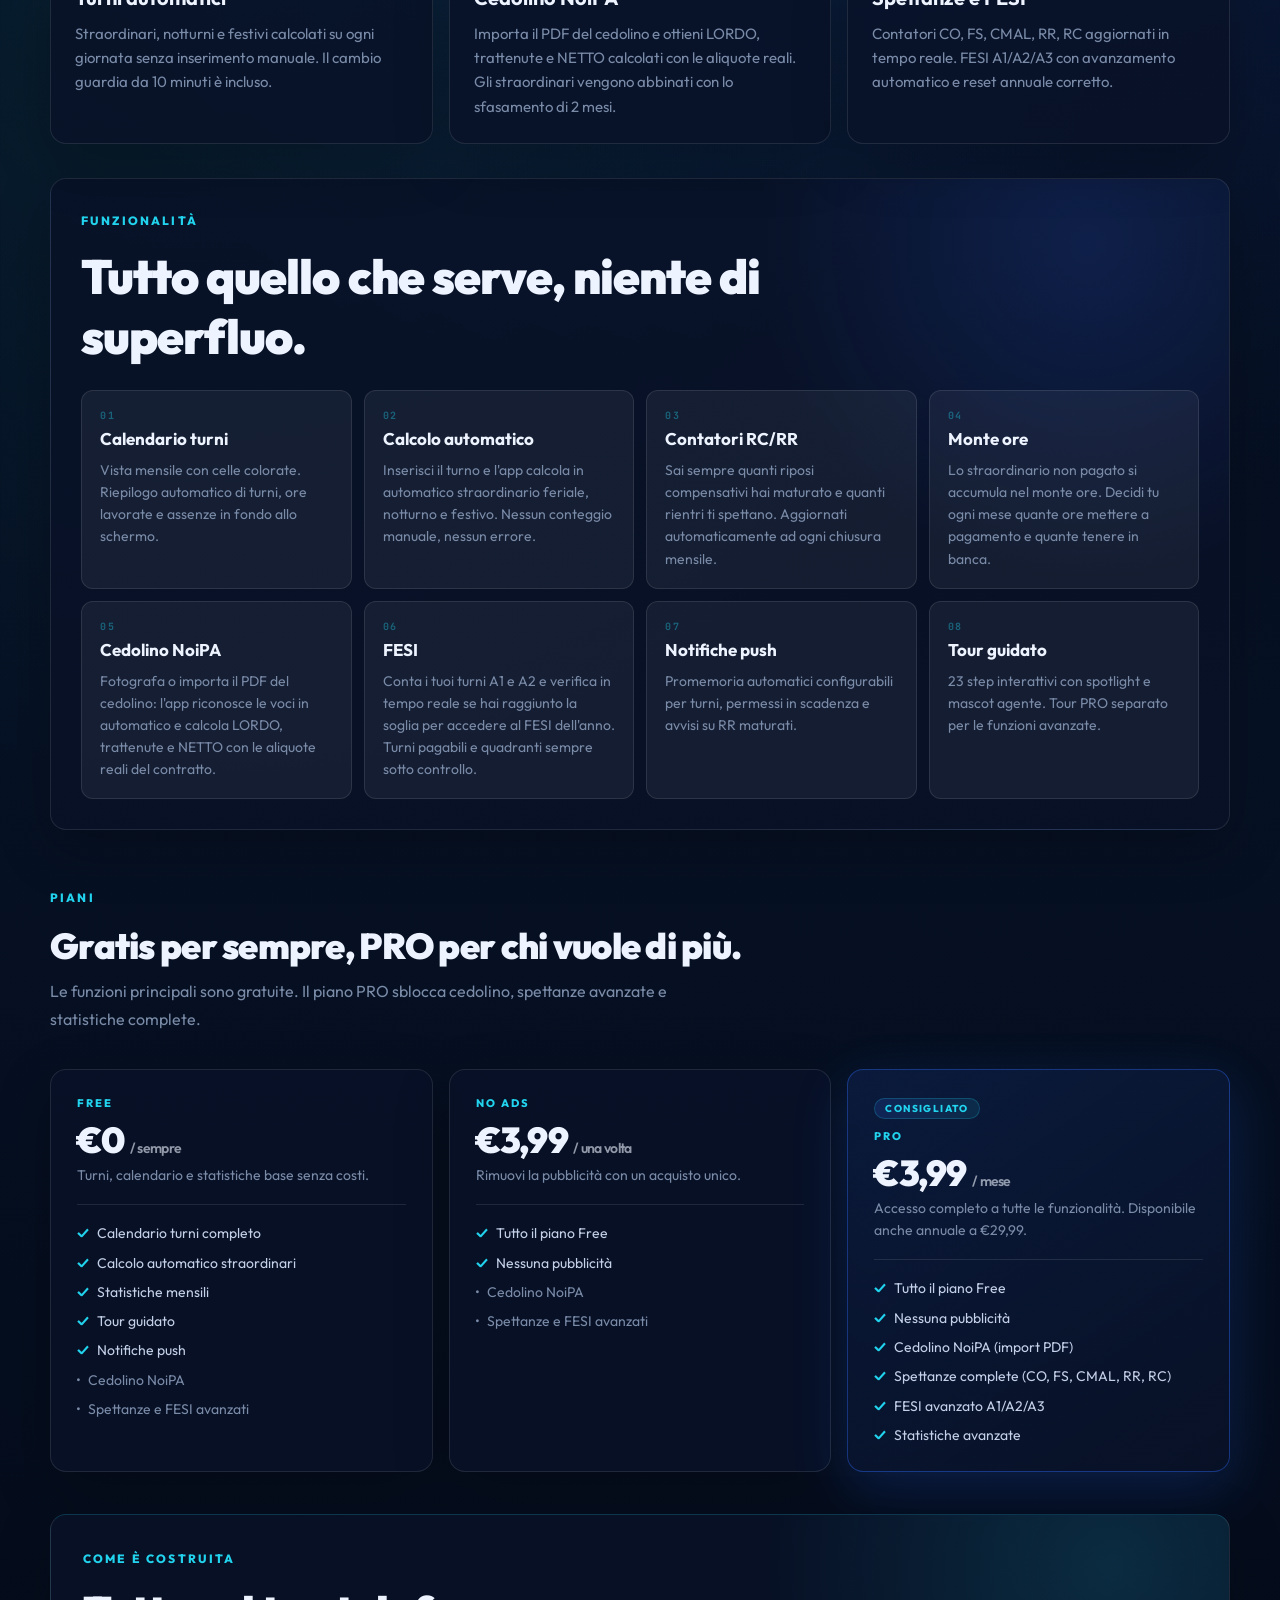
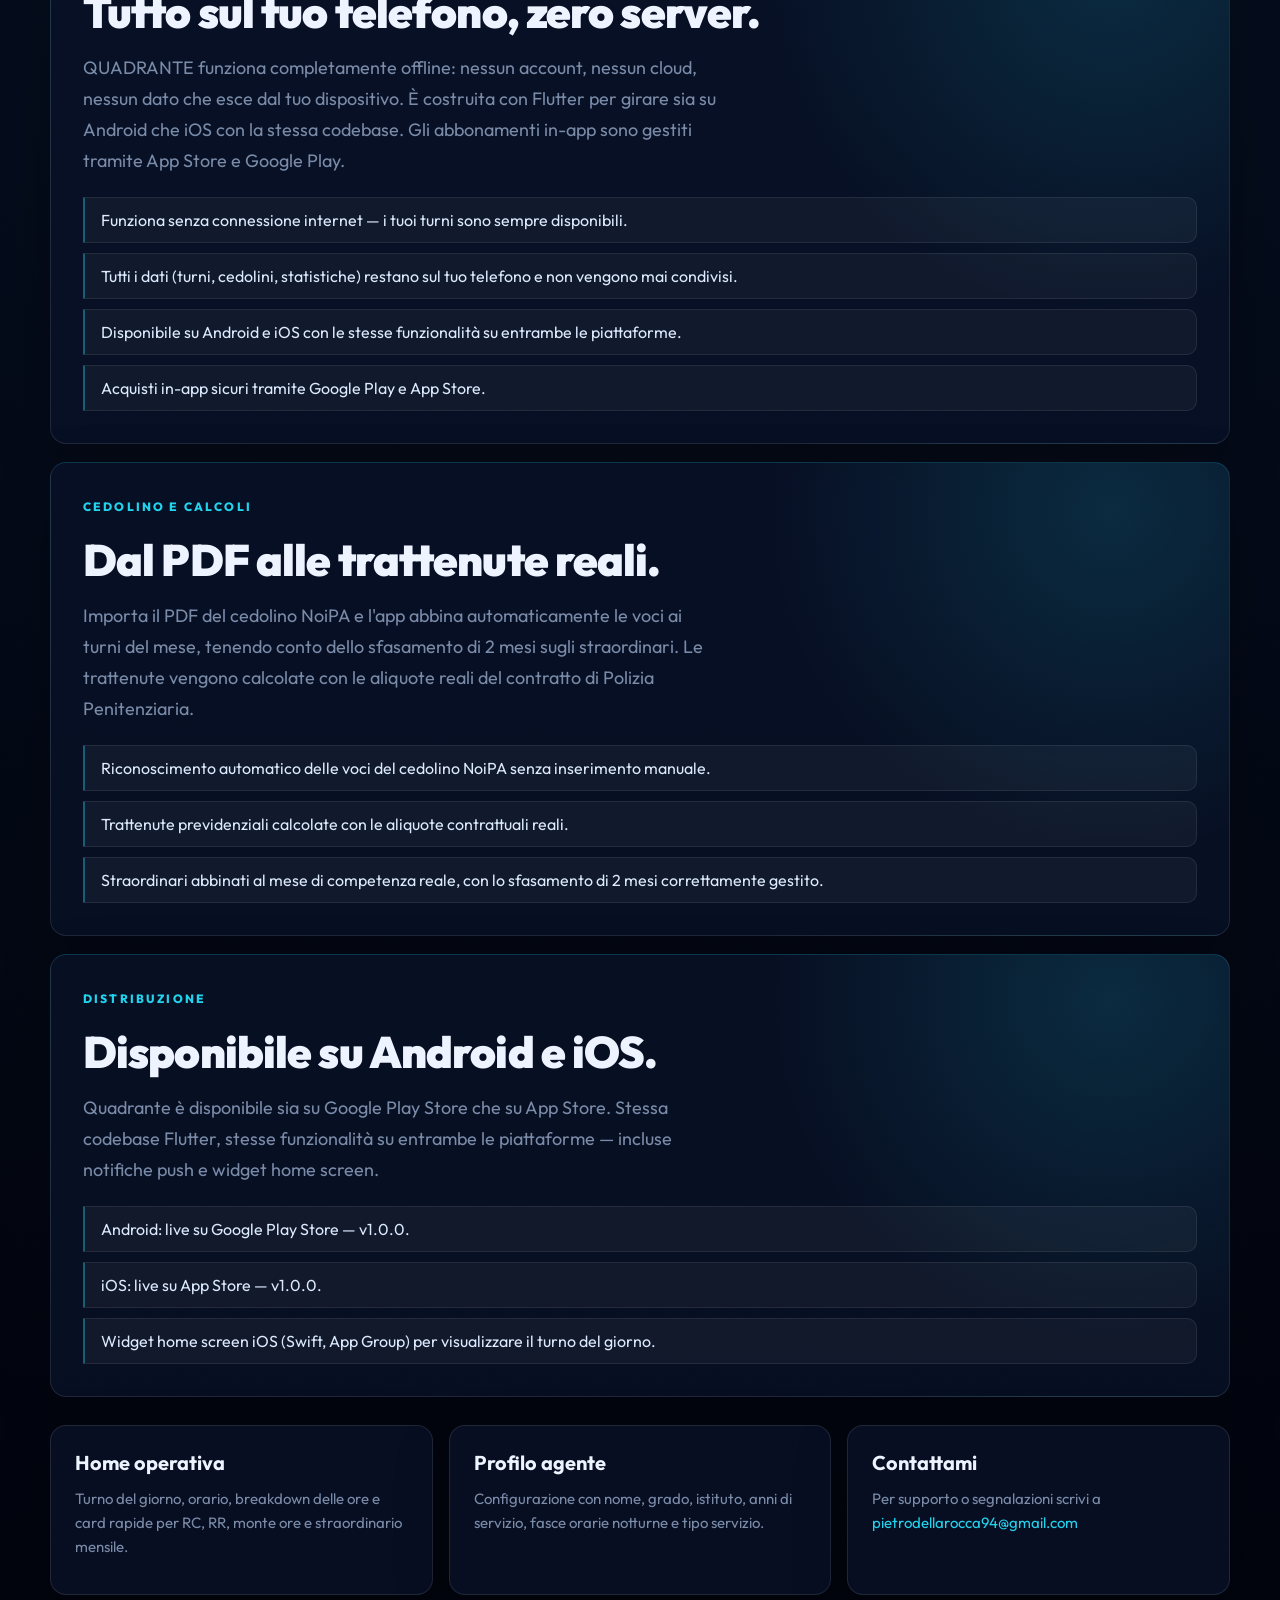
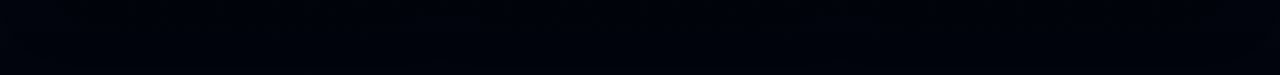
<file: mod14.html>
<!DOCTYPE html>
<html lang="it">
<head>
  <meta charset="UTF-8" />
  <meta name="viewport" content="width=device-width, initial-scale=1.0" />
  <title>QUADRANTE | Pietro DR</title>
  <meta name="description" content="QUADRANTE: app mobile per la Polizia Penitenziaria. Turni, straordinari, cedolino NoiPA, spettanze, FESI e statistiche. Disponibile su Android e iOS." />
  <meta name="theme-color" content="#030712" />
  <link rel="preconnect" href="https://fonts.googleapis.com">
  <link rel="preconnect" href="https://fonts.gstatic.com" crossorigin>
  <link href="https://fonts.googleapis.com/css2?family=Outfit:wght@400;500;600;700;800;900&family=JetBrains+Mono:wght@400;500;700&display=swap" rel="stylesheet">
  <link rel="icon" href="data:image/svg+xml,%3Csvg xmlns='http://www.w3.org/2000/svg' viewBox='0 0 64 64'%3E%3Crect width='64' height='64' rx='14' fill='%23030712'/%3E%3Cpath d='M14 45V15h21c8 0 14 6 14 14s-6 14-14 14H25v-9h10c3 0 5-2 5-5s-2-5-5-5H24v21H14z' fill='%2322d3ee'/%3E%3C/svg%3E" />
  <link rel="stylesheet" href="project.css" />
  <style>
    .store-badges {
      display: flex;
      flex-wrap: wrap;
      gap: 14px;
      margin-top: 30px;
      align-items: center;
    }
    .store-badge {
      display: inline-flex;
      align-items: center;
      gap: 10px;
      height: 50px;
      padding: 0 20px;
      border-radius: 12px;
      border: 1px solid rgba(255,255,255,.12);
      background: rgba(255,255,255,.06);
      font-weight: 800;
      font-size: 14px;
      color: var(--text);
      transition: transform var(--t), box-shadow var(--t), border-color var(--t), background var(--t);
      white-space: nowrap;
      text-decoration: none;
    }
    .store-badge:hover {
      transform: translateY(-2px);
      border-color: rgba(34,211,238,.32);
      background: rgba(255,255,255,.10);
    }
    .store-badge svg { flex-shrink: 0; }
    .store-badge.primary {
      background: linear-gradient(135deg, var(--blue), #1749e8);
      border-color: rgba(255,255,255,.08);
      box-shadow: 0 12px 36px rgba(47,109,255,.32);
    }
    .store-badge.primary:hover { box-shadow: 0 20px 50px rgba(47,109,255,.48); }
    .store-badge.coming {
      opacity: .55;
      cursor: default;
      pointer-events: none;
    }
    .badge-label { display: flex; flex-direction: column; line-height: 1.2; }
    .badge-label small { font-size: 10px; font-weight: 600; opacity: .7; letter-spacing: .06em; }

    .pricing-grid {
      display: grid;
      grid-template-columns: repeat(3, 1fr);
      gap: 16px;
      margin-top: 36px;
    }
    .pricing-card {
      padding: 26px;
      border-radius: var(--radius);
      background: var(--panel);
      border: 1px solid var(--line);
      box-shadow: 0 18px 55px rgba(0,0,0,.24);
      transition: border-color var(--t), transform var(--t), box-shadow var(--t);
    }
    .pricing-card:hover {
      border-color: rgba(34,211,238,.2);
      transform: translateY(-4px);
      box-shadow: 0 26px 70px rgba(0,0,0,.32);
    }
    .pricing-card.featured {
      border-color: rgba(47,109,255,.4);
      background: linear-gradient(145deg, rgba(47,109,255,.12), var(--panel));
      box-shadow: 0 18px 55px rgba(47,109,255,.18);
    }
    .pricing-tier {
      font-size: 11px;
      font-weight: 800;
      letter-spacing: .18em;
      text-transform: uppercase;
      color: var(--cyan);
      margin-bottom: 12px;
    }
    .pricing-price {
      font-size: 36px;
      font-weight: 900;
      line-height: 1;
      margin-bottom: 6px;
      letter-spacing: -.02em;
    }
    .pricing-price small { font-size: 14px; font-weight: 600; opacity: .6; }
    .pricing-desc {
      color: var(--muted);
      font-size: 14px;
      line-height: 1.58;
      margin-bottom: 18px;
      padding-bottom: 18px;
      border-bottom: 1px solid var(--line);
    }
    .pricing-features { list-style: none; display: grid; gap: 9px; }
    .pricing-features li {
      font-size: 14px;
      color: #c4d0e8;
      display: flex;
      align-items: flex-start;
      gap: 8px;
      line-height: 1.45;
    }
    .pricing-features li::before { content: "✓"; color: var(--cyan); font-weight: 800; flex-shrink: 0; }
    .pricing-features li.muted::before { content: "·"; color: var(--muted); }
    .pricing-features li.muted { color: var(--muted); }

    @media (max-width: 860px) {
      .pricing-grid { grid-template-columns: 1fr; }
    }

    .q-app-icon {
      width: 80px;
      height: 80px;
      border-radius: 20px;
      overflow: hidden;
      background-image: url('assets/quadrante/splash.png');
      background-size: 225%;
      background-position: 49% 48%;
      background-color: #040b1a;
      margin-bottom: 24px;
      box-shadow:
        0 16px 48px rgba(47,109,255,.38),
        0 0 0 1px rgba(255,255,255,.12) inset;
      flex-shrink: 0;
    }

    /* Hero gradient title */
    .hero-title {
      background: linear-gradient(130deg, #ffffff 0%, #c4e0ff 50%, #22d3ee 100%);
      -webkit-background-clip: text;
      -webkit-text-fill-color: transparent;
      background-clip: text;
    }

    /* Live status pill */
    .badge-live {
      display: inline-flex;
      align-items: center;
      gap: 8px;
      padding: 5px 14px 5px 11px;
      border-radius: 100px;
      background: rgba(52, 211, 153, .08);
      border: 1px solid rgba(52, 211, 153, .22);
      color: #86efac;
      font-size: 11px;
      font-weight: 700;
      letter-spacing: .08em;
      margin-bottom: 16px;
    }
    .badge-live::before {
      content: "";
      display: inline-block;
      width: 6px;
      height: 6px;
      border-radius: 50%;
      background: #34d399;
      box-shadow: 0 0 0 3px rgba(52, 211, 153, .25);
      flex-shrink: 0;
    }

    /* Feature card number */
    .func-num {
      display: block;
      font-family: 'JetBrains Mono', monospace;
      font-size: 10px;
      font-weight: 700;
      letter-spacing: .18em;
      color: var(--cyan);
      opacity: .38;
      margin-bottom: 6px;
    }

    /* Section intro wrapper */
    .section-intro {
      margin-top: 56px;
      margin-bottom: 28px;
    }
    .section-intro h2 { margin-bottom: 10px; }
    .section-intro p  { margin-bottom: 0; font-size: 16px; }

    /* Pricing popular badge */
    .pricing-popular {
      display: inline-block;
      padding: 3px 10px;
      border-radius: 100px;
      background: linear-gradient(90deg, rgba(47,109,255,.15), rgba(34,211,238,.1));
      border: 1px solid rgba(34, 211, 238, .22);
      color: var(--cyan);
      font-size: 10px;
      font-weight: 800;
      letter-spacing: .14em;
      text-transform: uppercase;
      margin-bottom: 10px;
    }
  </style>
</head>
<body>
  <div id="cursor" aria-hidden="true"><div class="cur-dot"></div><div class="cur-ring"></div></div>
  <canvas id="inkCanvas" aria-hidden="true"></canvas>
  <canvas id="codeCanvas" aria-hidden="true"></canvas>

  <header>
    <div class="inner">
      <a class="brand" href="index.html" aria-label="Torna alla home Pietro DR">
        <div class="logo">P</div>
        <div>
          <h2>PIETRO DR</h2>
          <span>Soluzioni digitali</span>
        </div>
      </a>
      <nav>
        <a href="index.html">Home</a>
        <a href="index.html#progetti">Progetti</a>
        <a href="index.html#chi-sono">Chi sono</a>
      </nav>
      <a class="top-btn" href="mailto:pietrodellarocca94@gmail.com">Contattami &rarr;</a>
    </div>
  </header>

  <div class="page-shell">
    <main>
      <section class="project-hero">
        <div>
          <div class="q-app-icon" aria-hidden="true"></div>
          <span class="badge-live">v1.0 · Live su Google Play &amp; App Store</span>
          <span class="eyebrow">App Mobile · Android &amp; iOS</span>
          <h1><span class="hero-title">QUADRANTE</span></h1>
          <p>
            L'app pensata per il personale della Polizia Penitenziaria.
            Turni, straordinari, cedolino NoiPA, spettanze e FESI —
            tutto calcolato automaticamente, sempre aggiornato.
          </p>
          <div class="store-badges">
            <a class="store-badge primary"
               href="https://play.google.com/store/apps/details?id=app.quadrante"
               target="_blank" rel="noopener">
              <svg width="22" height="22" viewBox="0 0 24 24" fill="currentColor">
                <path d="M3.18 23.76c.3.17.65.19.97.07l11.37-6.57-2.45-2.45-9.89 8.95zm-1.06-18.5C2.04 5.57 2 5.89 2 6.23v11.54c0 .34.04.66.12.97l.06.18 6.47-6.47v-.18L2.12 5.08l-.06.18zm16.55 8.26-2.21-1.28-2.72 2.72 2.72 2.72 2.23-1.29c.64-.37.64-1.11-.02-1.87zM4.15.24c-.32-.12-.67-.1-.97.07l9.89 9-2.45 2.44L4.15.24z"/>
              </svg>
              <div class="badge-label">
                <small>Disponibile su</small>
                Google Play
              </div>
            </a>
            <a class="store-badge"
               href="https://apps.apple.com/it/app/quadrante-turni-polizia/id6779558780"
               target="_blank" rel="noopener">
              <svg width="22" height="22" viewBox="0 0 24 24" fill="currentColor">
                <path d="M18.71 19.5c-.83 1.24-1.71 2.45-3.05 2.47-1.34.03-1.77-.79-3.29-.79-1.53 0-2 .77-3.27.82-1.31.05-2.3-1.32-3.14-2.53C4.25 17 2.94 12.45 4.7 9.39c.87-1.52 2.43-2.48 4.12-2.51 1.28-.02 2.5.87 3.29.87.78 0 2.26-1.07 3.8-.91.65.03 2.47.26 3.64 1.98-.09.06-2.17 1.28-2.15 3.81.03 3.02 2.65 4.03 2.68 4.04-.03.07-.42 1.44-1.38 2.83M13 3.5c.73-.83 1.94-1.46 2.94-1.5.13 1.17-.34 2.35-1.04 3.19-.69.85-1.83 1.51-2.95 1.42-.15-1.15.41-2.35 1.05-3.11z"/>
              </svg>
              <div class="badge-label">
                <small>Disponibile su</small>
                App Store
              </div>
            </a>
          </div>
        </div>
        <div class="device-preview phone-screenshots-hero">
          <div class="psh-frame psh-splash">
            <img class="psh-screenshot" src="assets/quadrante/splash.png" alt="Splash screen QUADRANTE">
            <img class="psh-mockup" src="assets/quadrante/iphone-frame.png" alt="" aria-hidden="true">
          </div>
          <div class="psh-frame psh-home">
            <img class="psh-screenshot" src="assets/quadrante/home.png" alt="Dashboard QUADRANTE">
            <img class="psh-mockup" src="assets/quadrante/iphone-frame.png" alt="" aria-hidden="true">
          </div>
        </div>
      </section>

      <section class="media-gallery" aria-label="Schermate dell'app QUADRANTE">
        <article class="media-card phone-shot wide">
          <img src="assets/quadrante/home.png" alt="Dashboard operativa QUADRANTE">
          <div>
            <strong>Dashboard operativa</strong>
            <span>Turno del giorno con orario, ore lavorate e straordinario. Card mensili per monte ore, RC, RR e straordinario accumulato.</span>
          </div>
        </article>

        <article class="media-card phone-shot">
          <img src="assets/quadrante/calendario.png" alt="Calendario turni QUADRANTE">
          <div>
            <strong>Calendario turni</strong>
            <span>Vista mensile con celle colorate per tipo turno: M, P, N, RS e assenze. Riepilogo totali in basso.</span>
          </div>
        </article>

        <article class="media-card phone-shot">
          <img src="assets/quadrante/statistiche.png" alt="Statistiche mensili QUADRANTE" style="object-position: 50% 16%;">
          <div>
            <strong>Statistiche</strong>
            <span>Notturni, festivi, monte ore straordinario, superfestivi, RS mancanti e avvisi automatici su RR maturati.</span>
          </div>
        </article>

        <article class="media-card phone-shot">
          <img src="assets/quadrante/spettanze.png" alt="Contatori spettanze QUADRANTE">
          <div>
            <strong>Spettanze e contatori</strong>
            <span>Vista annuale con cerchi progressivi per Monte Ore, RR, RC, Congedo, Malattia e Festività Soppressa.</span>
          </div>
        </article>

        <article class="media-card phone-shot">
          <img src="assets/quadrante/tour.png" alt="Onboarding guidato QUADRANTE" style="object-position: 51% 69%;">
          <div>
            <strong>Tour guidato</strong>
            <span>23 step interattivi al primo avvio: il mascot agente accompagna nella configurazione e mostra tutte le funzioni.</span>
          </div>
        </article>

        <article class="media-card phone-shot wide">
          <img src="assets/quadrante/cedolino.jpg" alt="Cedolino GIUGNO 2026 su QUADRANTE" style="object-position: 52% 88%;">
          <div>
            <strong>Cedolino NoiPA</strong>
            <span>Import PDF diretto del cedolino NoiPA. Calcolo automatico di LORDO, trattenute previdenziali e NETTO con le formule reali del contratto.</span>
          </div>
        </article>
      </section>

      <section class="grid">
        <article><strong>Turni automatici</strong><span>Straordinari, notturni e festivi calcolati su ogni giornata senza inserimento manuale. Il cambio guardia da 10 minuti è incluso.</span></article>
        <article><strong>Cedolino NoiPA</strong><span>Importa il PDF del cedolino e ottieni LORDO, trattenute e NETTO calcolati con le aliquote reali. Gli straordinari vengono abbinati con lo sfasamento di 2 mesi.</span></article>
        <article><strong>Spettanze e FESI</strong><span>Contatori CO, FS, CMAL, RR, RC aggiornati in tempo reale. FESI A1/A2/A3 con avanzamento automatico e reset annuale corretto.</span></article>
      </section>

      <section class="functionality-section">
        <div class="eyebrow">Funzionalità</div>
        <h2>Tutto quello che serve, niente di superfluo.</h2>
        <div class="functionality-grid">
          <article>
            <span class="func-num">01</span>
            <b>Calendario turni</b>
            <p>Vista mensile con celle colorate. Riepilogo automatico di turni, ore lavorate e assenze in fondo allo schermo.</p>
          </article>
          <article>
            <span class="func-num">02</span>
            <b>Calcolo automatico</b>
            <p>Inserisci il turno e l'app calcola in automatico straordinario feriale, notturno e festivo. Nessun conteggio manuale, nessun errore.</p>
          </article>
          <article>
            <span class="func-num">03</span>
            <b>Contatori RC/RR</b>
            <p>Sai sempre quanti riposi compensativi hai maturato e quanti rientri ti spettano. Aggiornati automaticamente ad ogni chiusura mensile.</p>
          </article>
          <article>
            <span class="func-num">04</span>
            <b>Monte ore</b>
            <p>Lo straordinario non pagato si accumula nel monte ore. Decidi tu ogni mese quante ore mettere a pagamento e quante tenere in banca.</p>
          </article>
          <article>
            <span class="func-num">05</span>
            <b>Cedolino NoiPA</b>
            <p>Fotografa o importa il PDF del cedolino: l'app riconosce le voci in automatico e calcola LORDO, trattenute e NETTO con le aliquote reali del contratto.</p>
          </article>
          <article>
            <span class="func-num">06</span>
            <b>FESI</b>
            <p>Conta i tuoi turni A1 e A2 e verifica in tempo reale se hai raggiunto la soglia per accedere al FESI dell'anno. Turni pagabili e quadranti sempre sotto controllo.</p>
          </article>
          <article>
            <span class="func-num">07</span>
            <b>Notifiche push</b>
            <p>Promemoria automatici configurabili per turni, permessi in scadenza e avvisi su RR maturati.</p>
          </article>
          <article>
            <span class="func-num">08</span>
            <b>Tour guidato</b>
            <p>23 step interattivi con spotlight e mascot agente. Tour PRO separato per le funzioni avanzate.</p>
          </article>
        </div>
      </section>

      <!-- PRICING -->
      <div class="section-intro">
        <div class="eyebrow">Piani</div>
        <h2>Gratis per sempre, PRO per chi vuole di più.</h2>
        <p>Le funzioni principali sono gratuite. Il piano PRO sblocca cedolino, spettanze avanzate e statistiche complete.</p>
      </div>
      <div class="pricing-grid">
        <div class="pricing-card">
          <div class="pricing-tier">Free</div>
          <div class="pricing-price">€0 <small>/ sempre</small></div>
          <p class="pricing-desc">Turni, calendario e statistiche base senza costi.</p>
          <ul class="pricing-features">
            <li>Calendario turni completo</li>
            <li>Calcolo automatico straordinari</li>
            <li>Statistiche mensili</li>
            <li>Tour guidato</li>
            <li>Notifiche push</li>
            <li class="muted">Cedolino NoiPA</li>
            <li class="muted">Spettanze e FESI avanzati</li>
          </ul>
        </div>
        <div class="pricing-card">
          <div class="pricing-tier">No Ads</div>
          <div class="pricing-price">€3,99 <small>/ una volta</small></div>
          <p class="pricing-desc">Rimuovi la pubblicità con un acquisto unico.</p>
          <ul class="pricing-features">
            <li>Tutto il piano Free</li>
            <li>Nessuna pubblicità</li>
            <li class="muted">Cedolino NoiPA</li>
            <li class="muted">Spettanze e FESI avanzati</li>
          </ul>
        </div>
        <div class="pricing-card featured">
          <span class="pricing-popular">Consigliato</span>
          <div class="pricing-tier">PRO</div>
          <div class="pricing-price">€3,99 <small>/ mese</small></div>
          <p class="pricing-desc">Accesso completo a tutte le funzionalità. Disponibile anche annuale a €29,99.</p>
          <ul class="pricing-features">
            <li>Tutto il piano Free</li>
            <li>Nessuna pubblicità</li>
            <li>Cedolino NoiPA (import PDF)</li>
            <li>Spettanze complete (CO, FS, CMAL, RR, RC)</li>
            <li>FESI avanzato A1/A2/A3</li>
            <li>Statistiche avanzate</li>
          </ul>
        </div>
      </div>

      <section class="case-study" style="margin-top:42px;">
        <article class="case-block">
          <span class="eyebrow">Come è costruita</span>
          <h2>Tutto sul tuo telefono, zero server.</h2>
          <p>
            QUADRANTE funziona completamente offline: nessun account, nessun cloud, nessun dato che esce dal tuo dispositivo.
            È costruita con Flutter per girare sia su Android che iOS con la stessa codebase.
            Gli abbonamenti in-app sono gestiti tramite App Store e Google Play.
          </p>
          <ul class="case-list">
            <li>Funziona senza connessione internet — i tuoi turni sono sempre disponibili.</li>
            <li>Tutti i dati (turni, cedolini, statistiche) restano sul tuo telefono e non vengono mai condivisi.</li>
            <li>Disponibile su Android e iOS con le stesse funzionalità su entrambe le piattaforme.</li>
            <li>Acquisti in-app sicuri tramite Google Play e App Store.</li>
          </ul>
        </article>

        <article class="case-block">
          <span class="eyebrow">Cedolino e calcoli</span>
          <h2>Dal PDF alle trattenute reali.</h2>
          <p>
            Importa il PDF del cedolino NoiPA e l'app abbina automaticamente le voci ai turni del mese,
            tenendo conto dello sfasamento di 2 mesi sugli straordinari.
            Le trattenute vengono calcolate con le aliquote reali del contratto di Polizia Penitenziaria.
          </p>
          <ul class="case-list">
            <li>Riconoscimento automatico delle voci del cedolino NoiPA senza inserimento manuale.</li>
            <li>Trattenute previdenziali calcolate con le aliquote contrattuali reali.</li>
            <li>Straordinari abbinati al mese di competenza reale, con lo sfasamento di 2 mesi correttamente gestito.</li>
          </ul>
        </article>

        <article class="case-block">
          <span class="eyebrow">Distribuzione</span>
          <h2>Disponibile su Android e iOS.</h2>
          <p>
            Quadrante è disponibile sia su Google Play Store che su App Store.
            Stessa codebase Flutter, stesse funzionalità su entrambe le piattaforme —
            incluse notifiche push e widget home screen.
          </p>
          <ul class="case-list">
            <li>Android: live su Google Play Store — v1.0.0.</li>
            <li>iOS: live su App Store — v1.0.0.</li>
            <li>Widget home screen iOS (Swift, App Group) per visualizzare il turno del giorno.</li>
          </ul>
        </article>
      </section>

      <section class="grid" style="margin-top:28px;">
        <article><strong>Home operativa</strong><span>Turno del giorno, orario, breakdown delle ore e card rapide per RC, RR, monte ore e straordinario mensile.</span></article>
        <article><strong>Profilo agente</strong><span>Configurazione con nome, grado, istituto, anni di servizio, fasce orarie notturne e tipo servizio.</span></article>
        <article><strong>Contattami</strong><span>Per supporto o segnalazioni scrivi a <a href="mailto:pietrodellarocca94@gmail.com" style="color:var(--cyan)">pietrodellarocca94@gmail.com</a></span></article>
      </section>
    </main>
  </div>

  <script src="shared.js"></script>
</body>
</html>
</file>
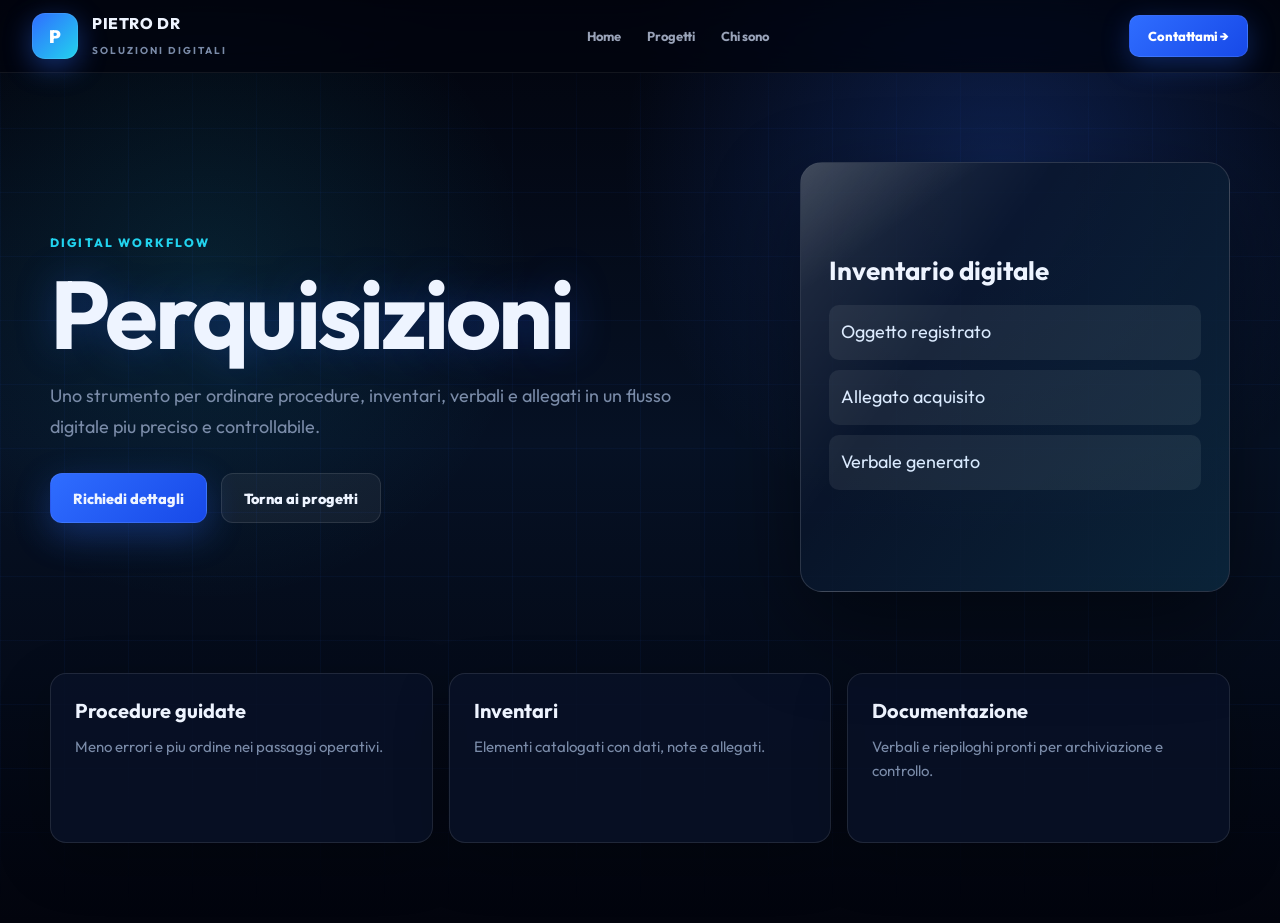
<file: perquisizioni.html>
<!DOCTYPE html>
<html lang="it">
<head>
  <meta charset="UTF-8" />
  <meta name="viewport" content="width=device-width, initial-scale=1.0" />
  <title>Perquisizioni | Pietro DR</title>
  <meta name="description" content="App per gestione digitale di perquisizioni, inventari e allegati." />
  <meta name="theme-color" content="#030712" />
  <link rel="preconnect" href="https://fonts.googleapis.com">
  <link rel="preconnect" href="https://fonts.gstatic.com" crossorigin>
  <link href="https://fonts.googleapis.com/css2?family=Outfit:wght@400;500;600;700;800;900&family=JetBrains+Mono:wght@400;500;700&display=swap" rel="stylesheet">
  <link rel="icon" href="data:image/svg+xml,%3Csvg xmlns='http://www.w3.org/2000/svg' viewBox='0 0 64 64'%3E%3Crect width='64' height='64' rx='14' fill='%23030712'/%3E%3Cpath d='M14 45V15h21c8 0 14 6 14 14s-6 14-14 14H25v-9h10c3 0 5-2 5-5s-2-5-5-5H24v21H14z' fill='%2322d3ee'/%3E%3C/svg%3E" />
  <link rel="stylesheet" href="project.css" />
</head>
<body>
  <div id="cursor" aria-hidden="true"><div class="cur-dot"></div><div class="cur-ring"></div></div>
  <canvas id="inkCanvas" aria-hidden="true"></canvas>
  <canvas id="codeCanvas" aria-hidden="true"></canvas>

  <header>
    <div class="inner">
      <a class="brand" href="index.html" aria-label="Torna alla home Pietro DR">
        <div class="logo">P</div>
        <div>
          <h2>PIETRO DR</h2>
          <span>Soluzioni digitali</span>
        </div>
      </a>
      <nav>
        <a href="index.html">Home</a>
        <a href="index.html#progetti">Progetti</a>
        <a href="index.html#chi-sono">Chi sono</a>
      </nav>
      <a class="top-btn" href="mailto:pietrodellarocca94@gmail.com">Contattami &rarr;</a>
    </div>
  </header>

  <div class="page-shell">
    <main>
      <section class="project-hero">
        <div>
          <span class="eyebrow">Digital workflow</span>
          <h1>Perquisizioni</h1>
          <p>Uno strumento per ordinare procedure, inventari, verbali e allegati in un flusso digitale piu preciso e controllabile.</p>
          <div class="actions">
            <a class="btn primary" href="mailto:pietrodellarocca94@gmail.com?subject=App%20Perquisizioni">Richiedi dettagli</a>
            <a class="btn" href="index.html#progetti">Torna ai progetti</a>
          </div>
        </div>
        <div class="device-preview list-preview">
          <b>Inventario digitale</b>
          <p>Oggetto registrato</p><p>Allegato acquisito</p><p>Verbale generato</p>
        </div>
      </section>

      <section class="grid">
        <article><strong>Procedure guidate</strong><span>Meno errori e piu ordine nei passaggi operativi.</span></article>
        <article><strong>Inventari</strong><span>Elementi catalogati con dati, note e allegati.</span></article>
        <article><strong>Documentazione</strong><span>Verbali e riepiloghi pronti per archiviazione e controllo.</span></article>
      </section>
    </main>
  </div>

  <script src="shared.js"></script>
</body>
</html>
</file>
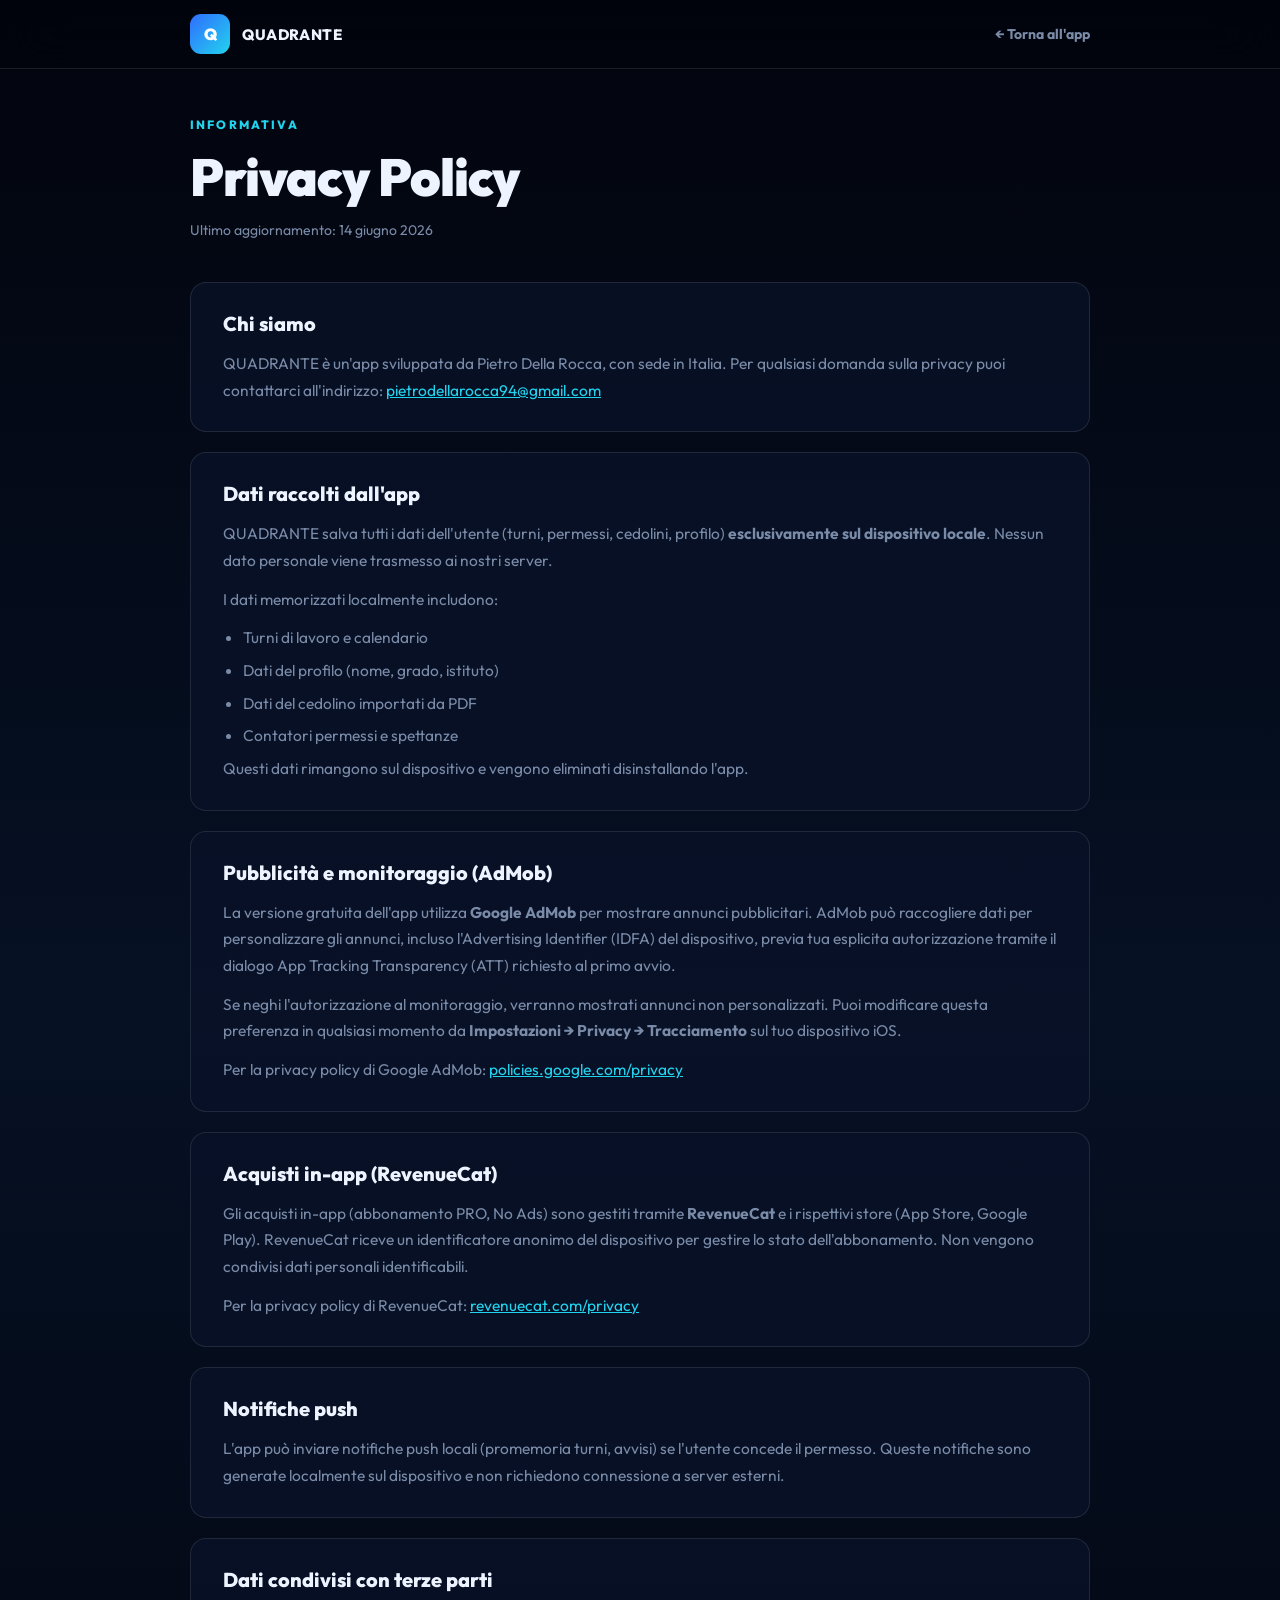
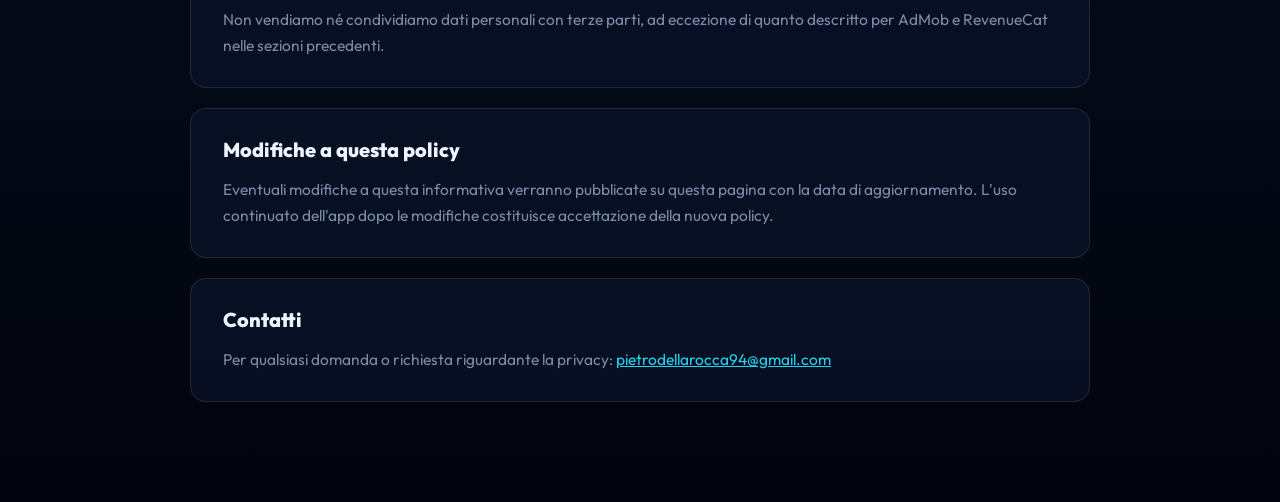
<file: quadrante-privacy.html>
<!DOCTYPE html>
<html lang="it">
<head>
  <meta charset="UTF-8" />
  <meta name="viewport" content="width=device-width, initial-scale=1.0" />
  <title>Privacy Policy — QUADRANTE</title>
  <meta name="description" content="Informativa sulla privacy dell'app QUADRANTE." />
  <meta name="theme-color" content="#030712" />
  <link rel="preconnect" href="https://fonts.googleapis.com">
  <link rel="preconnect" href="https://fonts.gstatic.com" crossorigin>
  <link href="https://fonts.googleapis.com/css2?family=Outfit:wght@400;500;600;700;800;900&display=swap" rel="stylesheet">
  <style>
    :root {
      --bg: #030712;
      --text: #eef4ff;
      --muted: #7a8ba8;
      --blue: #2f6dff;
      --cyan: #22d3ee;
      --line: rgba(255,255,255,.10);
      --panel: rgba(9,18,40,.82);
      --radius: 16px;
    }
    *, *::before, *::after { box-sizing: border-box; margin: 0; padding: 0; }
    body {
      font-family: 'Outfit', 'Segoe UI', Arial, sans-serif;
      color: var(--text);
      background: linear-gradient(180deg, #02040d 0%, #061124 48%, #02040d 100%);
      min-height: 100dvh;
      padding: 0 0 80px;
    }
    header {
      position: sticky; top: 0; z-index: 100;
      background: rgba(2,4,13,.78);
      backdrop-filter: blur(24px);
      border-bottom: 1px solid var(--line);
    }
    .inner {
      width: min(900px, calc(100% - 48px));
      margin: auto; height: 68px;
      display: flex; align-items: center; justify-content: space-between;
    }
    .brand { display: flex; align-items: center; gap: 12px; text-decoration: none; color: inherit; }
    .logo {
      width: 40px; height: 40px; border-radius: 11px;
      display: grid; place-items: center;
      background: linear-gradient(135deg, var(--blue), var(--cyan));
      font-weight: 900; font-size: 16px; color: #fff;
    }
    .brand-name { font-size: 15px; font-weight: 800; letter-spacing: .04em; }
    .content {
      width: min(900px, calc(100% - 48px));
      margin: 48px auto 0;
    }
    .eyebrow {
      color: var(--cyan); font-size: 12px; font-weight: 800;
      letter-spacing: .18em; text-transform: uppercase; margin-bottom: 12px;
      display: block;
    }
    h1 { font-size: clamp(32px, 5vw, 52px); font-weight: 900; letter-spacing: -.02em; margin-bottom: 8px; }
    .updated { color: var(--muted); font-size: 14px; margin-bottom: 40px; }
    .card {
      background: var(--panel);
      border: 1px solid var(--line);
      border-radius: var(--radius);
      padding: 28px 32px;
      margin-bottom: 20px;
    }
    h2 { font-size: 20px; font-weight: 800; margin-bottom: 14px; color: var(--text); }
    p { color: var(--muted); line-height: 1.72; font-size: 15.5px; margin-bottom: 12px; }
    p:last-child { margin-bottom: 0; }
    ul { color: var(--muted); line-height: 1.72; font-size: 15.5px; padding-left: 20px; }
    ul li { margin-bottom: 6px; }
    a { color: var(--cyan); }
    @media (max-width: 600px) {
      .card { padding: 20px; }
    }
  </style>
</head>
<body>
  <header>
    <div class="inner">
      <a class="brand" href="mod14.html">
        <div class="logo">Q</div>
        <span class="brand-name">QUADRANTE</span>
      </a>
      <a href="mod14.html" style="color:var(--muted);font-size:14px;font-weight:700;text-decoration:none;">← Torna all'app</a>
    </div>
  </header>

  <div class="content">
    <span class="eyebrow">Informativa</span>
    <h1>Privacy Policy</h1>
    <p class="updated">Ultimo aggiornamento: 14 giugno 2026</p>

    <div class="card">
      <h2>Chi siamo</h2>
      <p>QUADRANTE è un'app sviluppata da Pietro Della Rocca, con sede in Italia. Per qualsiasi domanda sulla privacy puoi contattarci all'indirizzo: <a href="mailto:pietrodellarocca94@gmail.com">pietrodellarocca94@gmail.com</a></p>
    </div>

    <div class="card">
      <h2>Dati raccolti dall'app</h2>
      <p>QUADRANTE salva tutti i dati dell'utente (turni, permessi, cedolini, profilo) <strong>esclusivamente sul dispositivo locale</strong>. Nessun dato personale viene trasmesso ai nostri server.</p>
      <p>I dati memorizzati localmente includono:</p>
      <ul>
        <li>Turni di lavoro e calendario</li>
        <li>Dati del profilo (nome, grado, istituto)</li>
        <li>Dati del cedolino importati da PDF</li>
        <li>Contatori permessi e spettanze</li>
      </ul>
      <p>Questi dati rimangono sul dispositivo e vengono eliminati disinstallando l'app.</p>
    </div>

    <div class="card">
      <h2>Pubblicità e monitoraggio (AdMob)</h2>
      <p>La versione gratuita dell'app utilizza <strong>Google AdMob</strong> per mostrare annunci pubblicitari. AdMob può raccogliere dati per personalizzare gli annunci, incluso l'Advertising Identifier (IDFA) del dispositivo, previa tua esplicita autorizzazione tramite il dialogo App Tracking Transparency (ATT) richiesto al primo avvio.</p>
      <p>Se neghi l'autorizzazione al monitoraggio, verranno mostrati annunci non personalizzati. Puoi modificare questa preferenza in qualsiasi momento da <strong>Impostazioni → Privacy → Tracciamento</strong> sul tuo dispositivo iOS.</p>
      <p>Per la privacy policy di Google AdMob: <a href="https://policies.google.com/privacy" target="_blank" rel="noopener">policies.google.com/privacy</a></p>
    </div>

    <div class="card">
      <h2>Acquisti in-app (RevenueCat)</h2>
      <p>Gli acquisti in-app (abbonamento PRO, No Ads) sono gestiti tramite <strong>RevenueCat</strong> e i rispettivi store (App Store, Google Play). RevenueCat riceve un identificatore anonimo del dispositivo per gestire lo stato dell'abbonamento. Non vengono condivisi dati personali identificabili.</p>
      <p>Per la privacy policy di RevenueCat: <a href="https://www.revenuecat.com/privacy" target="_blank" rel="noopener">revenuecat.com/privacy</a></p>
    </div>

    <div class="card">
      <h2>Notifiche push</h2>
      <p>L'app può inviare notifiche push locali (promemoria turni, avvisi) se l'utente concede il permesso. Queste notifiche sono generate localmente sul dispositivo e non richiedono connessione a server esterni.</p>
    </div>

    <div class="card">
      <h2>Dati condivisi con terze parti</h2>
      <p>Non vendiamo né condividiamo dati personali con terze parti, ad eccezione di quanto descritto per AdMob e RevenueCat nelle sezioni precedenti.</p>
    </div>

    <div class="card">
      <h2>Modifiche a questa policy</h2>
      <p>Eventuali modifiche a questa informativa verranno pubblicate su questa pagina con la data di aggiornamento. L'uso continuato dell'app dopo le modifiche costituisce accettazione della nuova policy.</p>
    </div>

    <div class="card">
      <h2>Contatti</h2>
      <p>Per qualsiasi domanda o richiesta riguardante la privacy: <a href="mailto:pietrodellarocca94@gmail.com">pietrodellarocca94@gmail.com</a></p>
    </div>
  </div>
</body>
</html>
</file>
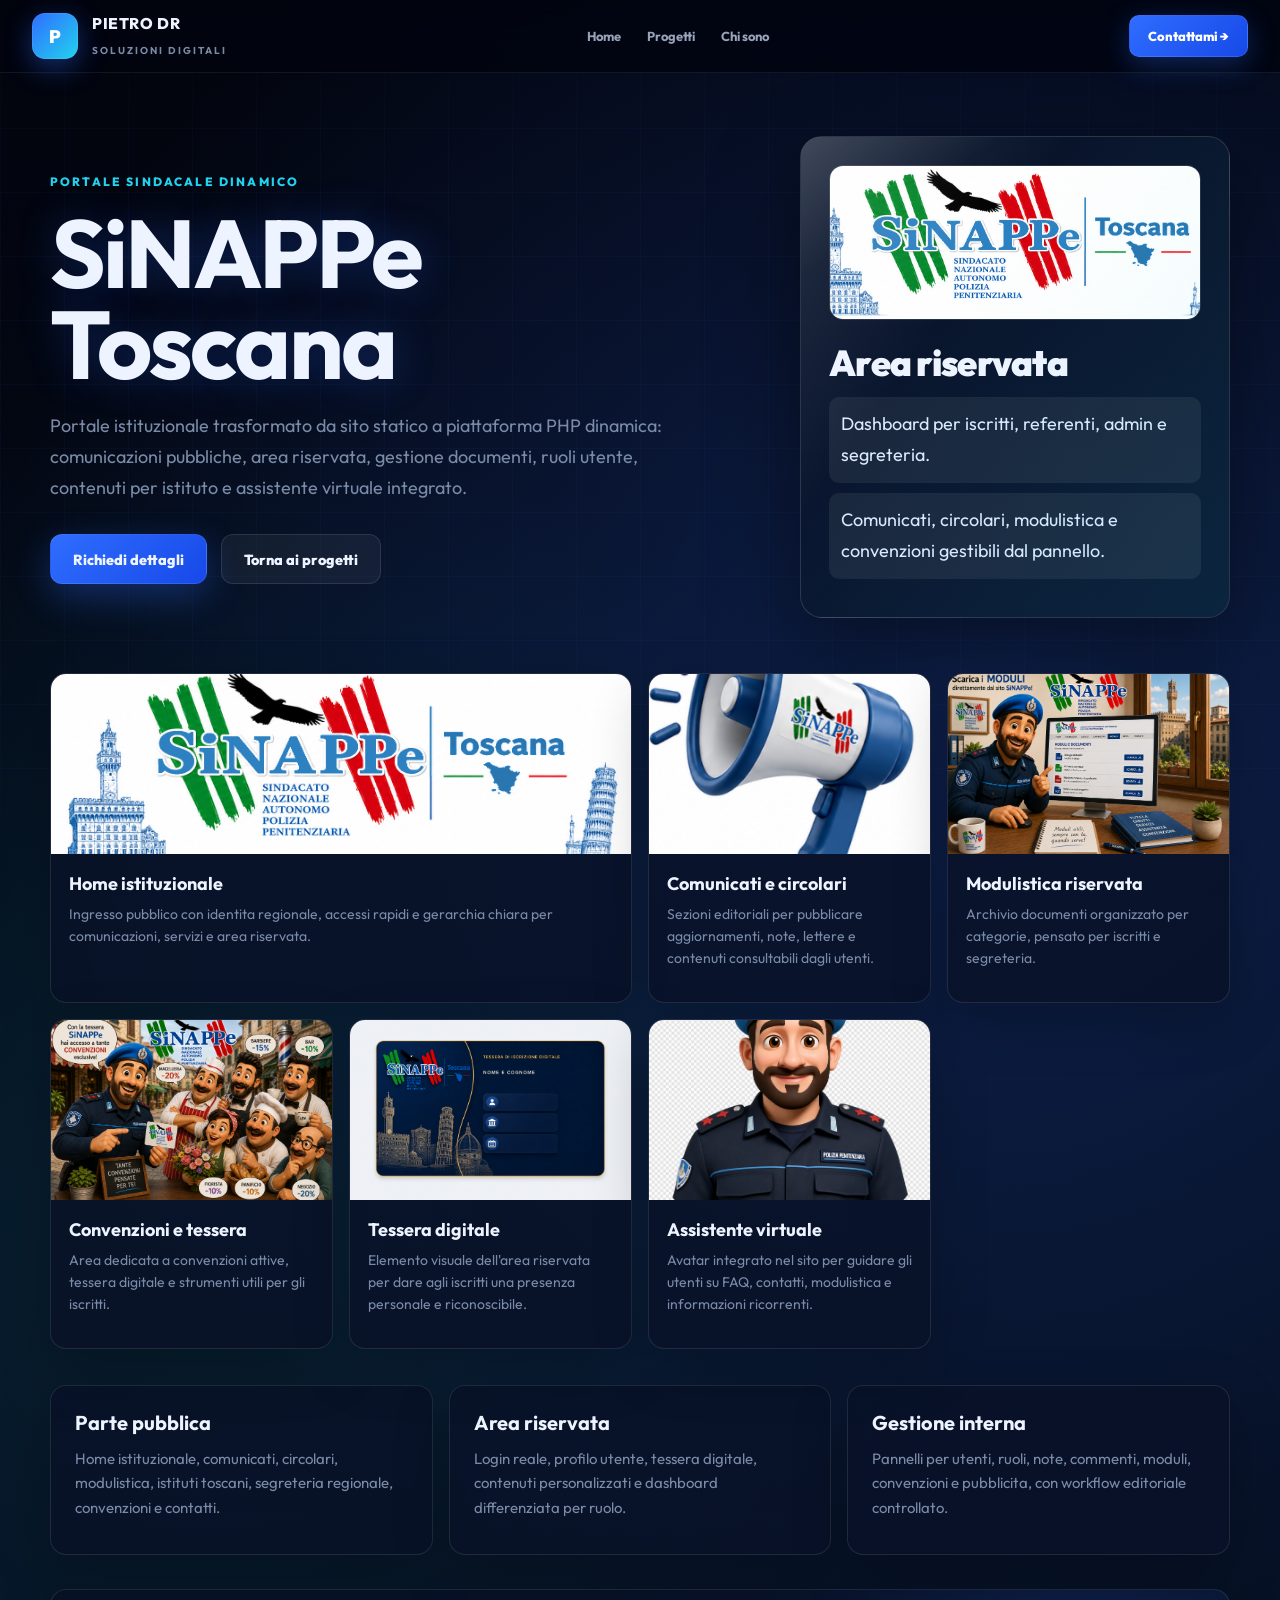
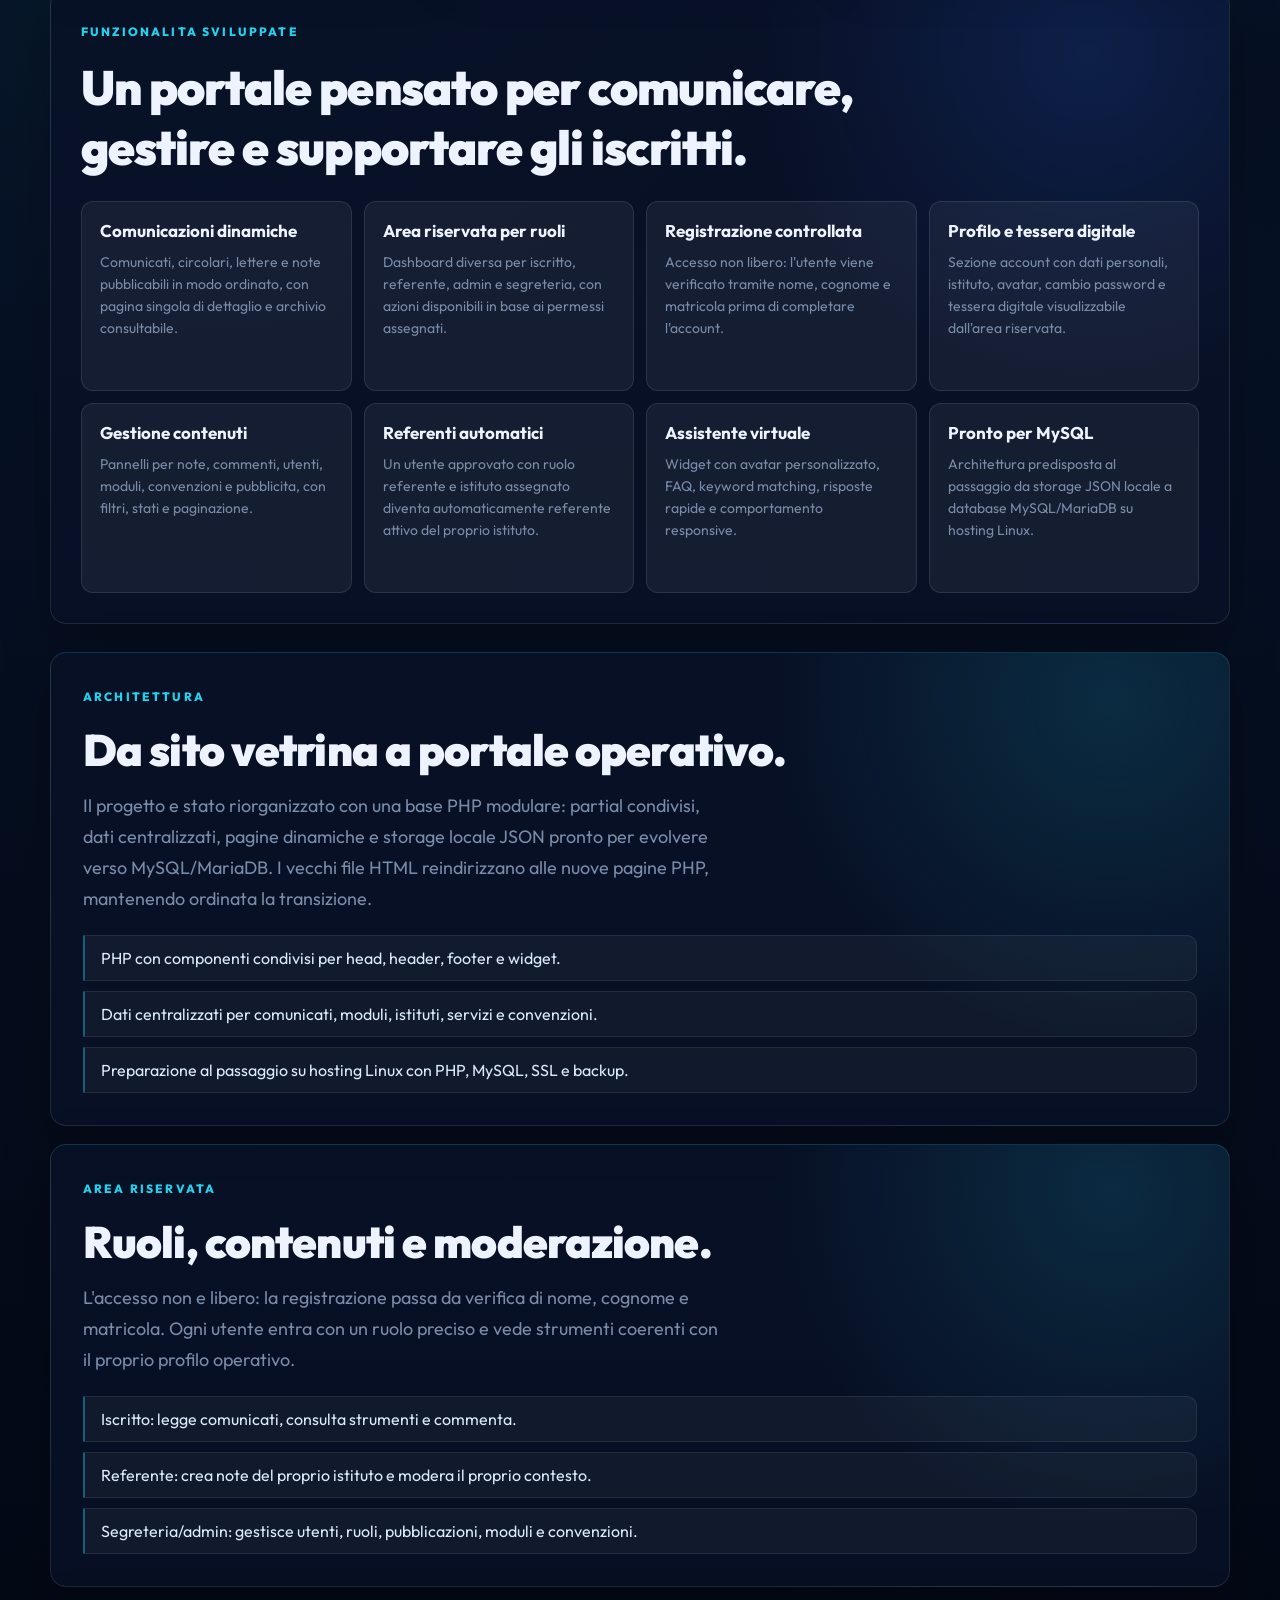
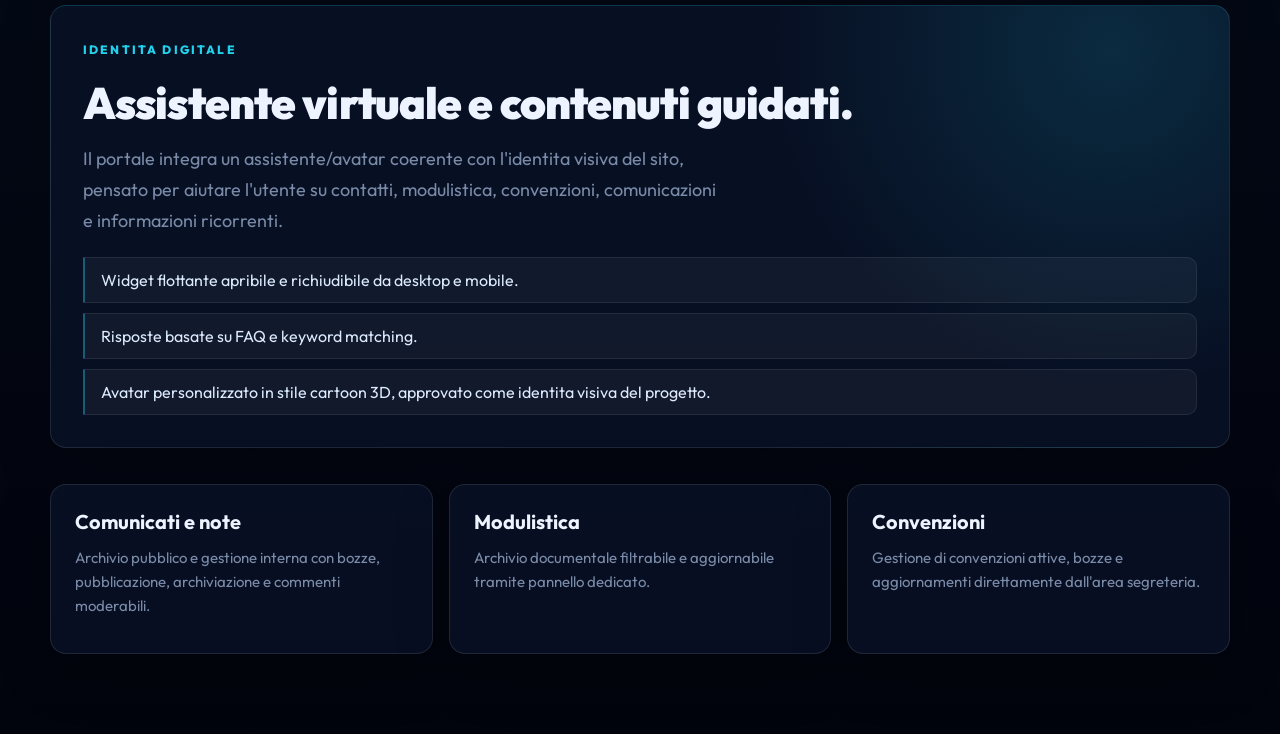
<file: siti-sindacali.html>
<!DOCTYPE html>
<html lang="it">
<head>
  <meta charset="UTF-8" />
  <meta name="viewport" content="width=device-width, initial-scale=1.0" />
  <title>SiNAPPe Toscana | Pietro DR</title>
  <meta name="description" content="Caso progetto SiNAPPe Toscana: portale sindacale dinamico con area riservata, gestione contenuti, modulistica, convenzioni e assistente virtuale." />
  <meta name="theme-color" content="#030712" />
  <link rel="preconnect" href="https://fonts.googleapis.com">
  <link rel="preconnect" href="https://fonts.gstatic.com" crossorigin>
  <link href="https://fonts.googleapis.com/css2?family=Outfit:wght@400;500;600;700;800;900&family=JetBrains+Mono:wght@400;500;700&display=swap" rel="stylesheet">
  <link rel="icon" href="data:image/svg+xml,%3Csvg xmlns='http://www.w3.org/2000/svg' viewBox='0 0 64 64'%3E%3Crect width='64' height='64' rx='14' fill='%23030712'/%3E%3Cpath d='M14 45V15h21c8 0 14 6 14 14s-6 14-14 14H25v-9h10c3 0 5-2 5-5s-2-5-5-5H24v21H14z' fill='%2322d3ee'/%3E%3C/svg%3E" />
  <link rel="stylesheet" href="project.css" />
</head>
<body>
  <div id="cursor" aria-hidden="true"><div class="cur-dot"></div><div class="cur-ring"></div></div>
  <canvas id="inkCanvas" aria-hidden="true"></canvas>
  <canvas id="codeCanvas" aria-hidden="true"></canvas>

  <header>
    <div class="inner">
      <a class="brand" href="index.html" aria-label="Torna alla home Pietro DR">
        <div class="logo">P</div>
        <div>
          <h2>PIETRO DR</h2>
          <span>Soluzioni digitali</span>
        </div>
      </a>
      <nav>
        <a href="index.html">Home</a>
        <a href="index.html#progetti">Progetti</a>
        <a href="index.html#chi-sono">Chi sono</a>
      </nav>
      <a class="top-btn" href="mailto:pietrodellarocca94@gmail.com">Contattami &rarr;</a>
    </div>
  </header>

  <div class="page-shell">
    <main>
      <section class="project-hero">
        <div>
          <span class="eyebrow">Portale sindacale dinamico</span>
          <h1>SiNAPPe Toscana</h1>
          <p>
            Portale istituzionale trasformato da sito statico a piattaforma PHP dinamica:
            comunicazioni pubbliche, area riservata, gestione documenti, ruoli utente,
            contenuti per istituto e assistente virtuale integrato.
          </p>
          <div class="actions">
            <a class="btn primary" href="mailto:pietrodellarocca94@gmail.com?subject=Progetto%20SiNAPPe%20Toscana">Richiedi dettagli</a>
            <a class="btn" href="index.html#progetti">Torna ai progetti</a>
          </div>
        </div>
        <div class="device-preview site-preview">
          <img class="preview-image" src="assets/sinappe/home-header-banner.png" alt="Banner del portale SiNAPPe Toscana">
          <h2>Area riservata</h2>
          <p>Dashboard per iscritti, referenti, admin e segreteria.</p>
          <p>Comunicati, circolari, modulistica e convenzioni gestibili dal pannello.</p>
        </div>
      </section>

      <section class="media-gallery" aria-label="Immagini del progetto SiNAPPe Toscana">
        <article class="media-card wide">
          <img src="assets/sinappe/home-header-banner.png" alt="Hero istituzionale SiNAPPe Toscana">
          <div>
            <strong>Home istituzionale</strong>
            <span>Ingresso pubblico con identita regionale, accessi rapidi e gerarchia chiara per comunicazioni, servizi e area riservata.</span>
          </div>
        </article>

        <article class="media-card">
          <img src="assets/sinappe/home-card-comunicati.png" alt="Card comunicati SiNAPPe">
          <div>
            <strong>Comunicati e circolari</strong>
            <span>Sezioni editoriali per pubblicare aggiornamenti, note, lettere e contenuti consultabili dagli utenti.</span>
          </div>
        </article>

        <article class="media-card">
          <img src="assets/sinappe/moduli-hero-riservata.png" alt="Modulistica area riservata">
          <div>
            <strong>Modulistica riservata</strong>
            <span>Archivio documenti organizzato per categorie, pensato per iscritti e segreteria.</span>
          </div>
        </article>

        <article class="media-card">
          <img src="assets/sinappe/convenzioni-tessera-hero.png" alt="Convenzioni e tessera digitale">
          <div>
            <strong>Convenzioni e tessera</strong>
            <span>Area dedicata a convenzioni attive, tessera digitale e strumenti utili per gli iscritti.</span>
          </div>
        </article>

        <article class="media-card">
          <img src="assets/sinappe/membership-card-base.png" alt="Base grafica della tessera digitale">
          <div>
            <strong>Tessera digitale</strong>
            <span>Elemento visuale dell'area riservata per dare agli iscritti una presenza personale e riconoscibile.</span>
          </div>
        </article>

        <article class="media-card">
          <img src="assets/sinappe/assistant-avatar-chest.png" alt="Assistente virtuale SiNAPPe">
          <div>
            <strong>Assistente virtuale</strong>
            <span>Avatar integrato nel sito per guidare gli utenti su FAQ, contatti, modulistica e informazioni ricorrenti.</span>
          </div>
        </article>
      </section>

      <section class="grid">
        <article><strong>Parte pubblica</strong><span>Home istituzionale, comunicati, circolari, modulistica, istituti toscani, segreteria regionale, convenzioni e contatti.</span></article>
        <article><strong>Area riservata</strong><span>Login reale, profilo utente, tessera digitale, contenuti personalizzati e dashboard differenziata per ruolo.</span></article>
        <article><strong>Gestione interna</strong><span>Pannelli per utenti, ruoli, note, commenti, moduli, convenzioni e pubblicita, con workflow editoriale controllato.</span></article>
      </section>

      <section class="functionality-section">
        <div class="eyebrow">Funzionalita sviluppate</div>
        <h2>Un portale pensato per comunicare, gestire e supportare gli iscritti.</h2>
        <div class="functionality-grid">
          <article>
            <b>Comunicazioni dinamiche</b>
            <p>Comunicati, circolari, lettere e note pubblicabili in modo ordinato, con pagina singola di dettaglio e archivio consultabile.</p>
          </article>
          <article>
            <b>Area riservata per ruoli</b>
            <p>Dashboard diversa per iscritto, referente, admin e segreteria, con azioni disponibili in base ai permessi assegnati.</p>
          </article>
          <article>
            <b>Registrazione controllata</b>
            <p>Accesso non libero: l'utente viene verificato tramite nome, cognome e matricola prima di completare l'account.</p>
          </article>
          <article>
            <b>Profilo e tessera digitale</b>
            <p>Sezione account con dati personali, istituto, avatar, cambio password e tessera digitale visualizzabile dall'area riservata.</p>
          </article>
          <article>
            <b>Gestione contenuti</b>
            <p>Pannelli per note, commenti, utenti, moduli, convenzioni e pubblicita, con filtri, stati e paginazione.</p>
          </article>
          <article>
            <b>Referenti automatici</b>
            <p>Un utente approvato con ruolo referente e istituto assegnato diventa automaticamente referente attivo del proprio istituto.</p>
          </article>
          <article>
            <b>Assistente virtuale</b>
            <p>Widget con avatar personalizzato, FAQ, keyword matching, risposte rapide e comportamento responsive.</p>
          </article>
          <article>
            <b>Pronto per MySQL</b>
            <p>Architettura predisposta al passaggio da storage JSON locale a database MySQL/MariaDB su hosting Linux.</p>
          </article>
        </div>
      </section>

      <section class="case-study">
        <article class="case-block">
          <span class="eyebrow">Architettura</span>
          <h2>Da sito vetrina a portale operativo.</h2>
          <p>
            Il progetto e stato riorganizzato con una base PHP modulare: partial condivisi,
            dati centralizzati, pagine dinamiche e storage locale JSON pronto per evolvere
            verso MySQL/MariaDB. I vecchi file HTML reindirizzano alle nuove pagine PHP,
            mantenendo ordinata la transizione.
          </p>
          <ul class="case-list">
            <li>PHP con componenti condivisi per head, header, footer e widget.</li>
            <li>Dati centralizzati per comunicati, moduli, istituti, servizi e convenzioni.</li>
            <li>Preparazione al passaggio su hosting Linux con PHP, MySQL, SSL e backup.</li>
          </ul>
        </article>

        <article class="case-block">
          <span class="eyebrow">Area riservata</span>
          <h2>Ruoli, contenuti e moderazione.</h2>
          <p>
            L'accesso non e libero: la registrazione passa da verifica di nome, cognome
            e matricola. Ogni utente entra con un ruolo preciso e vede strumenti coerenti
            con il proprio profilo operativo.
          </p>
          <ul class="case-list">
            <li>Iscritto: legge comunicati, consulta strumenti e commenta.</li>
            <li>Referente: crea note del proprio istituto e modera il proprio contesto.</li>
            <li>Segreteria/admin: gestisce utenti, ruoli, pubblicazioni, moduli e convenzioni.</li>
          </ul>
        </article>

        <article class="case-block">
          <span class="eyebrow">Identita digitale</span>
          <h2>Assistente virtuale e contenuti guidati.</h2>
          <p>
            Il portale integra un assistente/avatar coerente con l'identita visiva del sito,
            pensato per aiutare l'utente su contatti, modulistica, convenzioni, comunicazioni
            e informazioni ricorrenti.
          </p>
          <ul class="case-list">
            <li>Widget flottante apribile e richiudibile da desktop e mobile.</li>
            <li>Risposte basate su FAQ e keyword matching.</li>
            <li>Avatar personalizzato in stile cartoon 3D, approvato come identita visiva del progetto.</li>
          </ul>
        </article>
      </section>

      <section class="grid">
        <article><strong>Comunicati e note</strong><span>Archivio pubblico e gestione interna con bozze, pubblicazione, archiviazione e commenti moderabili.</span></article>
        <article><strong>Modulistica</strong><span>Archivio documentale filtrabile e aggiornabile tramite pannello dedicato.</span></article>
        <article><strong>Convenzioni</strong><span>Gestione di convenzioni attive, bozze e aggiornamenti direttamente dall'area segreteria.</span></article>
      </section>
    </main>
  </div>

  <script src="shared.js"></script>
</body>
</html>
</file>
<file: project.css>
:root {
  --bg: #030712;
  --panel: rgba(9, 18, 40, .82);
  --line: rgba(255, 255, 255, .10);
  --text: #eef4ff;
  --muted: #7a8ba8;
  --blue: #2f6dff;
  --cyan: #22d3ee;
  --green: #34d399;
  --violet: #8b5cf6;
  --amber: #f59e0b;
  --radius: 16px;
  --t: .28s cubic-bezier(.4, 0, .2, 1);
}

*, *::before, *::after { box-sizing: border-box; margin: 0; padding: 0; }
html { scroll-behavior: smooth; }

body {
  font-family: 'Outfit', 'Segoe UI', Arial, sans-serif;
  color: var(--text);
  background:
    radial-gradient(circle at 78% 18%, rgba(47, 109, 255, .24), transparent 30%),
    radial-gradient(circle at 16% 30%, rgba(34, 211, 238, .10), transparent 26%),
    linear-gradient(180deg, #02040d 0%, #061124 48%, #02040d 100%);
  overflow-x: hidden;
  min-height: 100dvh;
}

body::before {
  content: "";
  position: fixed;
  inset: 0;
  z-index: -2;
  background-image:
    linear-gradient(rgba(47, 109, 255, .05) 1px, transparent 1px),
    linear-gradient(90deg, rgba(47, 109, 255, .05) 1px, transparent 1px);
  background-size: 64px 64px;
  mask-image: linear-gradient(to bottom, transparent 0%, black 16%, black 82%, transparent 100%);
  pointer-events: none;
}

a { color: inherit; text-decoration: none; }

/* ── HEADER ── */
header {
  position: sticky;
  top: 0;
  z-index: 100;
  background: rgba(2, 4, 13, .78);
  backdrop-filter: blur(24px) saturate(160%);
  -webkit-backdrop-filter: blur(24px) saturate(160%);
  border-bottom: 1px solid rgba(255, 255, 255, .07);
}

.inner {
  width: min(1360px, calc(100% - 64px));
  margin: auto;
  height: 72px;
  display: flex;
  align-items: center;
  justify-content: space-between;
  gap: 28px;
}

.brand {
  display: flex;
  align-items: center;
  gap: 14px;
  flex-shrink: 0;
}

.logo {
  width: 46px;
  height: 46px;
  border-radius: 13px;
  display: grid;
  place-items: center;
  background: linear-gradient(135deg, var(--blue), var(--cyan));
  box-shadow: 0 8px 28px rgba(47, 109, 255, .42), 0 0 0 1px rgba(255,255,255,.08) inset;
  color: #fff;
  font-weight: 900;
  font-size: 18px;
  letter-spacing: -.04em;
  flex-shrink: 0;
}

.brand h2 {
  font-size: 15.5px;
  font-weight: 800;
  letter-spacing: .04em;
  line-height: 1.1;
}

.brand span {
  display: block;
  margin-top: 4px;
  color: var(--muted);
  font-size: 10px;
  font-weight: 700;
  letter-spacing: .2em;
  text-transform: uppercase;
}

nav {
  display: flex;
  align-items: center;
  gap: 26px;
  font-size: 13px;
  font-weight: 700;
  color: #c4d0e8;
}

nav a {
  position: relative;
  padding: 8px 0;
  opacity: .78;
  transition: opacity var(--t), color var(--t);
}

nav a:hover { opacity: 1; color: #fff; }

.top-btn {
  display: inline-flex;
  align-items: center;
  gap: 9px;
  height: 42px;
  padding: 0 18px;
  border-radius: 10px;
  border: 1px solid rgba(255,255,255,.08);
  font-size: 13px;
  font-weight: 800;
  background: linear-gradient(135deg, var(--blue), #1749e8);
  box-shadow: 0 8px 28px rgba(47, 109, 255, .3);
  transition: transform var(--t), box-shadow var(--t), border-color var(--t);
  flex-shrink: 0;
  white-space: nowrap;
  color: #fff;
}

.top-btn:hover {
  transform: translateY(-2px);
  box-shadow: 0 14px 38px rgba(47, 109, 255, .46);
  border-color: rgba(34, 211, 238, .28);
}

/* ── CANVAS BACKGROUNDS ── */
#inkCanvas {
  position: fixed;
  inset: 0;
  width: 100%;
  height: 100%;
  z-index: -1;
  pointer-events: none;
  opacity: 0;
  transition: opacity 2s ease;
  filter: blur(22px);
}

#inkCanvas.ready { opacity: 1; }

@media (prefers-reduced-motion: reduce) { #inkCanvas { display: none; } }
@media (max-width: 720px) { #inkCanvas { filter: blur(16px); } }

#codeCanvas {
  position: fixed;
  inset: 0;
  width: 100%;
  height: 100%;
  z-index: -1;
  pointer-events: none;
  filter: blur(1.8px);
}

@media (max-width: 720px) { #codeCanvas { display: none; } }

/* ── CUSTOM CURSOR ── */
@media (pointer: fine) { body { cursor: none; } }

#cursor { position: fixed; top: 0; left: 0; pointer-events: none; z-index: 9999; }

.cur-dot {
  position: absolute;
  width: 5px; height: 5px;
  background: rgba(34,211,238,.95);
  border-radius: 50%;
  transform: translate(-50%,-50%);
  transition: transform .12s cubic-bezier(.16,1,.3,1), opacity .2s;
}

.cur-ring {
  position: absolute;
  width: 28px; height: 28px;
  border: 1.5px solid rgba(34,211,238,.4);
  border-radius: 50%;
  transform: translate(-50%,-50%);
  transition: width .42s cubic-bezier(.16,1,.3,1), height .42s cubic-bezier(.16,1,.3,1),
              border-color .3s, opacity .2s;
}

#cursor.hovering .cur-ring { width: 50px; height: 50px; border-color: rgba(34,211,238,.8); }
#cursor.hovering .cur-dot  { transform: translate(-50%,-50%) scale(1.8); }
#cursor.pressing .cur-ring { width: 20px; height: 20px; transition-duration: .08s; }
#cursor.hidden .cur-dot, #cursor.hidden .cur-ring { opacity: 0; }

@media (pointer: coarse) { #cursor { display: none; } }

/* ── PAGE SHELL ── */
.page-shell {
  width: min(1180px, calc(100% - 48px));
  margin: 0 auto;
  padding: 44px 0 80px;
}

/* ── PROJECT HERO ── */
.project-hero {
  display: grid;
  grid-template-columns: 1fr 430px;
  gap: 54px;
  align-items: center;
  min-height: 520px;
}

.eyebrow {
  display: inline-flex;
  margin-bottom: 18px;
  color: var(--cyan);
  font-size: 12px;
  font-weight: 800;
  letter-spacing: .18em;
  text-transform: uppercase;
}

h1 {
  font-size: clamp(52px, 8vw, 96px);
  line-height: .95;
  margin-bottom: 22px;
  text-shadow: 0 0 40px rgba(47, 109, 255, .28);
  letter-spacing: -.03em;
}

h2 {
  font-size: clamp(22px, 3vw, 36px);
  font-weight: 900;
  letter-spacing: -.02em;
  margin-bottom: 12px;
  line-height: 1.25;
}

p {
  color: var(--muted);
  font-size: 18px;
  line-height: 1.72;
  max-width: 640px;
}

.actions {
  display: flex;
  flex-wrap: wrap;
  gap: 14px;
  margin-top: 30px;
}

.btn {
  display: inline-flex;
  align-items: center;
  justify-content: center;
  min-height: 50px;
  padding: 0 22px;
  border-radius: 12px;
  border: 1px solid var(--line);
  background: rgba(255, 255, 255, .055);
  font-weight: 800;
  font-family: 'Outfit', sans-serif;
  font-size: 14.5px;
  color: var(--text);
  transition: transform var(--t), box-shadow var(--t), border-color var(--t), background var(--t);
  white-space: nowrap;
}

.btn:hover {
  transform: translateY(-2px);
  border-color: rgba(34, 211, 238, .32);
}

.btn.primary {
  background: linear-gradient(135deg, var(--blue), #1749e8);
  border-color: rgba(255,255,255,.08);
  box-shadow: 0 12px 36px rgba(47, 109, 255, .32);
}

.btn.primary:hover { box-shadow: 0 20px 50px rgba(47, 109, 255, .48); }
.btn:active { transform: translateY(-1px) scale(.98); }

/* ── DEVICE PREVIEW ── */
.device-preview {
  min-height: 430px;
  border-radius: 22px;
  background:
    linear-gradient(145deg, rgba(255, 255, 255, .12), transparent 18%),
    rgba(10, 22, 44, .82);
  border: 1px solid rgba(255, 255, 255, .14);
  box-shadow: 0 34px 90px rgba(0, 0, 0, .46);
  padding: 28px;
  display: grid;
  place-items: center;
  position: relative;
  overflow: hidden;
}


.device-preview::after {
  content: "";
  position: absolute;
  inset: 0;
  background: linear-gradient(125deg, rgba(255, 255, 255, .12), transparent 35%, rgba(34, 211, 238, .08));
  pointer-events: none;
}

.phone-ui {
  width: 210px;
  min-height: 360px;
  border-radius: 30px;
  padding: 48px 16px 18px;
  background: linear-gradient(180deg, #111b34, #071225);
  border: 10px solid #050810;
  box-shadow: 0 28px 70px rgba(0, 0, 0, .48);
}

.phone-ui b,
.ai-preview b,
.list-preview b {
  display: block;
  font-size: 26px;
  margin-bottom: 18px;
}

.phone-ui span,
.phone-ui small,
.ai-preview span,
.list-preview p,
.site-preview p {
  display: block;
  padding: 12px;
  border-radius: 10px;
  background: rgba(255, 255, 255, .07);
  color: #dbeafe;
  margin-bottom: 10px;
}

.tiles {
  display: grid;
  grid-template-columns: 1fr 1fr;
  gap: 9px;
  margin: 14px 0;
}

.tiles i {
  min-height: 58px;
  border-radius: 10px;
  background: linear-gradient(135deg, rgba(139, 92, 246, .35), rgba(34, 211, 238, .18));
}

.dashboard-preview {
  align-content: center;
  gap: 16px;
}

.dash-row {
  display: grid;
  grid-template-columns: repeat(3, 1fr);
  gap: 12px;
  width: 100%;
}

.dash-row span,
.dash-list i {
  display: block;
  min-height: 72px;
  border-radius: 12px;
  background: rgba(255, 255, 255, .075);
  border: 1px solid rgba(255, 255, 255, .10);
}

.dash-chart {
  width: 100%;
  min-height: 150px;
  border-radius: 14px;
  background:
    linear-gradient(135deg, transparent 22%, rgba(34, 211, 238, .35) 23%, transparent 25%),
    linear-gradient(35deg, transparent 50%, rgba(47, 109, 255, .55) 51%, transparent 54%),
    rgba(255, 255, 255, .055);
  border: 1px solid rgba(255, 255, 255, .10);
}

.dash-list {
  display: grid;
  gap: 10px;
  width: 100%;
}

.dash-list i { min-height: 38px; }

.list-preview,
.site-preview,
.ai-preview {
  align-content: center;
  justify-items: stretch;
}

.site-preview div {
  height: 120px;
  border-radius: 14px;
  background: linear-gradient(135deg, rgba(245, 158, 11, .36), rgba(47, 109, 255, .24));
  margin-bottom: 20px;
}

.preview-image {
  width: 100%;
  height: 155px;
  object-fit: cover;
  border-radius: 14px;
  margin-bottom: 20px;
  border: 1px solid rgba(255, 255, 255, .12);
}

.ai-preview span { border-left: 3px solid var(--cyan); }

/* ── PHONE SCREENSHOTS HERO (QUADRANTE) ── */
.phone-screenshots-hero {
  overflow: visible !important;
  background: transparent;
  border-color: transparent;
  box-shadow: none;
  padding: 0;
  min-height: 480px;
}
.phone-screenshots-hero::after { display: none; }

.psh-frame {
  position: absolute;
  overflow: visible;
}

.psh-screenshot {
  width: 100%;
  height: 100%;
  object-fit: cover;
  object-position: top;
  display: block;
  clip-path: inset(0 0 0 0 round 32px);
}

/* cornice PNG libera, posizionata dai valori utente */
.psh-mockup {
  position: absolute;
  object-fit: fill;
  z-index: 5;
  pointer-events: none;
}

.psh-splash .psh-mockup {
  width: 246px;
  height: 379px;
  left: -32px;
  top: -16px;
}

.psh-home .psh-mockup {
  width: 300px;
  height: 456px;
  left: -41px;
  top: -19px;
}

.psh-splash {
  width: 170px;
  height: 348px;
  left: 16px;
  top: 56px;
  transform: rotate(-5deg);
  opacity: .7;
  z-index: 1;
}
.psh-home {
  width: 204px;
  height: 422px;
  right: 8px;
  top: 16px;
  transform: rotate(3deg);
  z-index: 2;
  box-shadow: 0 36px 90px rgba(0,0,0,.72);
}

/* ── PHONE SHOT MEDIA CARDS ── */
.media-card.phone-shot img {
  height: 260px;
  object-fit: cover;
  object-position: top;
  background: #06101f;
}
.media-card.phone-shot.wide img {
  height: 300px;
  object-position: center top;
}

/* ── INFO GRID ── */
.grid {
  display: grid;
  grid-template-columns: repeat(3, 1fr);
  gap: 16px;
  margin-top: 36px;
}

.grid article {
  min-height: 170px;
  padding: 24px;
  border-radius: var(--radius);
  background: var(--panel);
  border: 1px solid var(--line);
  box-shadow: 0 18px 55px rgba(0, 0, 0, .24);
  transition: border-color var(--t), box-shadow var(--t), transform var(--t);
}

.grid article:hover {
  border-color: rgba(34,211,238,.2);
  transform: translateY(-4px);
  box-shadow: 0 26px 70px rgba(0,0,0,.32);
}

.grid strong {
  display: block;
  font-size: 20px;
  margin-bottom: 12px;
}

.grid span {
  color: var(--muted);
  line-height: 1.62;
  font-size: 15px;
}

/* ── MEDIA GALLERY ── */
.media-gallery {
  display: grid;
  grid-template-columns: repeat(4, 1fr);
  gap: 16px;
  margin-top: 36px;
}

.media-card {
  min-height: 330px;
  border-radius: var(--radius);
  overflow: hidden;
  background: var(--panel);
  border: 1px solid var(--line);
  box-shadow: 0 18px 55px rgba(0, 0, 0, .24);
  transition: border-color var(--t), transform var(--t), box-shadow var(--t);
  position: relative;
}

.media-card::before {
  content: "";
  position: absolute;
  top: 0; left: 0; right: 0;
  height: 2px;
  background: linear-gradient(90deg, var(--blue), var(--cyan));
  opacity: 0;
  transition: opacity var(--t);
  z-index: 1;
}

.media-card:hover {
  border-color: rgba(34,211,238,.2);
  transform: translateY(-4px);
  box-shadow: 0 26px 70px rgba(0,0,0,.32);
}

.media-card:hover::before { opacity: 1; }

.media-card.wide { grid-column: span 2; }

.media-card img {
  width: 100%;
  height: 180px;
  object-fit: cover;
  display: block;
  background: rgba(255, 255, 255, .04);
}

.media-card div { padding: 18px; }

.media-card strong {
  display: block;
  font-size: 18px;
  margin-bottom: 8px;
}

.media-card span {
  display: block;
  color: var(--muted);
  font-size: 14px;
  line-height: 1.58;
}

/* ── FUNCTIONALITY SECTION ── */
.functionality-section {
  margin-top: 34px;
  padding: 30px;
  border-radius: var(--radius);
  background:
    radial-gradient(circle at 88% 10%, rgba(47, 109, 255, .16), transparent 28%),
    var(--panel);
  border: 1px solid var(--line);
  box-shadow: 0 18px 55px rgba(0, 0, 0, .24);
}

.functionality-section h2 {
  max-width: 860px;
  font-size: clamp(30px, 4vw, 48px);
  margin-bottom: 24px;
}

.functionality-grid {
  display: grid;
  grid-template-columns: repeat(4, 1fr);
  gap: 12px;
}

.functionality-grid article {
  min-height: 190px;
  padding: 18px;
  border-radius: 12px;
  background: rgba(255, 255, 255, .055);
  border: 1px solid rgba(255, 255, 255, .10);
  transition: border-color var(--t), transform var(--t), box-shadow var(--t);
}

.functionality-grid article:hover {
  border-color: rgba(34, 211, 238, .28);
  transform: translateY(-3px);
  box-shadow: 0 14px 38px rgba(0, 0, 0, .28);
}

.functionality-grid b {
  display: block;
  font-size: 17px;
  margin-bottom: 10px;
}

.functionality-grid p {
  font-size: 14px;
  line-height: 1.58;
  max-width: none;
}

/* ── CASE STUDY ── */
.case-study {
  display: grid;
  gap: 18px;
  margin-top: 28px;
}

.case-block {
  padding: 32px;
  border-radius: var(--radius);
  background:
    radial-gradient(circle at 90% 10%, rgba(34, 211, 238, .14), transparent 30%),
    var(--panel);
  border: 1px solid var(--line);
  border-top: 1px solid rgba(34, 211, 238, .2);
  box-shadow: 0 18px 55px rgba(0, 0, 0, .24);
}

.case-block h2 {
  font-size: clamp(28px, 4vw, 44px);
  margin-bottom: 14px;
}

.case-list {
  display: grid;
  gap: 10px;
  margin-top: 20px;
  color: #dbeafe;
  list-style: none;
}

.case-list li {
  padding: 12px 16px;
  border-radius: 0 10px 10px 0;
  background: rgba(255, 255, 255, .045);
  border: 1px solid rgba(255, 255, 255, .08);
  border-left: 2px solid rgba(34, 211, 238, .38);
}

/* ── RESPONSIVE ── */
@media (max-width: 860px) {
  .project-hero,
  .grid,
  .media-gallery,
  .functionality-grid {
    grid-template-columns: 1fr;
  }

  .media-card.wide { grid-column: auto; }

  .device-preview { min-height: 360px; }

  .phone-screenshots-hero { min-height: 340px; }

  .psh-splash {
    width: 130px;
    height: 268px;
    left: 8px;
    top: 36px;
  }
  .psh-home {
    width: 158px;
    height: 324px;
    right: 0;
    top: 8px;
  }

  .actions { flex-direction: column; }

  .btn { width: 100%; }
}

@media (max-width: 720px) {
  .inner { width: calc(100% - 32px); }
  nav { display: none; }
  .top-btn { display: none; }
  .page-shell { width: calc(100% - 32px); padding: 32px 0 60px; }
  h1 { font-size: 48px; }
}
</file>
